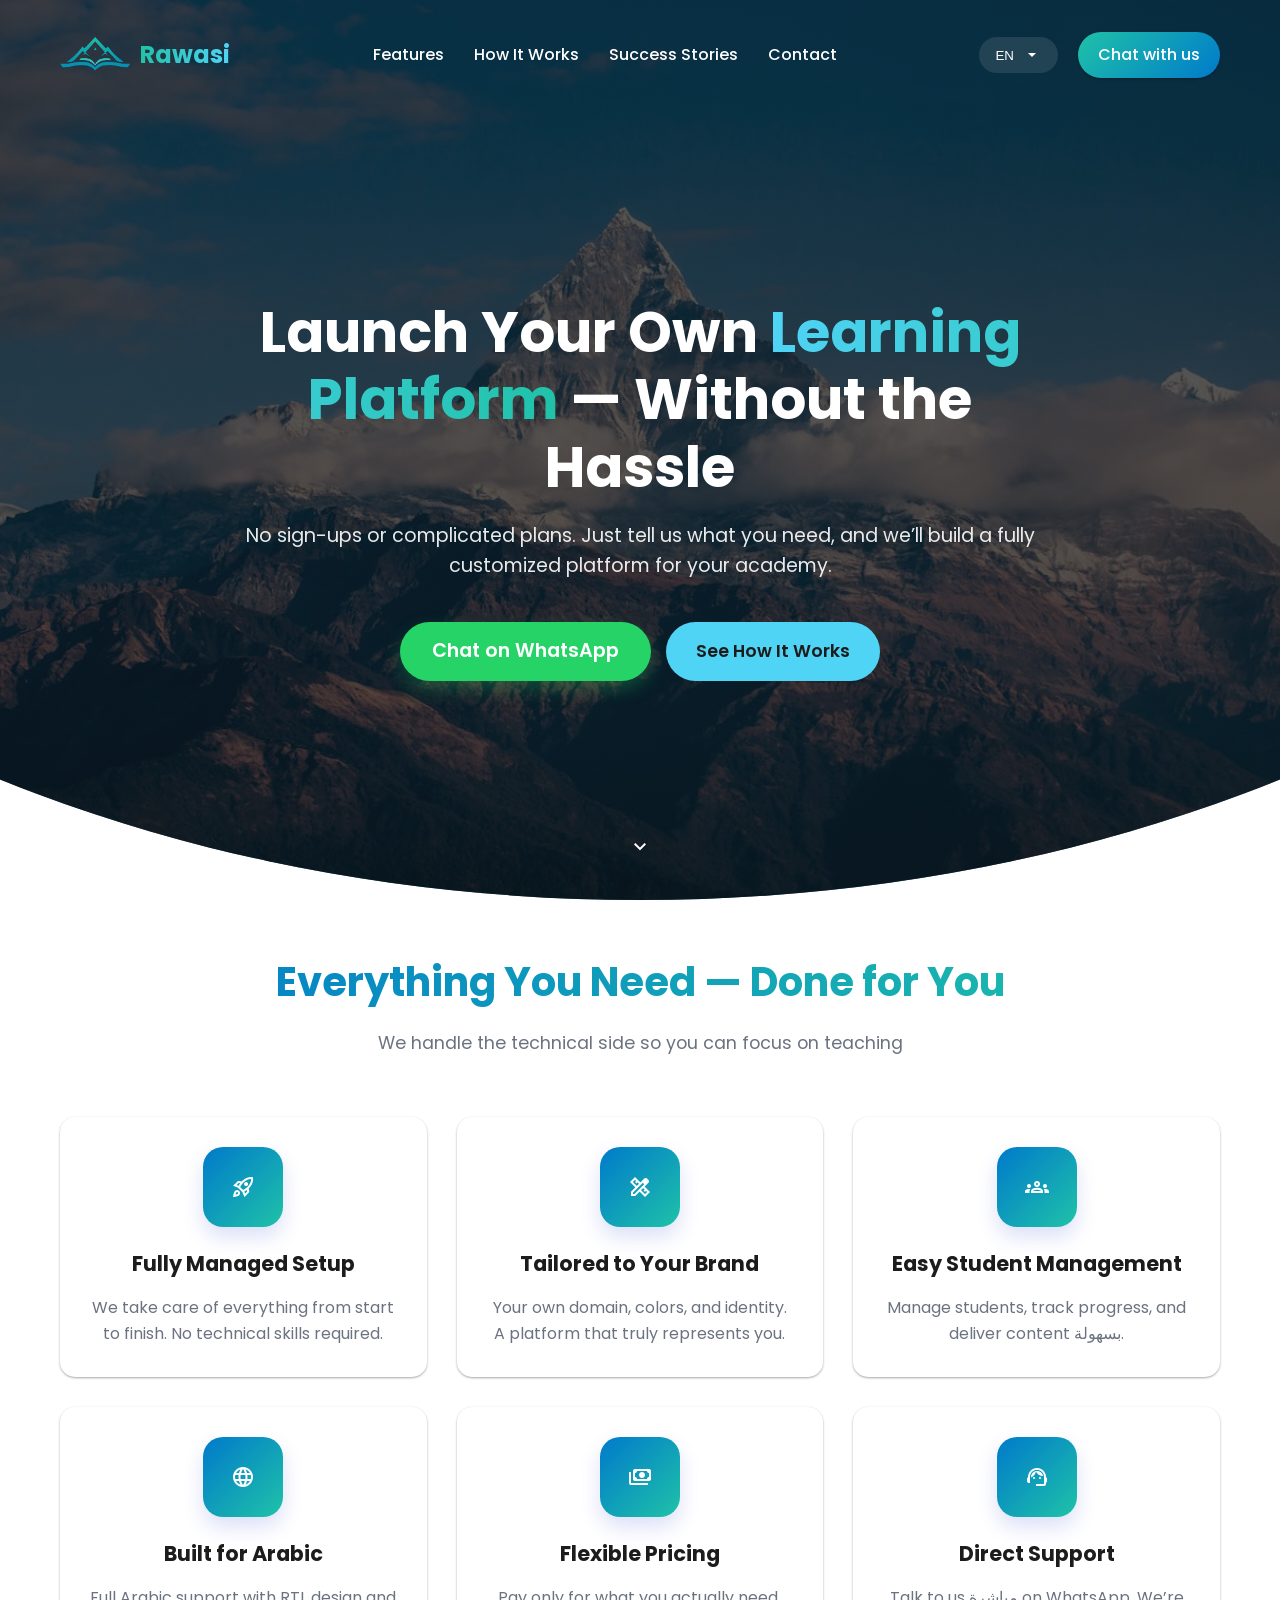
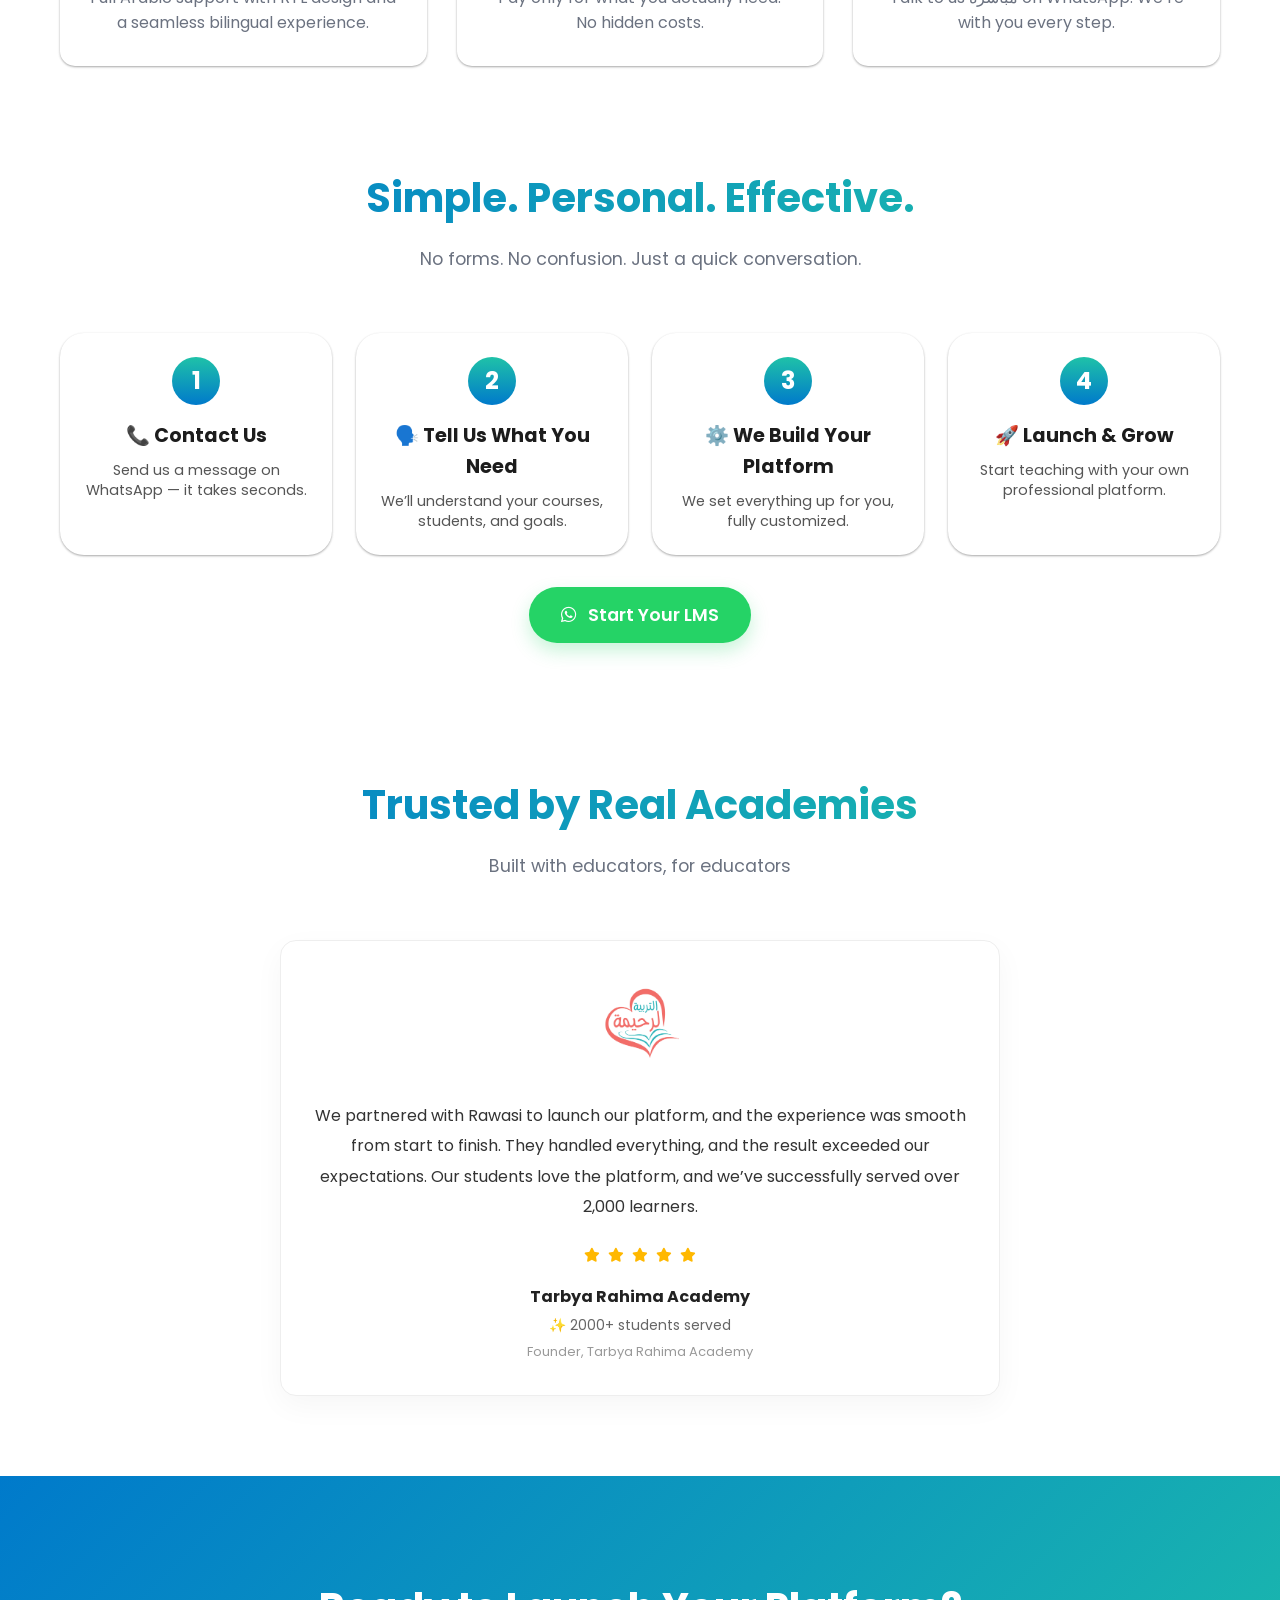
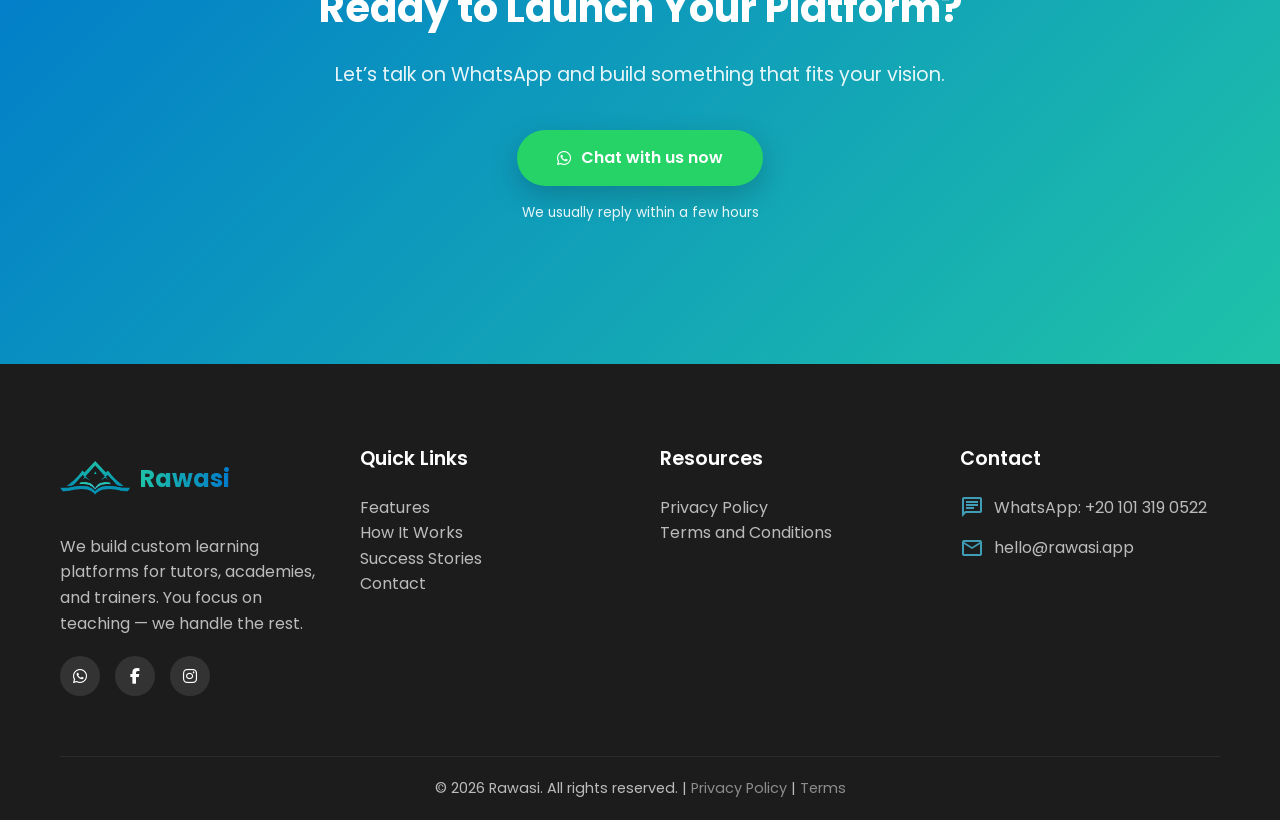
<file: index.html>
<!DOCTYPE html>
<html lang="en" dir="ltr">
<head>
    <meta charset="UTF-8">
    <title data-i18n="page_title">Rawasi - Your Custom Learning Platform</title>
    <meta name="viewport" content="width=device-width, initial-scale=1.0">
    <meta http-equiv="Content-Language" content="en">
    <meta name="description" data-i18n="meta_description"
          content="Get your own custom-built learning platform — no sign-up, no plans. Just contact us, we'll build it for you.">

    <meta property="og:title" content="Rawasi | Custom E-Learning Platform Development">
    <meta property="og:description" content="We build custom learning platforms tailored to your needs.">
    <meta property="og:image" content="https://rawasi.app/assets/images/preview.jpg">
    <meta property="og:url" content="https://rawasi.app">
    <meta property="og:type" content="website">
    <meta name="twitter:card" content="summary_large_image">
    <meta name="twitter:title" content="Rawasi | Custom Learning Platforms">
    <meta name="twitter:description" content="Get a fully custom-built LMS without the hassle.">
    <meta name="twitter:image" content="https://rawasi.app/assets/images/preview.jpg">
    <link rel="canonical" href="https://rawasi.app/">
    <script type="application/ld+json">
        {
            "@context": "https://schema.org",
            "@type": "Organization",
            "name": "Rawasi",
            "url": "https://rawasi.app",
            "logo": "https://rawasi.app/assets/logo.png",
            "description": "Custom-built learning platforms."
        }
    </script>

    <link rel="icon" type="image/png" href="assets/favicon/favicon-96x96.png" sizes="96x96" />
    <link rel="icon" type="image/svg+xml" href="assets/favicon/favicon.svg" />
    <link rel="shortcut icon" href="assets/favicon/favicon.ico" />
    <link rel="apple-touch-icon" sizes="180x180" href="assets/favicon/apple-touch-icon.png" />
    <link rel="manifest" href="assets/favicon/site.webmanifest" />

    <!-- Fonts -->
    <link rel="stylesheet"
          href="https://fonts.googleapis.com/css2?family=Poppins:wght@300;400;500;600;700&display=swap">
    <link rel="stylesheet" href="https://fonts.googleapis.com/css2?family=Tajawal:wght@400;500;700&display=swap">
    <link rel="stylesheet"
          href="https://fonts.googleapis.com/css2?family=Material+Symbols+Outlined:opsz,wght,FILL,GRAD@24,400,1,0">
    <link rel="stylesheet" href="https://cdnjs.cloudflare.com/ajax/libs/font-awesome/6.4.0/css/all.min.css">
    <link rel="stylesheet" href="assets/css/index.css"/>
    <style>
        .contact-flow {
            border-radius: 2rem;
        }
        .flow-steps {
            display: flex;
            flex-wrap: wrap;
            justify-content: space-between;
            gap: 1.5rem;
            margin-top: 2rem;
        }
        .flow-step {
            flex: 1;
            min-width: 180px;
            background: white;
            border-radius: 1.5rem;
            padding: 1.5rem;
            text-align: center;
            box-shadow: var(--shadow-sm);
            transition: transform 0.2s ease;
        }
        .flow-step:hover { transform: translateY(-5px); }
        .step-number {
            width: 48px;
            height: 48px;
            background: linear-gradient(180deg, var(--secondary), var(--primary));
            color: white;
            border-radius: 60px;
            display: inline-flex;
            align-items: center;
            justify-content: center;
            font-weight: bold;
            font-size: 1.5rem;
            margin-bottom: 1rem;
        }
        .step-title { font-weight: 700; margin-bottom: 0.5rem; font-size: 1.2rem; }
        .step-desc { color: #555; font-size: 0.9rem; line-height: 1.4; }
        .whatsapp-btn-large {
            background: #25D366;
            color: white;
            display: inline-flex;
            align-items: center;
            gap: 12px;
            padding: 14px 32px;
            border-radius: 60px;
            font-weight: 600;
            font-size: 1.2rem;
            transition: all 0.2s;
            box-shadow: 0 8px 18px rgba(37,211,102,0.25);
        }
        .whatsapp-btn-large:hover {
            background: #20b859;
            transform: scale(1.02);
            color: white;
        }
        .btn-wa {
            background: #25D366;
            color: white;
        }
        .contact-cta-simple {
            background: linear-gradient(120deg, #1e2a5e, #2b3b7a);
        }
        @media (max-width: 768px) {
            .flow-steps { flex-direction: column; }
            .contact-flow { padding: 1.5rem; }
        }
    </style>
</head>
<body>
<!-- Header -->
<header id="header">
    <div class="container header-container">
        <a href="#" class="logo">
            <img src="assets/images/logo.png" alt="Rawasi Logo" id="logo-img">
            <span class="logo-text" data-i18n="Rawasi">Rawasi</span>
        </a>

        <nav class="nav-links" id="nav-links">
            <a href="#features" class="nav-link" data-i18n="nav_features">Features</a>
            <a href="#how-it-works" class="nav-link" data-i18n="nav_how_it_works">How It Works</a>
            <a href="#testimonials" class="nav-link" data-i18n="nav_testimonials">Success Stories</a>
            <a href="#contact" class="nav-link" data-i18n="nav_contact">Contact</a>

            <!-- Mobile Auth Buttons (converted to contact) -->
            <div class="mobile-auth">
                <div class="language-dropdown">
                    <button class="dropdown-toggle" aria-expanded="false">
                        <span class="current-lang">EN</span>
                        <span class="material-symbols-outlined">arrow_drop_down</span>
                    </button>
                    <ul class="dropdown-menu">
                        <li><button data-lang="en"><span class="flag-icon">🇬🇧</span> English</button></li>
                        <li><button data-lang="ar"><span class="flag-icon">🇪🇬</span> العربية</button></li>
                    </ul>
                </div>
                <a href="https://wa.me/201013190522?text=Hi%20Rawasi%2C%20I%20want%20to%20get%20my%20custom%20LMS" target="_blank" class="btn btn-primary" data-i18n="contact_whatsapp_btn">Contact us on WhatsApp</a>
            </div>
        </nav>

        <div class="header-actions">
            <div class="desktop-auth">
                <div class="language-dropdown">
                    <button class="dropdown-toggle" aria-expanded="false">
                        <span class="current-lang">EN</span>
                        <span class="material-symbols-outlined">arrow_drop_down</span>
                    </button>
                    <ul class="dropdown-menu">
                        <li><button data-lang="en"><span class="flag-icon">🇬🇧</span> English</button></li>
                        <li><button data-lang="ar"><span class="flag-icon">🇪🇬</span> العربية</button></li>
                    </ul>
                </div>
                <a href="https://wa.me/201013190522?text=Hi%20Rawasi%2C%20I%20need%20a%20custom%20LMS%20for%20my%20academy" target="_blank" class="btn btn-primary" data-i18n="contact_whatsapp_btn">📱 Contact Us</a>
            </div>
        </div>

        <button class="mobile-menu-btn" id="mobile-menu-btn">
            <span class="material-symbols-outlined">menu</span>
        </button>
    </div>
</header>

<!-- Hero Section -->
<section class="hero" id="home">
    <div class="container">
        <div class="hero-content">
            <h1 class="hero-title" data-i18n="hero_title"></h1>
            <p class="hero-subtitle" data-i18n="hero_subtitle"></p>
            <div class="hero-cta">
                <a href="https://wa.me/201013190522?text=Let's%20build%20my%20LMS" target="_blank" class="btn btn-primary btn-lg whatsapp-btn-large" data-i18n="hero_cta_primary">
                    <i class="fab fa-whatsapp"></i> <span data-i18n="start_whatsapp">Start on WhatsApp</span>
                </a>
                <a href="#how-it-works" class="btn btn-accent btn-lg" data-i18n="hero_cta_secondary">How It Works</a>
            </div>
        </div>
    </div>
    <a href="#features" class="scroll-down">
        <span class="material-symbols-outlined">expand_more</span>
    </a>
</section>

<!-- Features Section -->
<section class="section" id="features">
    <div class="container">
        <div class="section-title">
            <h2 data-i18n="features_title"></h2>
            <p data-i18n="features_subtitle"></p>
        </div>

        <div class="features-grid">
            <div class="feature-card">
                <div class="feature-icon"><span class="material-symbols-outlined">rocket_launch</span></div>
                <h3 data-i18n="feature1_title">Done-for-You Setup</h3>
                <p data-i18n="feature1_desc">We build your entire platform — no tech skills needed. Launch in days, not months.</p>
            </div>
            <div class="feature-card">
                <div class="feature-icon"><span class="material-symbols-outlined">design_services</span></div>
                <h3 data-i18n="feature2_title">Fully Customized</h3>
                <p data-i18n="feature2_desc">Your brand, your colors, your domain. A platform that feels 100% yours.</p>
            </div>
            <div class="feature-card">
                <div class="feature-icon"><span class="material-symbols-outlined">groups</span></div>
                <h3 data-i18n="feature3_title">Student Management</h3>
                <p data-i18n="feature3_desc">Enroll, track, and engage students with ease. Built for tutors & academies.</p>
            </div>
            <div class="feature-card">
                <div class="feature-icon"><span class="material-symbols-outlined">language</span></div>
                <h3 data-i18n="feature4_title">Arabic-First Experience</h3>
                <p data-i18n="feature4_desc">Fully bilingual platform with Arabic interface, RTL support, and local payment options.</p>
            </div>
            <div class="feature-card">
                <div class="feature-icon"><span class="material-symbols-outlined">payments</span></div>
                <h3 data-i18n="feature5_title">Flexible Pricing</h3>
                <p data-i18n="feature5_desc">Pay only for features you need. No hidden fees, no lock-in contracts.</p>
            </div>
            <div class="feature-card">
                <div class="feature-icon"><span class="material-symbols-outlined">support_agent</span></div>
                <h3 data-i18n="feature6_title">Personal Support</h3>
                <p data-i18n="feature6_desc">Direct WhatsApp support from your first message. We’re with you every step.</p>
            </div>
        </div>
    </div>
</section>

<!-- How It Works Flow (custom flow: contact -> needs -> customize -> pricing) -->
<section class="section" id="how-it-works">
    <div class="container">
        <div class="section-title">
            <h2 data-i18n="flow_title">How to Get Your LMS — Simple & Personal</h2>
            <p data-i18n="flow_subtitle">No sign-ups, no plans to compare. Just tell us what you need.</p>
        </div>
        <div class="contact-flow">
            <div class="flow-steps">
                <div class="flow-step">
                    <div class="step-number">1</div>
                    <div class="step-title" data-i18n="step1_title">📞 Contact Us</div>
                    <div class="step-desc" data-i18n="step1_desc">Reach out via WhatsApp. One message — that's all it takes.</div>
                </div>
                <div class="flow-step">
                    <div class="step-number">2</div>
                    <div class="step-title" data-i18n="step2_title">🗣️ Tell Us Your Needs</div>
                    <div class="step-desc" data-i18n="step2_desc">We ask a few questions: courses, students, design preferences.</div>
                </div>
                <div class="flow-step">
                    <div class="step-number">3</div>
                    <div class="step-title" data-i18n="step3_title">⚙️ We Customize & Build</div>
                    <div class="step-desc" data-i18n="step3_desc">Our team provisions your personalized LMS — fully managed setup.</div>
                </div>
                <div class="flow-step">
                    <div class="step-number">4</div>
                    <div class="step-title" data-i18n="step4_title">💰 Fair Pricing</div>
                    <div class="step-desc" data-i18n="step4_desc">You get a price based on the features you actually need. No surprises.</div>
                </div>
            </div>
            <div style="text-align: center; margin-top: 2rem;">
                <a href="https://wa.me/201013190522?text=I%20want%20my%20custom%20LMS%20for%20my%20academy" target="_blank" class="btn btn-primary whatsapp-btn-large" style="background:#25D366; font-size:1.1rem;">
                    <i class="fab fa-whatsapp"></i> <span data-i18n="start_now_wa">Start Your Custom LMS →</span>
                </a>
            </div>
        </div>
    </div>
</section>

<!-- Social Proof Section: Tarbya Rahima Academy -->
<section class="section social-proof-section" id="testimonials">
    <div class="container">
        <div class="section-title">
            <h2 data-i18n="testimonial_title">Trusted by Leading Academies</h2>
            <p data-i18n="testimonial_subtitle">Real results from real educators</p>
        </div>
        <div class="testimonial-card">

            <!-- Logo -->
            <div class="testimonial-header">
                <img src="assets/images/tarbya-logo.png" alt="Academy Logo" class="testimonial-logo">
            </div>

            <!-- Text -->
            <div class="testimonial-text" data-i18n="testimonial_text_ar">
                "تعاونا مع رواسي للحصول على منصة تعليمية خاصة بنا..."
            </div>

            <!-- Rating -->
            <div class="testimonial-rating">
                <i class="fas fa-star"></i>
                <i class="fas fa-star"></i>
                <i class="fas fa-star"></i>
                <i class="fas fa-star"></i>
                <i class="fas fa-star"></i>
            </div>

            <!-- Author -->
            <div class="testimonial-author">
                <strong data-i18n="academy_name">أكاديمية التربية الرحيمة</strong>
                <div class="author-stats" data-i18n="student_stats">✨ 2000+ students served</div>
                <div class="author-role" data-i18n="testimonial_role">Founder, Tarbya Rahima Academy</div>
            </div>

        </div>
    </div>
</section>

<!-- Custom CTA: Contact-centric -->
<section class="cta" id="contact">
    <div class="container">
        <h2 data-i18n="cta_title_custom">Ready to Launch Your Academy Platform?</h2>
        <p data-i18n="cta_subtitle_custom">No forms. No pricing tables. Just a quick chat on WhatsApp to understand your vision.</p>
        <a href="https://wa.me/201013190522?text=Hello%2C%20I%20need%20a%20custom%20LMS%20for%20my%20tutoring%20business" target="_blank" class="cta-btn" style="background:#25D366; display:inline-flex; gap:10px; align-items:center; color: white">
            <i class="fab fa-whatsapp"></i> <span data-i18n="cta_whatsapp_action">Talk to Our Team →</span>
        </a>
        <p style="margin-top: 1rem; font-size: 0.85rem; opacity: 0.9;" data-i18n="cta_note">We'll reply within 2 hours (working days)</p>
    </div>
</section>

<!-- Footer -->
<footer>
    <div class="container">
        <div class="footer-content">
            <div class="footer-about">
                <div class="footer-logo">
                    <img src="assets/images/logo.png" alt="Rawasi Logo">
                    <span class="footer-logo-text" data-i18n="Rawasi">Rawasi</span>
                </div>
                <p data-i18n="footer_about">We build custom learning platforms for tutors, academies, and trainers. No tech skills needed — just your vision, and we bring it to life.</p>
                <div class="social-links">
                    <a href="https://wa.me/201013190522" class="social-link"><i class="fab fa-whatsapp"></i></a>
                    <a href="https://www.facebook.com/rawasi.platform/" class="social-link"><i class="fab fa-facebook-f"></i></a>
                    <a href="https://www.instagram.com/rawasi.platform/" class="social-link"><i class="fab fa-instagram"></i></a>
                </div>
            </div>

            <div class="footer-links">
                <h3 class="footer-heading" data-i18n="footer_links1">Quick Links</h3>
                <ul class="footer-links">
                    <li><a href="#features" class="footer-link" data-i18n="footer_link1">Features</a></li>
                    <li><a href="#how-it-works" class="footer-link" data-i18n="footer_link_how">How It Works</a></li>
                    <li><a href="#testimonials" class="footer-link" data-i18n="footer_link_success">Success Stories</a></li>
                    <li><a href="#contact" class="footer-link" data-i18n="footer_link_contact">Contact</a></li>
                </ul>
            </div>

            <div class="footer-links">
                <h3 class="footer-heading" data-i18n="footer_links2">Resources</h3>
                <ul class="footer-links">
                    <li><a href="privacy-policy" class="footer-link" data-i18n="footer_link5">Privacy Policy</a></li>
                    <li><a href="terms-and-conditions" class="footer-link" data-i18n="footer_link6">Terms and Conditions</a></li>
                </ul>
            </div>

            <div class="footer-contact">
                <h3 class="footer-heading" data-i18n="footer_contact">Contact Us</h3>
                <p><span class="material-symbols-outlined icon">chat</span> <span data-i18n="footer_whatsapp">WhatsApp: +20 123 456 7890</span></p>
                <p><span class="material-symbols-outlined icon">mail</span> <span data-i18n="footer_email">hello@rawasi.app</span></p>
            </div>
        </div>

        <div class="footer-bottom">
            <p>&copy; <span data-i18n="footer_copyright">2026 Rawasi. All rights reserved.</span> | <a href="#" class="footer-link" data-i18n="footer_privacy">Privacy Policy</a> | <a href="#" class="footer-link" data-i18n="footer_terms">Terms</a></p>
        </div>
    </div>
</footer>

<!-- Localization Script (simplified) -->
<script src="assets/js/localization.js"></script>
<script src="assets/js/config.js"></script>

<!-- Main Script -->
<script>
    // Mobile Menu Toggle
    const mobileMenuBtn = document.getElementById('mobile-menu-btn');
    const navLinks = document.getElementById('nav-links');
    if(mobileMenuBtn) {
        mobileMenuBtn.addEventListener('click', () => {
            navLinks.classList.toggle('active');
            mobileMenuBtn.innerHTML = navLinks.classList.contains('active') ?
                '<span class="material-symbols-outlined">close</span>' :
                '<span class="material-symbols-outlined">menu</span>';
        });
    }
    document.querySelectorAll('.nav-link').forEach(link => {
        link.addEventListener('click', () => {
            navLinks.classList.remove('active');
            if(mobileMenuBtn) mobileMenuBtn.innerHTML = '<span class="material-symbols-outlined">menu</span>';
        });
    });

    const header = document.getElementById('header');
    window.addEventListener('scroll', () => {
        if (window.scrollY > 50) header.classList.add('scrolled');
        else header.classList.remove('scrolled');
        const hero = document.querySelector('.hero');
        if(hero) {
            if (window.scrollY > 100) hero.classList.add('scrolled');
            else hero.classList.remove('scrolled');
        }
    });

    // Enhanced Language Dropdown
    const desktopDropdownToggle = document.querySelector('.desktop-auth .dropdown-toggle');
    const mobileDropdownToggle = document.querySelector('.mobile-auth .dropdown-toggle');
    const mobileDropdownMenu = document.querySelector('.mobile-auth .dropdown-menu');
    const desktopDropdownMenu = document.querySelector('.desktop-auth .dropdown-menu');

    if(desktopDropdownToggle) {
        desktopDropdownToggle.addEventListener('click', function(e) {
            e.stopPropagation();
            const isExpanded = this.getAttribute('aria-expanded') === 'true';
            this.setAttribute('aria-expanded', !isExpanded);
            if(desktopDropdownMenu) desktopDropdownMenu.classList.toggle('show');
        });
    }
    if(mobileDropdownToggle) {
        mobileDropdownToggle.addEventListener('click', function(e) {
            e.stopPropagation();
            const isExpanded = this.getAttribute('aria-expanded') === 'true';
            this.setAttribute('aria-expanded', !isExpanded);
            if(mobileDropdownMenu) mobileDropdownMenu.classList.toggle('show');
        });
    }

    document.addEventListener('click', function(e) {
        if (!e.target.closest('.desktop-auth .language-dropdown') && desktopDropdownMenu) {
            if(desktopDropdownToggle) desktopDropdownToggle.setAttribute('aria-expanded', 'false');
            desktopDropdownMenu.classList.remove('show');
        }
        if (navLinks && navLinks.classList.contains('active') && !e.target.closest('.mobile-auth .language-dropdown') && mobileDropdownMenu) {
            if(mobileDropdownToggle) mobileDropdownToggle.setAttribute('aria-expanded', 'false');
            mobileDropdownMenu.classList.remove('show');
        }
    });

    document.querySelectorAll('.dropdown-menu button').forEach(btn => {
        btn.addEventListener('click', function(e) {
            e.stopPropagation();
            const lang = this.dataset.lang;
            updatePageLanguage(lang);
            if(mobileDropdownMenu) mobileDropdownMenu.classList.remove('show');
            if(desktopDropdownMenu) desktopDropdownMenu.classList.remove('show');
            if(mobileDropdownToggle) mobileDropdownToggle.setAttribute('aria-expanded', 'false');
            if(desktopDropdownToggle) desktopDropdownToggle.setAttribute('aria-expanded', 'false');
            document.querySelectorAll('.current-lang').forEach(el => el.textContent = lang === 'en' ? 'EN' : 'الع');
        });
    });

    function updateLanguageDisplay(lang) {
        document.querySelectorAll('.current-lang').forEach(el => el.textContent = lang === 'en' ? 'EN' : 'الع');
    }
    document.addEventListener('DOMContentLoaded', () => {
        const savedLang = localStorage.getItem('Rawasi-lang') || 'en';
        if(typeof updatePageLanguage === 'function') updatePageLanguage(savedLang);
        else if(window.updatePageLanguage) window.updatePageLanguage(savedLang);
        updateLanguageDisplay(savedLang);
    });
    // smooth scroll
    document.querySelectorAll('a[href^="#"]').forEach(anchor => {
        anchor.addEventListener('click', function(e) {
            e.preventDefault();
            const targetId = this.getAttribute('href');
            if (targetId === '#') return;
            const targetElement = document.querySelector(targetId);
            if (targetElement) {
                window.scrollTo({ top: targetElement.offsetTop - 80, behavior: 'smooth' });
            }
        });
    });
</script>
</body>
</html>
</file>
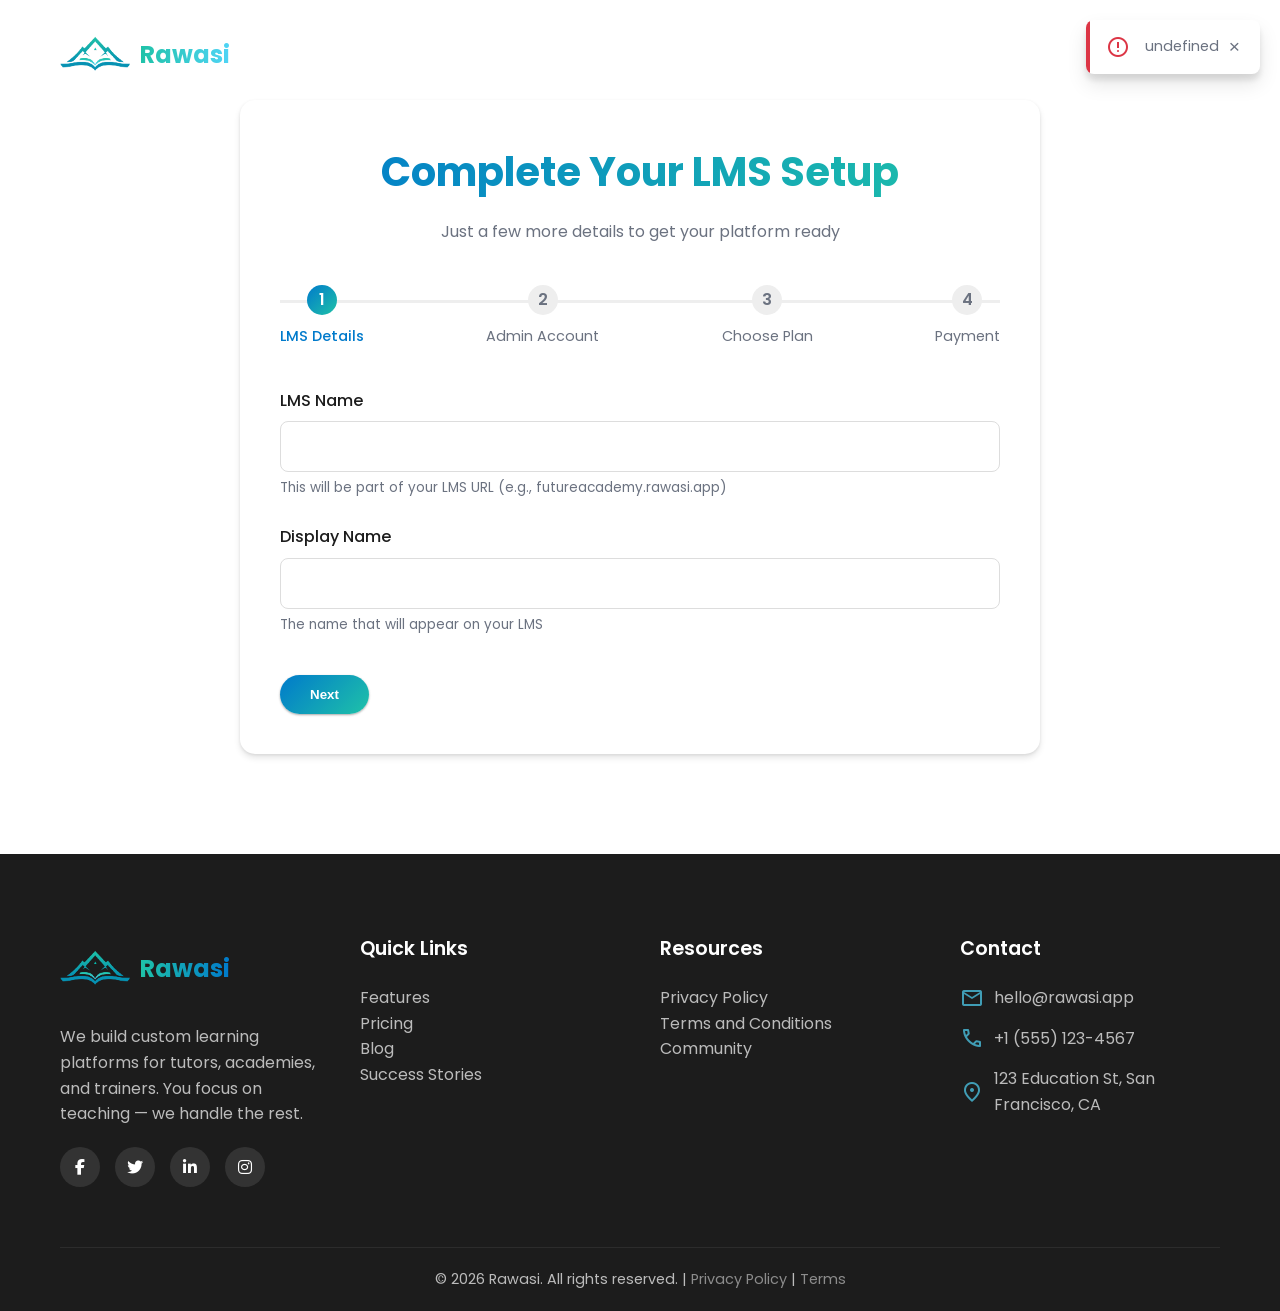
<file: create-lms.html>
<!DOCTYPE html>
<html lang="en" dir="ltr">
<head>
    <meta charset="UTF-8">
    <title data-i18n="create_lms_title">Rawasi - Create Your LMS</title>
    <meta name="viewport" content="width=device-width, initial-scale=1.0">
    <meta http-equiv="Content-Language" content="en">
    <meta name="description" data-i18n="create_lms_meta_description"
          content="Complete your LMS setup by choosing a name and plan for your platform.">

    <!-- Fonts -->
    <link rel="stylesheet"
          href="https://fonts.googleapis.com/css2?family=Poppins:wght@300;400;500;600;700&display=swap">
    <link rel="stylesheet" href="https://fonts.googleapis.com/css2?family=Tajawal:wght@400;500;700&display=swap">
    <link rel="stylesheet"
          href="https://fonts.googleapis.com/css2?family=Material+Symbols+Outlined:opsz,wght,FILL,GRAD@24,400,1,0">
    <link rel="stylesheet" href="https://cdnjs.cloudflare.com/ajax/libs/font-awesome/6.4.0/css/all.min.css">
    <link rel="stylesheet" href="assets/css/index.css">
    <style>
        /* Create LMS Container */
        .create-lms-container {
            max-width: 800px;
            margin: 100px auto;
            padding: 40px;
            background: white;
            border-radius: 15px;
            box-shadow: var(--shadow-md);
        }

        .create-lms-title {
            text-align: center;
            margin-bottom: 40px;
        }

        .create-lms-title h1 {
            font-size: 2.5rem;
            margin-bottom: 15px;
            background: linear-gradient(90deg, var(--primary), var(--secondary));
            -webkit-background-clip: text;
            background-clip: text;
            color: transparent;
        }

        .create-lms-title p {
            color: var(--gray);
        }

        /* Step Indicator */
        .step-indicator {
            display: flex;
            justify-content: space-between;
            margin-bottom: 40px;
            position: relative;
        }

        .step-indicator::before {
            content: '';
            position: absolute;
            top: 15px;
            left: 0;
            right: 0;
            height: 3px;
            background: #eee;
            z-index: 1;
        }

        .step {
            display: flex;
            flex-direction: column;
            align-items: center;
            position: relative;
            z-index: 2;
        }

        .step-number {
            width: 30px;
            height: 30px;
            border-radius: 50%;
            background: #eee;
            color: var(--gray);
            display: flex;
            align-items: center;
            justify-content: center;
            font-weight: 600;
            margin-bottom: 10px;
            transition: var(--transition);
        }

        .step.active .step-number {
            background: linear-gradient(135deg, var(--primary), var(--secondary));
            color: white;
        }

        .step.completed .step-number {
            background: var(--success);
            color: white;
        }

        .step-label {
            font-size: 0.9rem;
            color: var(--gray);
            text-align: center;
        }

        .step.active .step-label {
            color: var(--primary);
            font-weight: 500;
        }

        .step.completed .step-label {
            color: var(--dark);
        }

        /* Step Forms */
        .step-form {
            display: none;
        }

        .step-form.active {
            display: block;
            animation: fadeIn 0.5s ease;
        }

        .form-group {
            margin-bottom: 25px;
        }

        .form-group label {
            display: block;
            margin-bottom: 8px;
            font-weight: 500;
            color: var(--dark);
        }

        .form-control {
            width: 100%;
            padding: 12px 15px;
            border: 1px solid #ddd;
            border-radius: 8px;
            font-family: inherit;
            font-size: 1rem;
            transition: var(--transition);
        }

        .form-control:focus {
            border-color: var(--primary);
            outline: none;
            box-shadow: 0 0 0 3px rgba(78, 99, 217, 0.1);
        }

        .form-hint {
            font-size: 0.85rem;
            color: var(--gray);
            margin-top: 5px;
        }

        /* Plan Selection */
        .billing-toggle-container {
            display: flex;
            align-items: center;
            justify-content: center;
            margin-bottom: 30px;
            gap: 15px;
        }

        .billing-toggle-switch {
            position: relative;
            display: inline-block;
            width: 50px;
            height: 24px;
        }

        .billing-toggle-switch input {
            opacity: 0;
            width: 0;
            height: 0;
        }

        .billing-toggle-switch .slider {
            position: absolute;
            cursor: pointer;
            top: 0;
            left: 0;
            right: 0;
            bottom: 0;
            background: linear-gradient(135deg, var(--primary), var(--secondary));
            transition: var(--transition);
            border-radius: 34px;
        }

        .billing-toggle-switch .slider:before {
            position: absolute;
            content: "";
            height: 16px;
            width: 16px;
            left: 4px;
            bottom: 4px;
            background-color: white;
            transition: var(--transition);
            border-radius: 50%;
        }

        .billing-toggle-switch input:checked + .slider:before {
            transform: translateX(26px);
        }

        .toggle-label {
            font-weight: 500;
            color: var(--gray);
            transition: var(--transition);
        }

        .toggle-label.active {
            color: var(--primary);
            font-weight: 600;
        }

        .discount-badge {
            color: var(--success);
            font-size: 0.9em;
            margin-left: 5px;
        }

        .original-price {
            text-decoration: line-through;
            color: var(--gray);
            font-size: 0.9em;
            margin-left: 5px;
        }

        /* Plan Cards */
        .plan-cards {
            display: grid;
            grid-template-columns: repeat(auto-fit, minmax(200px, 1fr));
            gap: 20px;
            margin-bottom: 30px;
        }

        .plan-card {
            border: 1px solid #ddd;
            border-radius: 10px;
            padding: 20px;
            cursor: pointer;
            transition: var(--transition);
        }

        .plan-card:hover {
            border-color: var(--primary);
            transform: translateY(-5px);
            box-shadow: var(--shadow-sm);
        }

        .plan-card.selected {
            border: 2px solid var(--primary);
            background: rgba(78, 99, 217, 0.05);
        }

        .plan-card h3 {
            font-size: 1.2rem;
            margin-bottom: 10px;
            color: var(--dark);
        }

        .plan-card .price {
            font-size: 1.5rem;
            font-weight: 700;
            color: var(--primary);
            margin-bottom: 10px;
        }

        .plan-card .price span {
            font-size: 1rem;
            font-weight: 400;
            color: var(--gray);
        }

        .plan-card .features {
            font-size: 0.9rem;
            color: var(--gray);
            margin-bottom: 15px;
        }

        /* Price display logic */
        .price .yearly-price {
            display: none;
        }

        .price .monthly-price {
            display: block;
        }

        .billing-yearly .price .yearly-price {
            display: block;
        }

        .billing-yearly .price .monthly-price {
            display: none;
        }

        /* Form Actions */
        .form-actions {
            display: flex;
            justify-content: space-between;
            margin-top: 40px;
        }

        .btn-back {
            background: #eee;
            color: var(--dark);
            border: none;
            padding: 12px 25px;
            border-radius: 30px;
            font-weight: 500;
            cursor: pointer;
            transition: var(--transition);
        }

        .btn-back:hover {
            background: #ddd;
        }

        .btn-next {
            background: linear-gradient(135deg, var(--primary), var(--secondary));
            color: white;
            border: none;
            padding: 12px 30px;
            border-radius: 30px;
            font-weight: 600;
            cursor: pointer;
            transition: var(--transition);
            box-shadow: var(--shadow-sm);
        }

        .btn-next:hover {
            transform: translateY(-2px);
            box-shadow: var(--shadow-md);
        }

        .btn-submit {
            background: var(--success);
            color: white;
            border: none;
            padding: 12px 30px;
            border-radius: 30px;
            font-weight: 600;
            cursor: pointer;
            transition: var(--transition);
            box-shadow: var(--shadow-sm);
        }

        .btn-submit:hover {
            transform: translateY(-2px);
            box-shadow: var(--shadow-md);
            background: #218838;
        }

        /* Payment Button */
        .paymob-btn {
            background: var(--primary);
            color: white;
            border: none;
            padding: 15px 30px;
            border-radius: 30px;
            font-weight: 600;
            cursor: pointer;
            transition: var(--transition);
            box-shadow: var(--shadow-sm);
            width: 100%;
            text-align: center;
            display: block;
            margin-top: 20px;
        }

        .paymob-btn:hover {
            transform: translateY(-2px);
            box-shadow: var(--shadow-md);
            background: var(--primary-dark);
        }

        /* Responsive */
        @media (max-width: 768px) {
            .create-lms-container {
                margin: 80px auto;
                padding: 20px;
            }

            .create-lms-title h1 {
                font-size: 2rem;
            }

            .step-label {
                font-size: 0.8rem;
            }

            .plan-cards {
                grid-template-columns: 1fr;
            }
        }

        /* Header styles */
        .dropdown-toggle {
            background: linear-gradient(135deg, var(--secondary), var(--primary));
        }
        .dropdown-toggle:hover {
            background: linear-gradient(135deg, var(--secondary), var(--primary));
        }
        /* Notification System */
        .notification-container {
            position: fixed;
            top: 20px;
            right: 20px;
            z-index: 9999;
            max-width: 350px;
        }

        .notification {
            background: white;
            border-radius: 8px;
            padding: 15px 20px;
            margin-bottom: 10px;
            box-shadow: var(--shadow-lg);
            display: flex;
            align-items: center;
            animation: slideIn 0.3s ease forwards;
            position: relative;
            overflow: hidden;
        }

        .notification.hide {
            animation: slideOut 0.3s ease forwards;
        }

        @keyframes slideIn {
            from { transform: translateX(100%); opacity: 0; }
            to { transform: translateX(0); opacity: 1; }
        }

        @keyframes slideOut {
            from { transform: translateX(0); opacity: 1; }
            to { transform: translateX(100%); opacity: 0; }
        }

        .notification::before {
            content: '';
            position: absolute;
            left: 0;
            top: 0;
            bottom: 0;
            width: 4px;
        }

        .notification.success::before {
            background: var(--success);
        }

        .notification.error::before {
            background: var(--danger);
        }

        .notification.warning::before {
            background: var(--warning);
        }

        .notification.info::before {
            background: var(--info);
        }

        .notification-icon {
            margin-right: 15px;
            font-size: 1.5rem;
        }

        .notification.success .notification-icon {
            color: var(--success);
        }

        .notification.error .notification-icon {
            color: var(--danger);
        }

        .notification.warning .notification-icon {
            color: var(--warning);
        }

        .notification.info .notification-icon {
            color: var(--info);
        }

        .notification-content {
            flex: 1;
        }

        .notification-title {
            font-weight: 600;
            margin-bottom: 5px;
        }

        .notification-message {
            font-size: 0.9rem;
            color: var(--gray);
        }

        .notification-close {
            background: none;
            border: none;
            font-size: 1.2rem;
            cursor: pointer;
            color: var(--gray);
            margin-left: 10px;
        }

        /* Confirmation Details */
        .confirmation-details {
            background: #f9f9f9;
            border-radius: 10px;
            padding: 20px;
            margin-bottom: 20px;
        }

        .detail-row {
            display: flex;
            justify-content: space-between;
            margin-bottom: 10px;
            padding-bottom: 10px;
            border-bottom: 1px solid #eee;
        }

        .detail-row:last-child {
            margin-bottom: 0;
            padding-bottom: 0;
            border-bottom: none;
        }

        .detail-label {
            font-weight: 500;
            color: var(--dark);
        }

        .detail-value {
            color: var(--gray);
        }

        /* Payment Method Selection */
        .payment-methods {
            display: grid;
            grid-template-columns: repeat(auto-fit, minmax(150px, 1fr));
            gap: 15px;
            margin: 20px 0;
        }

        .payment-method {
            border: 1px solid #ddd;
            border-radius: 8px;
            padding: 15px;
            text-align: center;
            cursor: pointer;
            transition: var(--transition);
        }

        .payment-method:hover {
            border-color: var(--primary);
        }

        .payment-method.selected {
            border: 2px solid var(--primary);
            background: rgba(78, 99, 217, 0.05);
        }

        .payment-method i {
            font-size: 2rem;
            margin-bottom: 10px;
            color: var(--primary);
        }

        .payment-method span {
            display: block;
            font-weight: 500;
        }

        /* Validation styles */
        .validation-error {
            color: var(--danger);
            font-size: 0.85rem;
            margin-top: 5px;
            display: none;
        }

        .form-control.error {
            border-color: var(--danger);
        }

        /* Loading Spinner */
        .spinner {
            width: 24px;
            height: 24px;
            border: 3px solid rgba(255, 255, 255, 0.3);
            border-radius: 50%;
            border-top-color: white;
            animation: spin 1s ease infinite;
            display: inline-block;
            margin-right: 10px;
            vertical-align: middle;
        }
    </style>
</head>
<body>
<!-- Notification Container -->
<div class="notification-container" id="notification-container"></div>

<!-- Header -->
<header id="header">
    <div class="container header-container">
        <a href="index.html" class="logo">
            <img src="assets/images/logo.png" alt="Rawasi Logo" id="logo-img">
            <span class="logo-text" data-i18n="Rawasi">Rawasi</span>
        </a>

        <div class="header-actions">
            <!-- Language Dropdown -->
            <div class="language-dropdown">
                <button class="dropdown-toggle" aria-expanded="false">
                    <span class="current-lang">EN</span>
                    <span class="material-symbols-outlined">arrow_drop_down</span>
                </button>
                <ul class="dropdown-menu">
                    <li>
                        <button data-lang="en">
                            <span class="flag-icon">🇬🇧</span> English
                        </button>
                    </li>
                    <li>
                        <button data-lang="ar">
                            <span class="flag-icon">🇪🇬</span> العربية
                        </button>
                    </li>
                </ul>
            </div>
        </div>
    </div>
</header>

<!-- Create LMS Form -->
<main class="container">
    <div class="create-lms-container">
        <div class="create-lms-title">
            <h1 data-i18n="create_lms_heading">Complete Your LMS Setup</h1>
            <p data-i18n="create_lms_subheading">Just a few more details to get your platform ready</p>
        </div>

        <div class="step-indicator">
            <div class="step active" id="step-1">
                <div class="step-number">1</div>
                <div class="step-label" data-i18n="step1_label">LMS Details</div>
            </div>
            <div class="step" id="step-2">
                <div class="step-number">2</div>
                <div class="step-label" data-i18n="step2_label">Admin Account</div>
            </div>
            <div class="step" id="step-3">
                <div class="step-number">3</div>
                <div class="step-label" data-i18n="step3_label">Choose Plan</div>
            </div>
            <div class="step" id="step-4">
                <div class="step-number">4</div>
                <div class="step-label" data-i18n="step4_label">Payment</div>
            </div>
        </div>

        <form id="create-lms-form">
            <!-- Step 1: LMS Details -->
            <div class="step-form active" id="step-form-1">
                <div class="form-group">
                    <label for="lms-name" data-i18n="lms_name_label">LMS Name</label>
                    <input type="text" id="lms-name" class="form-control" required>
                    <div class="form-hint" data-i18n="lms_name_hint">This will be part of your LMS URL (e.g., futureacademy.rawasi.app)</div>
                    <div class="validation-error" id="lms-name-error" data-i18n="validation_lms_name">LMS name can only contain letters, numbers, and underscores, and must start with a letter</div>
                </div>

                <div class="form-group">
                    <label for="lms-display-name" data-i18n="lms_display_name_label">Display Name</label>
                    <input type="text" id="lms-display-name" class="form-control" required>
                    <div class="form-hint" data-i18n="lms_display_name_hint">The name that will appear on your LMS</div>
                    <div class="validation-error" id="lms-display-name-error" data-i18n="validation_required_field">This field is required</div>
                </div>

                <div class="form-actions">
                    <button type="button" class="btn-next" onclick="nextStep(1)" data-i18n="next_button">Next</button>
                </div>
            </div>

            <!-- Step 2: Admin Account -->
            <div class="step-form" id="step-form-2">
                <div class="form-group">
                    <label for="admin-name" data-i18n="admin_name_label">Admin Name</label>
                    <input type="text" id="admin-name" class="form-control" required>
                    <div class="validation-error" id="admin-name-error" data-i18n="validation_required_field">This field is required</div>
                </div>

                <div class="form-group">
                    <label for="admin-email" data-i18n="admin_email_label">Admin Email</label>
                    <input type="email" id="admin-email" class="form-control" required>
                    <div class="validation-error" id="admin-email-error" data-i18n="validation_invalid_email">Please enter a valid email address</div>
                </div>

                <div class="form-group">
                    <label for="admin-password" data-i18n="admin_password_label">Admin Password</label>
                    <input type="password" id="admin-password" class="form-control" required>
                    <div class="form-hint" data-i18n="password_hint">Password must be at least 8 characters long</div>
                    <div class="validation-error" id="admin-password-error" data-i18n="validation_password_length">Password must be at least 8 characters long</div>
                </div>

                <div class="form-group">
                    <label for="confirm-password" data-i18n="confirm_password_label">Confirm Password</label>
                    <input type="password" id="confirm-password" class="form-control" required>
                    <div class="validation-error" id="confirm-password-error" data-i18n="validation_password_mismatch">Passwords do not match</div>
                </div>

                <div class="form-actions">
                    <button type="button" class="btn-back" onclick="prevStep(2)" data-i18n="back_button">Back</button>
                    <button type="button" class="btn-next" onclick="nextStep(2)" data-i18n="next_button">Next</button>
                </div>
            </div>

            <!-- Step 3: Choose Plan -->
            <div class="step-form" id="step-form-3">
                <!-- Billing Toggle -->
                <div class="billing-toggle-container">
                    <span class="toggle-label monthly active" data-i18n="monthly_billing">Monthly</span>
                    <label class="billing-toggle-switch">
                        <input type="checkbox" id="billing-toggle">
                        <span class="slider"></span>
                    </label>
                    <p><span class="toggle-label yearly" data-i18n="yearly_billing">Yearly </span><span class="discount-badge" data-i18n="yearly_discount">(Save 20%)</span></p>
                </div>

                <!-- Plan Cards -->
                <div class="plan-cards">
                    <!-- Free Plan -->
                    <div class="plan-card" onclick="selectPlan('free')">
                        <h3 data-i18n="plan_free">Free</h3>
                        <div class="price">
                            <span class="monthly-price">EGP0 <span data-i18n="per_month">/month</span></span>
                            <span class="yearly-price">EGP0 <span data-i18n="per_year">/year</span></span>
                        </div>
                        <div class="features">
                            <p data-i18n="plan_free_features">1 course, 25 users, basic features</p>
                        </div>
                    </div>

                    <!-- basic Plan -->
                    <div class="plan-card" onclick="selectPlan('basic')">
                        <span class="popular-badge" data-i18n="popular">Popular</span>
                        <h3 data-i18n="plan_basic">basic</h3>
                        <div class="price">
                            <span class="monthly-price">EGP299 <span data-i18n="per_month">/month</span></span>
                            <span class="yearly-price">EGP2,868 <span data-i18n="per_year">/year</span> <span class="original-price">(EGP3,588)</span></span>
                        </div>
                        <div class="features">
                            <p data-i18n="plan_basic_features">10 courses, 100 users, custom domain</p>
                        </div>
                    </div>

                    <!-- Pro Plan -->
                    <div class="plan-card" onclick="selectPlan('pro')">
                        <h3 data-i18n="plan_pro">Pro</h3>
                        <div class="price">
                            <span class="monthly-price">EGP699 <span data-i18n="per_month">/month</span></span>
                            <span class="yearly-price">EGP6,708 <span data-i18n="per_year">/year</span> <span class="original-price">(EGP8,388)</span></span>
                        </div>
                        <div class="features">
                            <p data-i18n="plan_pro_features">Unlimited courses, 1000 users, advanced features</p>
                        </div>
                    </div>
                </div>

                <div class="validation-error" id="plan-error" data-i18n="validation_select_plan" style="display: none; text-align: center;">Please select a plan</div>

                <input type="hidden" id="selected-plan" value="">
                <input type="hidden" id="billing-cycle" value="monthly">

                <div class="form-actions">
                    <button type="button" class="btn-back" onclick="prevStep(3)" data-i18n="back_button">Back</button>
                    <button type="button" class="btn-next" onclick="nextStep(3)" data-i18n="next_button">Next</button>
                </div>
            </div>

            <!-- Step 4: Payment -->
            <div class="step-form" id="step-form-4">
                <div class="form-group">
                    <h3 data-i18n="payment_heading">Complete Your Setup</h3>
                    <p data-i18n="payment_subheading">Review your plan and proceed to payment</p>
                </div>

                <div class="confirmation-details">
                    <div class="detail-row">
                        <div class="detail-label" data-i18n="platform_name_label">Platform Name:</div>
                        <div class="detail-value" id="platform-name-confirm"></div>
                    </div>
                    <div class="detail-row">
                        <div class="detail-label" data-i18n="site_name_label">Display Name:</div>
                        <div class="detail-value" id="site-name-confirm"></div>
                    </div>
                    <div class="detail-row">
                        <div class="detail-label" data-i18n="admin_email_label">Admin Email:</div>
                        <div class="detail-value" id="admin-email-confirm"></div>
                    </div>
                    <div class="detail-row">
                        <div class="detail-label" data-i18n="plan_label">Plan:</div>
                        <div class="detail-value" id="plan-confirm"></div>
                    </div>
                    <div class="detail-row">
                        <div class="detail-label" data-i18n="billing_label">Billing Cycle:</div>
                        <div class="detail-value" id="billing-confirm"></div>
                    </div>
                    <div class="detail-row">
                        <div class="detail-label" data-i18n="price_label">Price:</div>
                        <div class="detail-value" id="price-confirm"></div>
                    </div>
                </div>

                <!-- Payment Method Selection (only for paid plans) -->
                <div id="payment-method-section" style="display: none;">
                    <h4 style="margin: 20px 0 15px;" data-i18n="select_payment_method">Select Payment Method</h4>
                    <div class="payment-methods">
                        <div class="payment-method" onclick="selectPaymentMethod('automatic')">
                            <i class="fas fa-credit-card"></i>
                            <span data-i18n="automatic_payment">Automatic Payment</span>
                        </div>
                        <div class="payment-method" onclick="selectPaymentMethod('manual')">
                            <i class="fas fa-money-bill-wave"></i>
                            <span data-i18n="manual_payment">Manual Payment</span>
                        </div>
                    </div>
                    <input type="hidden" id="selected-payment-method" value="">
                </div>

                <div id="payment-section">
                    <button type="button" class="paymob-btn" id="provision-btn" data-i18n="provision_button" style="display: none;">Provision My Platform</button>
                    <button type="button" class="paymob-btn" id="payment-btn" data-i18n="proceed_to_payment" style="display: none;">Proceed to Payment</button>
                </div>

                <div class="form-actions">
                    <button type="button" class="btn-back" onclick="prevStep(4)" data-i18n="back_button">Back</button>
                </div>
            </div>
        </form>
    </div>
</main>

<!-- Footer -->
<footer>
    <div class="container">
        <div class="footer-content">
            <div class="footer-about">
                <div class="footer-logo">
                    <img src="assets/images/logo.png" alt="Rawasi Logo">
                    <span class="footer-logo-text" data-i18n="Rawasi">Rawasi</span>
                </div>
                <p data-i18n="footer_about">Empowering creators and educators to build online learning experiences with ease. Your platform, your rules.</p>
                <div class="social-links">
                    <a href="#" class="social-link"><i class="fab fa-facebook-f"></i></a>
                    <a href="#" class="social-link"><i class="fab fa-twitter"></i></a>
                    <a href="#" class="social-link"><i class="fab fa-linkedin-in"></i></a>
                    <a href="#" class="social-link"><i class="fab fa-instagram"></i></a>
                </div>
            </div>

            <div class="footer-links">
                <h3 class="footer-heading" data-i18n="footer_links1">Quick Links</h3>
                <ul class="footer-links">
                    <li><a href="index.html#features" class="footer-link" data-i18n="footer_link1">Features</a></li>
                    <li><a href="index.html#pricing" class="footer-link" data-i18n="footer_link2">Pricing</a></li>
                    <li><a href="#" class="footer-link" data-i18n="footer_link3">Blog</a></li>
                    <li><a href="#" class="footer-link" data-i18n="footer_link4">Success Stories</a></li>
                </ul>
            </div>

            <div class="footer-links">
                <h3 class="footer-heading" data-i18n="footer_links2">Resources</h3>
                <ul class="footer-links">
                    <li><a href="#" class="footer-link" data-i18n="footer_link5">Documentation</a></li>
                    <li><a href="#" class="footer-link" data-i18n="footer_link6">Help Center</a></li>
                    <li><a href="#" class="footer-link" data-i18n="footer_link7">Community</a></li>
                </ul>
            </div>

            <div class="footer-contact">
                <h3 class="footer-heading" data-i18n="footer_contact">Contact Us</h3>
                <p><span class="material-symbols-outlined icon">mail</span> <span data-i18n="footer_email">support@rawasi.com</span></p>
                <p><span class="material-symbols-outlined icon">call</span> <span data-i18n="footer_phone">+1 (555) 123-4567</span></p>
                <p><span class="material-symbols-outlined icon">location_on</span> <span data-i18n="footer_address">123 Education St, San Francisco, CA</span></p>
            </div>
        </div>

        <div class="footer-bottom">
            <p>&copy; <span data-i18n="footer_copyright">2024 Rawasi. All rights reserved.</span> | <a href="#"
                                                                                                       class="footer-link"
                                                                                                       data-i18n="footer_privacy">Privacy
                Policy</a> | <a href="#" class="footer-link" data-i18n="footer_terms">Terms of Service</a></p>
        </div>
    </div>
</footer>
<script src="assets/js/config.js"></script>
<script>

    // Header scroll effect
    const header = document.getElementById('header');
    window.addEventListener('scroll', () => {
        if (window.scrollY > 50) {
            header.classList.add('scrolled');
        } else {
            header.classList.remove('scrolled');
        }
    });

    // Form step navigation
    let currentStep = 1;

    function nextStep(step) {
        if (validateStep(step)) {
            document.getElementById(`step-form-${step}`).classList.remove('active');
            document.getElementById(`step-${step}`).classList.remove('active');
            document.getElementById(`step-${step}`).classList.add('completed');

            currentStep = step + 1;

            document.getElementById(`step-form-${currentStep}`).classList.add('active');
            document.getElementById(`step-${currentStep}`).classList.add('active');

            // Update confirmation details on payment step
            if (currentStep === 3) {
                updateConfirmationDetails();
            }

            // Scroll to top of form
            document.querySelector('.create-lms-container').scrollIntoView({ behavior: 'smooth', block: 'start' });
        }
    }

    function prevStep(step) {
        document.getElementById(`step-form-${step}`).classList.remove('active');
        document.getElementById(`step-${step}`).classList.remove('active');

        currentStep = step - 1;

        document.getElementById(`step-form-${currentStep}`).classList.add('active');
        document.getElementById(`step-${currentStep}`).classList.add('active');
        document.getElementById(`step-${currentStep}`).classList.remove('completed');

        // Scroll to top of form
        document.querySelector('.create-lms-container').scrollIntoView({ behavior: 'smooth', block: 'start' });
    }

    function validateStep(step) {
        let isValid = true;

        // Reset validation errors
        document.querySelectorAll('.validation-error').forEach(el => {
            el.style.display = 'none';
        });
        document.querySelectorAll('.form-control').forEach(el => {
            el.classList.remove('error');
        });

        if (step === 1) {
            const lmsName = document.getElementById('lms-name').value;
            const displayName = document.getElementById('lms-display-name').value;

            if (!lmsName) {
                document.getElementById('lms-name-error').style.display = 'block';
                document.getElementById('lms-name').classList.add('error');
                isValid = false;
            } else if (!/^[a-zA-Z_][a-zA-Z0-9_]*$/.test(lmsName)) {
                document.getElementById('lms-name-error').style.display = 'block';
                document.getElementById('lms-name').classList.add('error');
                isValid = false;
            }

            if (!displayName) {
                document.getElementById('lms-display-name-error').style.display = 'block';
                document.getElementById('lms-display-name').classList.add('error');
                isValid = false;
            }

            if (!isValid) {
                showNotification('error', translations[currentLang].validation_required_fields);
            }

            return isValid;
        } else if (step === 2) {
            const adminName = document.getElementById('admin-name').value;
            const adminEmail = document.getElementById('admin-email').value;
            const adminPassword = document.getElementById('admin-password').value;
            const confirmPassword = document.getElementById('confirm-password').value;

            if (!adminName) {
                document.getElementById('admin-name-error').style.display = 'block';
                document.getElementById('admin-name').classList.add('error');
                isValid = false;
            }

            if (!adminEmail) {
                document.getElementById('admin-email-error').style.display = 'block';
                document.getElementById('admin-email').classList.add('error');
                isValid = false;
            } else if (!/^[^\s@]+@[^\s@]+\.[^\s@]+$/.test(adminEmail)) {
                document.getElementById('admin-email-error').style.display = 'block';
                document.getElementById('admin-email').classList.add('error');
                isValid = false;
            }

            if (!adminPassword) {
                document.getElementById('admin-password-error').style.display = 'block';
                document.getElementById('admin-password').classList.add('error');
                isValid = false;
            } else if (adminPassword.length < 8) {
                document.getElementById('admin-password-error').style.display = 'block';
                document.getElementById('admin-password').classList.add('error');
                isValid = false;
            }

            if (!confirmPassword) {
                document.getElementById('confirm-password-error').style.display = 'block';
                document.getElementById('confirm-password').classList.add('error');
                isValid = false;
            } else if (adminPassword !== confirmPassword) {
                document.getElementById('confirm-password-error').style.display = 'block';
                document.getElementById('confirm-password').classList.add('error');
                isValid = false;
            }

            if (!isValid) {
                showNotification('error', translations[currentLang].validation_required_fields);
            }

            return isValid;
        } else if (step === 3) {
            const selectedPlan = document.getElementById('selected-plan').value;

            if (!selectedPlan) {
                document.getElementById('plan-error').style.display = 'block';
                showNotification('error', translations[currentLang].validation_select_plan);
                return false;
            }

            return true;
        }

        return true;
    }

    function selectPlan(plan) {
        const billingCycle = document.getElementById('billing-cycle').value;
        document.querySelectorAll('.plan-card').forEach(card => {
            card.classList.remove('selected');
        });

        document.querySelectorAll('.plan-card').forEach((card, index) => {
            const planTypes = ['free', 'basic', 'pro'];
            if (plan === planTypes[index]) {
                card.classList.add('selected');
            }
        });

        document.getElementById('selected-plan').value = `${plan}-${billingCycle}`;
        document.getElementById('plan-error').style.display = 'none';
    }

    function selectPaymentMethod(method) {
        document.querySelectorAll('.payment-method').forEach(el => {
            el.classList.remove('selected');
        });

        document.querySelectorAll('.payment-method').forEach(el => {
            if (el.textContent.includes(method === 'automatic' ? 'Automatic' : 'Manual')) {
                el.classList.add('selected');
            }
        });

        document.getElementById('selected-payment-method').value = method;
    }

    function updateConfirmationDetails() {
        const lmsName = document.getElementById('lms-name').value;
        const displayName = document.getElementById('lms-display-name').value;
        const adminEmail = document.getElementById('admin-email').value;
        const selectedPlan = document.getElementById('selected-plan').value;

        // Split plan into type and billing cycle
        const [planType, billingCycle] = selectedPlan.includes('-') ?
            selectedPlan.split('-') : [selectedPlan, 'monthly'];

        // Update confirmation display
        document.getElementById('platform-name-confirm').textContent = lmsName.toLowerCase() + '.rawasi.app';
        document.getElementById('site-name-confirm').textContent = displayName;
        document.getElementById('admin-email-confirm').textContent = adminEmail;
        document.getElementById('plan-confirm').textContent =
            `${planType.charAt(0).toUpperCase() + planType.slice(1)} Plan`;
        document.getElementById('billing-confirm').textContent =
            billingCycle === 'monthly' ? 'Monthly' : 'Yearly';

        // Calculate and display price
        let price = 'EGP0';
        if (planType === 'basic') {
            price = billingCycle === 'monthly' ? 'EGP299/month' : 'EGP2,868/year (Save 20%)';
        } else if (planType === 'pro') {
            price = billingCycle === 'monthly' ? 'EGP699/month' : 'EGP6,708/year (Save 20%)';
        }
        document.getElementById('price-confirm').textContent = price;

        // Show appropriate button (provision or payment)
        if (planType === 'free') {
            document.getElementById('provision-btn').style.display = 'block';
            document.getElementById('payment-btn').style.display = 'none';
            document.getElementById('payment-method-section').style.display = 'none';
        } else {
            document.getElementById('provision-btn').style.display = 'none';
            document.getElementById('payment-btn').style.display = 'block';
            document.getElementById('payment-method-section').style.display = 'block';
        }
    }

    async function provisionPlatform() {
        try {
            const lmsName = document.getElementById('lms-name').value;
            const displayName = document.getElementById('lms-display-name').value;
            const adminName = document.getElementById('admin-name').value;
            const adminEmail = document.getElementById('admin-email').value;
            const adminPassword = document.getElementById('admin-password').value;
            const plan = document.getElementById('selected-plan').value;

            // Get token from URL
            const urlParams = new URLSearchParams(window.location.search);
            const token = urlParams.get('token');

            if (!token) {
                showNotification('error', translations[currentLang].session_expired);
                setTimeout(() => {
                    window.location.href = 'sign-up.html';
                }, 3000);
                return;
            }

            // Show loading state
            const provisionBtn = document.getElementById('provision-btn');
            const originalText = provisionBtn.innerHTML;
            provisionBtn.disabled = true;
            provisionBtn.innerHTML = '<span class="spinner"></span> Processing...';

            // Call backend to provision platform
            const response = await fetch(`${config.API_URL}/tenants/provision`, {
                method: 'POST',
                headers: {
                    'Content-Type': 'application/json'
                },
                body: JSON.stringify({
                    token,
                    lmsName,
                    displayName,
                    adminName,
                    adminEmail,
                    adminPassword,
                    plan
                })
            });

            const data = await response.json();

            if (response.ok) {
                showNotification('success', translations[currentLang].provision_success);
                // Redirect to success page or platform URL after a delay
                setTimeout(() => {
                    window.location.href = 'https://' + lmsName.toLowerCase() + '.rawasi.app';
                }, 2000);
            } else {
                showNotification('error', data.message || translations[currentLang].provision_error);
                provisionBtn.disabled = false;
                provisionBtn.innerHTML = originalText;
            }
        } catch (error) {
            console.error('Error:', error);
            showNotification('error', translations[currentLang].network_error);
            const provisionBtn = document.getElementById('provision-btn');
            provisionBtn.disabled = false;
            provisionBtn.innerHTML = 'Provision My Platform';
        }
    }

    async function processPayment() {
        try {
            const selectedPaymentMethod = document.getElementById('selected-payment-method').value;
            const planType = document.getElementById('selected-plan').value.split('-')[0];

            // For free plan, just provision
            if (planType === 'free') {
                provisionPlatform();
                return;
            }

            // For paid plans, check if payment method is selected
            if (!selectedPaymentMethod) {
                showNotification('error', translations[currentLang].payment_method_required);
                return;
            }

            const lmsName = document.getElementById('lms-name').value;
            const displayName = document.getElementById('lms-display-name').value;
            const adminName = document.getElementById('admin-name').value;
            const adminEmail = document.getElementById('admin-email').value;
            const adminPassword = document.getElementById('admin-password').value;
            const plan = document.getElementById('selected-plan').value;

            // Get token from URL
            const urlParams = new URLSearchParams(window.location.search);
            const token = urlParams.get('token');

            if (!token) {
                showNotification('error', translations[currentLang].session_expired);
                setTimeout(() => {
                    window.location.href = 'sign-up.html';
                }, 3000);
                return;
            }

            // Show appropriate message based on payment method
            if (selectedPaymentMethod === 'manual') {

                // Call backend for manual payment processing
                const response = await fetch(`${config.API_URL}/tenants/pay/manual`, {
                    method: 'POST',
                    headers: {
                        'Content-Type': 'application/json'
                    },
                    body: JSON.stringify({
                        token,
                        lmsName,
                        displayName,
                        adminName,
                        adminEmail,
                        adminPassword,
                        plan
                    })
                });

                const data = await response.json();

                if (response.ok) {
                    window.location.href = data.url;
                } else {
                    showNotification('error', data.message || translations[currentLang].payment_error);
                }

            } else if (selectedPaymentMethod === 'automatic') {

                // Show loading state
                const paymentBtn = document.getElementById('payment-btn');
                const originalText = paymentBtn.innerHTML;
                paymentBtn.disabled = true;
                paymentBtn.innerHTML = '<span class="spinner"></span> Redirecting...';

                // Call backend to initiate payment
                const response = await fetch(`${config.API_URL}/tenants/pay/automatic`, {
                    method: 'POST',
                    headers: {
                        'Content-Type': 'application/json'
                    },
                    body: JSON.stringify({
                        token,
                        lmsName,
                        displayName,
                        adminName,
                        adminEmail,
                        adminPassword,
                        plan
                    })
                });

                const data = await response.json();

                if (response.ok) {
                    // Redirect to payment gateway
                    window.location.href = data.url;
                } else {
                    showNotification('error', data.message || translations[currentLang].payment_error);
                    paymentBtn.disabled = false;
                    paymentBtn.innerHTML = originalText;
                }
            }
        } catch (error) {
            console.error('Error:', error);
            showNotification('error', translations[currentLang].network_error);
            const paymentBtn = document.getElementById('payment-btn');
            paymentBtn.disabled = false;
            paymentBtn.innerHTML = 'Proceed to Payment';
        }
    }

    // Notification system
    function showNotification(type, message, title = '') {
        const notificationContainer = document.getElementById('notification-container');
        const notification = document.createElement('div');
        notification.className = `notification ${type}`;

        let icon = 'info';
        if (type === 'success') icon = 'check_circle';
        if (type === 'error') icon = 'error';
        if (type === 'warning') icon = 'warning';

        notification.innerHTML = `
            <span class="material-symbols-outlined notification-icon">${icon}</span>
            <div class="notification-content">
                ${title ? `<div class="notification-title">${title}</div>` : ''}
                <div class="notification-message">${message}</div>
            </div>
            <button class="notification-close">&times;</button>
        `;

        notificationContainer.appendChild(notification);

        // Add close event
        notification.querySelector('.notification-close').addEventListener('click', () => {
            notification.classList.add('hide');
            setTimeout(() => {
                notificationContainer.removeChild(notification);
            }, 300);
        });

        // Auto remove after 5 seconds
        setTimeout(() => {
            if (notification.parentNode) {
                notification.classList.add('hide');
                setTimeout(() => {
                    if (notification.parentNode) {
                        notificationContainer.removeChild(notification);
                    }
                }, 300);
            }
        }, 5000);
    }

    // Initialize language
    let currentLang = 'en';
    document.addEventListener('DOMContentLoaded', () => {
        const savedLang = localStorage.getItem('Rawasi-lang') || 'en';
        updatePageLanguage(savedLang);

        // Update language display
        document.querySelectorAll('.current-lang').forEach(e => {
            e.textContent = savedLang === 'en' ? 'EN' : 'الع';
        });

        // Language dropdown functionality
        document.querySelectorAll('.dropdown-menu button').forEach(btn => {
            btn.addEventListener('click', function(e) {
                e.stopPropagation();
                const lang = this.dataset.lang;
                updatePageLanguage(lang);

                // Update language display
                document.querySelectorAll('.current-lang').forEach(e => {
                    e.textContent = lang === 'en' ? 'EN' : 'الع';
                });

                // Close dropdowns
                document.querySelectorAll('.dropdown-menu').forEach(menu => {
                    menu.classList.remove('show');
                });
                document.querySelectorAll('.dropdown-toggle').forEach(toggle => {
                    toggle.setAttribute('aria-expanded', 'false');
                });
            });
        });

        // Dropdown toggle functionality
        document.querySelectorAll('.dropdown-toggle').forEach(toggle => {
            toggle.addEventListener('click', function(e) {
                e.stopPropagation();
                const isExpanded = this.getAttribute('aria-expanded') === 'true';
                this.setAttribute('aria-expanded', !isExpanded);

                const menu = this.nextElementSibling;
                if (menu.classList.contains('dropdown-menu')) {
                    menu.classList.toggle('show');
                }
            });
        });

        // Close dropdowns when clicking outside
        document.addEventListener('click', function() {
            document.querySelectorAll('.dropdown-menu').forEach(menu => {
                menu.classList.remove('show');
            });
            document.querySelectorAll('.dropdown-toggle').forEach(toggle => {
                toggle.setAttribute('aria-expanded', 'false');
            });
        });

        // Billing toggle functionality
        document.getElementById('billing-toggle').addEventListener('change', function() {
            const isYearly = this.checked;
            document.getElementById('billing-cycle').value = isYearly ? 'yearly' : 'monthly';

            // Update UI
            document.querySelectorAll('.toggle-label').forEach(label => {
                label.classList.remove('active');
            });

            if (isYearly) {
                document.querySelector('.toggle-label.yearly').classList.add('active');
                document.querySelector('.plan-cards').classList.add('billing-yearly');
            } else {
                document.querySelector('.toggle-label.monthly').classList.add('active');
                document.querySelector('.plan-cards').classList.remove('billing-yearly');
            }

            // Update selected plan if one is already selected
            const selectedPlan = document.getElementById('selected-plan').value;
            if (selectedPlan) {
                const planType = selectedPlan.split('-')[0];
                document.getElementById('selected-plan').value = `${planType}-${isYearly ? 'yearly' : 'monthly'}`;
            }
        });

        // Button event listeners
        document.getElementById('provision-btn').addEventListener('click', provisionPlatform);
        document.getElementById('payment-btn').addEventListener('click', processPayment);

        // Verify token on page load
        verifyToken();
    });

    // Update page language
    function updatePageLanguage(lang) {
        currentLang = lang;
        document.documentElement.lang = lang;
        document.documentElement.dir = lang === 'ar' ? 'rtl' : 'ltr';

        // Update all translatable elements
        document.querySelectorAll('[data-i18n]').forEach(el => {
            const key = el.getAttribute('data-i18n');
            if (translations[lang] && translations[lang][key]) {
                el.textContent = translations[lang][key];

                // For input placeholders
                if (el.tagName === 'INPUT' && el.getAttribute('placeholder')) {
                    el.setAttribute('placeholder', translations[lang][key]);
                }
            }
        });

        // Save language preference
        localStorage.setItem('Rawasi-lang', lang);
    }

    async function verifyToken() {
        const urlParams = new URLSearchParams(window.location.search);
        const token = urlParams.get('token');

        if (!token) {
            showNotification('error', translations[currentLang].session_expired);
            setTimeout(() => {
                window.location.href = 'sign-up.html';
            }, 3000);
            return;
        }

        try {
            const response = await fetch(`${config.API_URL}/tenants/verify`, {
                method: 'POST',
                headers: {
                    'Content-Type': 'application/json'
                },
                body: JSON.stringify({ token })
            });

            const data = await response.json();

            if (!response.ok) {
                showNotification('error', data.message || translations[currentLang].session_expired);
                setTimeout(() => {
                    window.location.href = 'sign-up.html';
                }, 3000);
            }
        } catch (error) {
            console.error('Error:', error);
            showNotification('error', translations[currentLang].network_error);
            setTimeout(() => {
                window.location.href = 'sign-up.html';
            }, 3000);
        }
    }
</script>
<script src="assets/js/localization.js"></script>
</body>
</html>
</file>
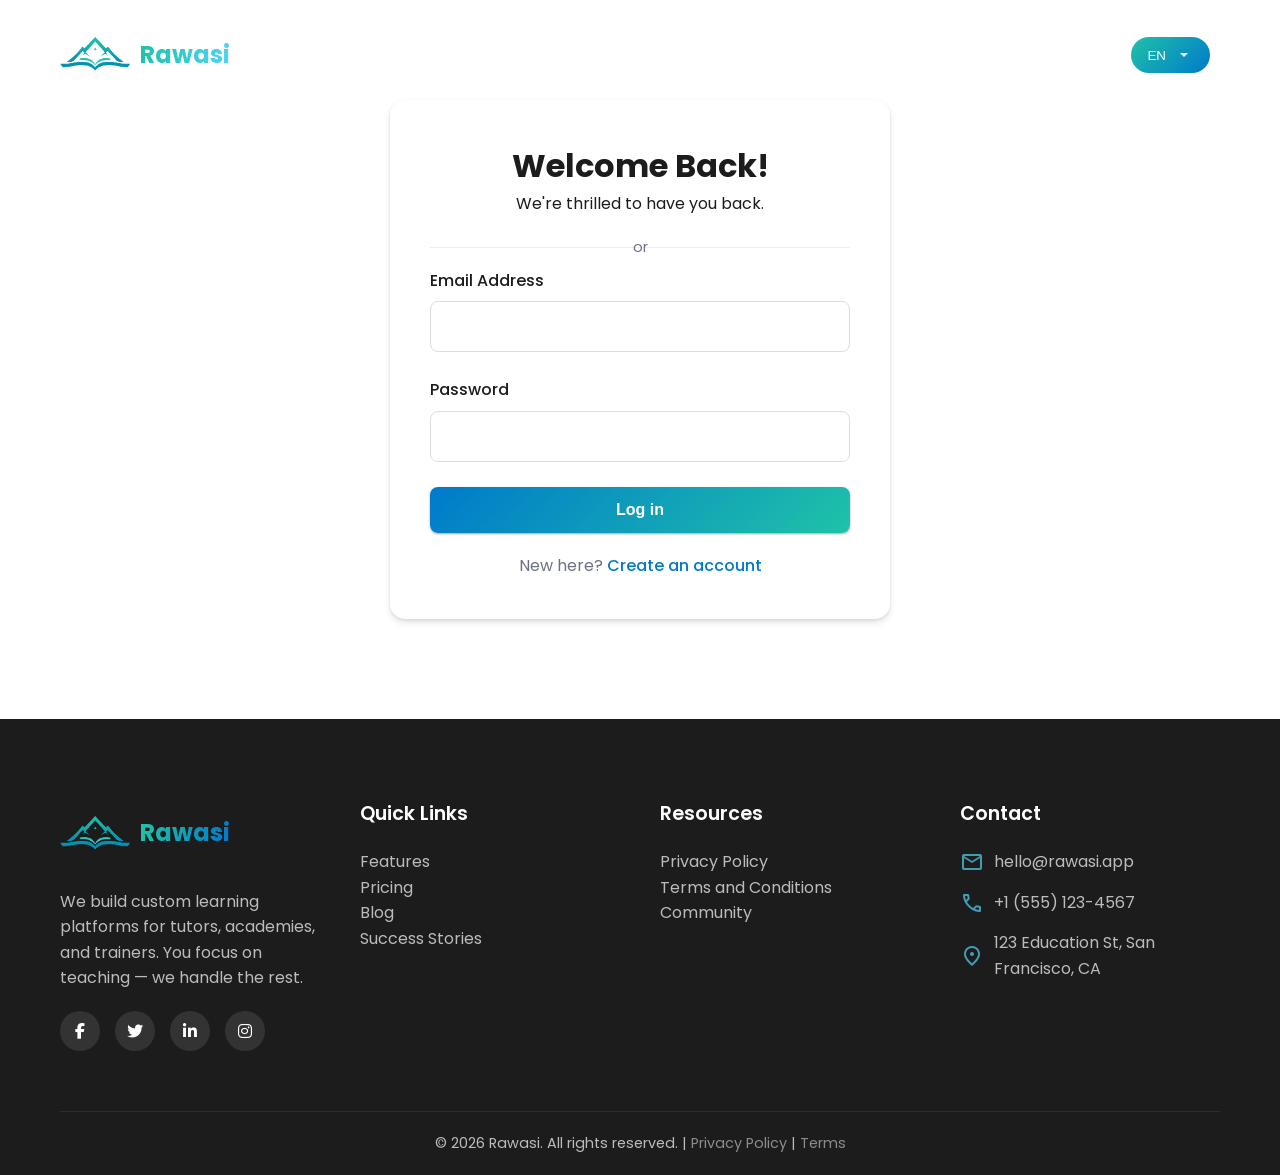
<file: login.html>
<!DOCTYPE html>
<html lang="en" dir="ltr">
<head>
    <meta charset="UTF-8">
    <title data-i18n="login_title">Rawasi - Login</title>
    <meta name="viewport" content="width=device-width, initial-scale=1.0">
    <meta http-equiv="Content-Language" content="en">
    <meta name="description" data-i18n="login_meta_description"
          content="Login to your Rawasi account to access your learning management system.">

    <!-- Fonts -->
    <link rel="stylesheet"
          href="https://fonts.googleapis.com/css2?family=Poppins:wght@300;400;500;600;700&display=swap">
    <link rel="stylesheet" href="https://fonts.googleapis.com/css2?family=Tajawal:wght@400;500;700&display=swap">
    <link rel="stylesheet"
          href="https://fonts.googleapis.com/css2?family=Material+Symbols+Outlined:opsz,wght,FILL,GRAD@24,400,1,0">
    <link rel="stylesheet" href="https://cdnjs.cloudflare.com/ajax/libs/font-awesome/6.4.0/css/all.min.css">
    <link rel="stylesheet" href="assets/css/index.css">
    <style>
        /* Sign Up Container */
        .login-container {
            max-width: 500px;
            margin: 100px auto;
            padding: 40px;
            background: white;
            border-radius: 15px;
            box-shadow: var(--shadow-md);
        }

        .login-title {
            text-align: center;
            margin-bottom: 30px;
        }

        .signup-title h1 {
            font-size: 2.2rem;
            margin-bottom: 10px;
            background: linear-gradient(90deg, var(--primary), var(--secondary));
            -webkit-background-clip: text;
            background-clip: text;
            color: transparent;
        }

        .signup-title p {
            color: var(--gray);
            font-size: 1rem;
        }

        /* Form Styles */
        .form-group {
            margin-bottom: 25px;
            position: relative;
        }

        .form-group label {
            display: block;
            margin-bottom: 8px;
            font-weight: 500;
            color: var(--dark);
        }

        .form-control {
            width: 100%;
            padding: 12px 15px;
            border: 1px solid #ddd;
            border-radius: 8px;
            font-family: inherit;
            font-size: 1rem;
            transition: var(--transition);
        }

        .form-control:focus {
            border-color: var(--primary);
            outline: none;
            box-shadow: 0 0 0 3px rgba(78, 99, 217, 0.1);
        }

        .password-hint {
            font-size: 0.85rem;
            color: var(--gray);
            margin-top: 5px;
        }

        /* Google Sign In Button */
        .google-signin-btn {
            display: flex;
            align-items: center;
            justify-content: center;
            background: white;
            color: #5F6368;
            border: 1px solid #DADCE0;
            padding: 12px;
            border-radius: 8px;
            font-weight: 500;
            cursor: pointer;
            transition: var(--transition);
            width: 100%;
            margin-bottom: 20px;
        }

        .google-signin-btn:hover {
            background: #F8F9FA;
            box-shadow: var(--shadow-sm);
        }

        .google-icon {
            width: 18px;
            height: 18px;
            margin-right: 10px;
            margin-left: 10px;
        }

        /* Divider */
        .divider {
            display: flex;
            align-items: center;
            margin: 20px 0;
            color: var(--gray);
            font-size: 0.9rem;
        }

        .divider::before,
        .divider::after {
            content: "";
            flex: 1;
            border-bottom: 1px solid #eee;
        }

        .divider::before {
            margin-right: 10px;
        }

        .divider::after {
            margin-left: 10px;
        }

        /* Submit Button */
        .btn-submit {
            background: linear-gradient(135deg, var(--primary), var(--secondary));
            color: white;
            border: none;
            padding: 14px;
            border-radius: 8px;
            font-weight: 600;
            cursor: pointer;
            transition: var(--transition);
            box-shadow: var(--shadow-sm);
            width: 100%;
            font-size: 1rem;
        }

        .btn-submit:hover {
            transform: translateY(-2px);
            box-shadow: var(--shadow-md);
        }

        /* Login Link */
        .login-link {
            text-align: center;
            margin-top: 20px;
            color: var(--gray);
        }

        .login-link a {
            color: var(--primary);
            text-decoration: none;
            font-weight: 500;
        }

        .login-link a:hover {
            text-decoration: underline;
        }

        /* Error Message */
        .error-message {
            color: var(--danger);
            font-size: 0.9rem;
            margin-top: 5px;
            display: none;
        }


        /* Status Cards */
        .status-card {
            background: var(--white);
            border-radius: 12px;
            padding: 25px;
            box-shadow: var(--shadow-md);
            margin-bottom: 20px;
            text-align: center;
            display: none;
        }

        .status-icon {
            font-size: 48px;
            margin-bottom: 15px;
        }

        .status-title {
            font-size: 1.5rem;
            font-weight: 600;
            margin-bottom: 10px;
            color: var(--dark);
        }

        .status-description {
            color: var(--gray);
            margin-bottom: 20px;
            line-height: 1.6;
        }

        .status-actions {
            display: flex;
            gap: 10px;
            justify-content: center;
        }

        .btn {
            padding: 10px 20px;
            border-radius: 8px;
            font-weight: 500;
            cursor: pointer;
            transition: var(--transition);
            border: none;
        }

        .btn-primary {
            background: var(--primary);
            color: white;
        }

        .btn-secondary {
            background: var(--light-gray);
            color: var(--dark);
        }

        .btn-success {
            background: var(--success);
            color: white;
        }

        .user-info {
            background: var(--light-gray);
            border-radius: 8px;
            padding: 15px;
            margin: 15px 0;
            text-align: left;
        }

        .user-info-item {
            display: flex;
            justify-content: space-between;
            margin-bottom: 8px;
            padding-bottom: 8px;
            border-bottom: 1px solid #e5e7eb;
        }

        .user-info-item:last-child {
            border-bottom: none;
            margin-bottom: 0;
            padding-bottom: 0;
        }

        .info-label {
            font-weight: 500;
            color: var(--dark);
        }

        .info-value {
            color: var(--gray);
        }

        /* Loading spinner */
        .spinner {
            display: inline-block;
            width: 20px;
            height: 20px;
            border: 3px solid rgba(255,255,255,.3);
            border-radius: 50%;
            border-top-color: #fff;
            animation: spin 1s ease-in-out infinite;
            margin-right: 10px;
            vertical-align: middle;
        }

        @keyframes spin {
            to { transform: rotate(360deg); }
        }

        /* Snackbar styles */
        .snackbar-container {
            position: fixed;
            bottom: 20px;
            left: 50%;
            transform: translateX(-50%);
            z-index: 1000;
            display: flex;
            flex-direction: column;
            align-items: center;
            gap: 10px;
        }

        .snackbar {
            min-width: 300px;
            max-width: 90vw;
            padding: 12px 20px;
            border-radius: 4px;
            color: white;
            margin-bottom: 10px;
            box-shadow: 0 3px 10px rgba(0,0,0,0.2);
            display: flex;
            justify-content: space-between;
            align-items: center;
            animation: slideIn 0.3s ease-out;
        }

        .snackbar.error {
            background-color: var(--danger);
        }

        .snackbar.success {
            background-color: var(--success);
        }

        .snackbar.warning {
            background-color: var(--warning);
        }

        .snackbar.info {
            background-color: var(--info);
        }

        .snackbar .close-btn {
            background: none;
            border: none;
            color: white;
            cursor: pointer;
            margin-left: 15px;
            font-size: 16px;
        }

        @keyframes slideIn {
            from {
                transform: translateY(100px);
                opacity: 0;
            }
            to {
                transform: translateY(0);
                opacity: 1;
            }
        }


        /* Header styles */
        .dropdown-toggle {
            background: linear-gradient(135deg, var(--secondary), var(--primary));
        }
        .dropdown-toggle:hover {
            background: linear-gradient(135deg, var(--secondary), var(--primary));
        }

        @media (max-width: 768px) {
            .login-container {
                margin: 80px 20px;
                padding: 30px;
            }

            .signup-title h1 {
                font-size: 1.8rem;
            }
        }
    </style>

</head>
<body>
<!-- Header -->
<header id="header">
    <div class="container header-container">
        <a href="index.html" class="logo">
            <img src="assets/images/logo.png" alt="Rawasi Logo" id="logo-img">
            <span class="logo-text" data-i18n="Rawasi">Rawasi</span>
        </a>

        <div class="header-actions">
            <!-- Language Dropdown -->
            <div class="language-dropdown">
                <button class="dropdown-toggle" aria-expanded="false">
                    <span class="current-lang">EN</span>
                    <span class="material-symbols-outlined">arrow_drop_down</span>
                </button>
                <ul class="dropdown-menu">
                    <li>
                        <button data-lang="en">
                            <span class="flag-icon">🇬🇧</span> English
                        </button>
                    </li>
                    <li>
                        <button data-lang="ar">
                            <span class="flag-icon">🇪🇬</span> العربية
                        </button>
                    </li>
                </ul>
            </div>
        </div>
    </div>
</header>

<!-- Login Form -->
<main class="container">
    <div class="login-container">
        <div class="login-title">
            <h1 data-i18n="signin_heading">Welcome Back!</h1>
            <p data-i18n="signin_subheading">We're thrilled to have you back.</p>
        </div>

        <!-- Status Cards -->
        <div class="status-card" id="user-not-verified">
            <div class="status-icon" style="color: var(--warning);">
                <i class="fas fa-envelope"></i>
            </div>
            <h3 class="status-title" data-i18n="verify_email_title">Verify Your Email</h3>
            <p class="status-description" data-i18n="verify_email_desc">Your email address has not been verified yet. Please check your inbox for the verification email.</p>
            <div class="status-actions">
                <button class="btn btn-primary" id="resend-verification-btn">
                    <span data-i18n="resend_verification">Resend Verification Email</span>
                </button>
            </div>
        </div>

        <div class="status-card" id="user-has-lms">
            <div class="status-icon" style="color: var(--success);">
                <i class="fas fa-check-circle"></i>
            </div>
            <h3 class="status-title" data-i18n="login_success_title">Login Successful!</h3>
            <p class="status-description" data-i18n="login_success_desc">You have successfully logged in to your account.</p>

            <div class="user-info">
                <div class="user-info-item">
                    <span class="info-label" data-i18n="name_label">Name:</span>
                    <span class="info-value" id="user-name"></span>
                </div>
                <div class="user-info-item">
                    <span class="info-label" data-i18n="email_label">Email:</span>
                    <span class="info-value" id="user-email"></span>
                </div>
                <div class="user-info-item">
                    <span class="info-label" data-i18n="tenant_label">Tenant:</span>
                    <span class="info-value" id="tenant-name"></span>
                </div>
                <div class="user-info-item">
                    <span class="info-label" data-i18n="plan_label">Plan:</span>
                    <span class="info-value" id="user-plan"></span>
                </div>
            </div>

            <div class="status-actions">
                <button class="btn btn-success" id="go-to-lms-btn">
                    <span data-i18n="go_to_lms">Go to Your LMS</span>
                </button>
            </div>
        </div>

        <div class="status-card" id="user-no-lms">
            <div class="status-icon" style="color: var(--info);">
                <i class="fas fa-info-circle"></i>
            </div>
            <h3 class="status-title" data-i18n="no_lms_title">No LMS Configured</h3>
            <p class="status-description" data-i18n="no_lms_desc">Your account is verified but you haven't set up your Learning Management System yet.</p>
            <div class="status-actions">
                <button class="btn btn-primary" id="create-lms-btn">
                    <span data-i18n="create_lms">Create LMS</span>
                </button>
            </div>
        </div>

        <form id="login-form">
            <!-- Google Sign In -->
            <div id="g_id_onload"
                 data-client_id="33613048297-niin9ih61ptj5k6vpbbrbdsag0ka7ahs.apps.googleusercontent.com"
                 data-callback="handleGoogleResponse"
                 data-auto_prompt="true">
            </div>

            <div class="g_id_signin"
                 data-type="standard"
                 data-size="large"
                 data-theme="outline"
                 data-text="sign_in_with"
                 data-shape="rect"
                 data-logo_alignment="left">
            </div>

            <div class="divider" data-i18n="or_divider">or</div>

            <div class="form-group">
                <label for="email" data-i18n="email_label">Email Address</label>
                <input type="email" id="email" class="form-control" required>
                <div class="error-message" id="email-error" data-i18n="email_error">Please enter a valid email address</div>
            </div>

            <div class="form-group">
                <label for="password" data-i18n="password_label">Password</label>
                <input type="password" id="password" class="form-control" required minlength="8">
                <div class="error-message" id="password-error" data-i18n="password_error">Password must be at least 8 characters</div>
            </div>

            <button type="submit" class="btn-submit" id="submit-btn">
                <span data-i18n="login_button">Log in</span>
            </button>
        </form>

        <div class="login-link">
            <span data-i18n="new_here">New here?</span>
            <a href="sign-up.html" data-i18n="signup_link">Create an account</a>
        </div>
    </div>
</main>

<!-- Footer -->
<footer>
    <div class="container">
        <div class="footer-content">
            <div class="footer-about">
                <div class="footer-logo">
                    <img src="assets/images/logo.png" alt="Rawasi Logo">
                    <span class="footer-logo-text" data-i18n="Rawasi">Rawasi</span>
                </div>
                <p data-i18n="footer_about">Empowering creators and educators to build online learning experiences with ease. Your platform, your rules.</p>
                <div class="social-links">
                    <a href="#" class="social-link"><i class="fab fa-facebook-f"></i></a>
                    <a href="#" class="social-link"><i class="fab fa-twitter"></i></a>
                    <a href="#" class="social-link"><i class="fab fa-linkedin-in"></i></a>
                    <a href="#" class="social-link"><i class="fab fa-instagram"></i></a>
                </div>
            </div>

            <div class="footer-links">
                <h3 class="footer-heading" data-i18n="footer_links1">Quick Links</h3>
                <ul class="footer-links">
                    <li><a href="index.html#features" class="footer-link" data-i18n="footer_link1">Features</a></li>
                    <li><a href="index.html#pricing" class="footer-link" data-i18n="footer_link2">Pricing</a></li>
                    <li><a href="#" class="footer-link" data-i18n="footer_link3">Blog</a></li>
                    <li><a href="#" class="footer-link" data-i18n="footer_link4">Success Stories</a></li>
                </ul>
            </div>

            <div class="footer-links">
                <h3 class="footer-heading" data-i18n="footer_links2">Resources</h3>
                <ul class="footer-links">
                    <li><a href="#" class="footer-link" data-i18n="footer_link5">Documentation</a></li>
                    <li><a href="#" class="footer-link" data-i18n="footer_link6">Help Center</a></li>
                    <li><a href="#" class="footer-link" data-i18n="footer_link7">Community</a></li>
                </ul>
            </div>

            <div class="footer-contact">
                <h3 class="footer-heading" data-i18n="footer_contact">Contact Us</h3>
                <p><span class="material-symbols-outlined icon">mail</span> <span data-i18n="footer_email">support@rawasi.app</span></p>
                <p><span class="material-symbols-outlined icon">call</span> <span data-i18n="footer_phone">+1 (555) 123-4567</span></p>
                <p><span class="material-symbols-outlined icon">location_on</span> <span data-i18n="footer_address">123 Education St, San Francisco, CA</span></p>
            </div>
        </div>

        <div class="footer-bottom">
            <p>&copy; <span data-i18n="footer_copyright">2024 Rawasi. All rights reserved.</span> | <a href="#"
                                                                                                       class="footer-link"
                                                                                                       data-i18n="footer_privacy">Privacy
                Policy</a> | <a href="#" class="footer-link" data-i18n="footer_terms">Terms of Service</a></p>
        </div>
    </div>
</footer>

<!-- Snackbar container -->
<div id="snackbar-container" class="snackbar-container"></div>
<script src="https://accounts.google.com/gsi/client" async defer></script>
<script src="assets/js/config.js"></script>

<!-- Main Script -->
<script>

    // Show snackbar notification
    function showSnackbar(message, type = 'default') {
        // Create snackbar container if it doesn't exist
        let snackbarContainer = document.getElementById('snackbar-container');
        if (!snackbarContainer) {
            snackbarContainer = document.createElement('div');
            snackbarContainer.id = 'snackbar-container';
            snackbarContainer.className = 'snackbar-container';
            document.body.appendChild(snackbarContainer);
        }

        // Create snackbar element
        const snackbar = document.createElement('div');
        snackbar.className = `snackbar ${type}`;
        snackbar.innerHTML = `
            <span>${message}</span>
            <button class="close-btn">&times;</button>
        `;

        // Add close functionality
        snackbar.querySelector('.close-btn').addEventListener('click', () => {
            snackbarContainer.removeChild(snackbar);
        });

        // Add to container
        snackbarContainer.appendChild(snackbar);

        // Auto remove after 5 seconds
        setTimeout(() => {
            if (snackbar.parentNode === snackbarContainer) {
                snackbarContainer.removeChild(snackbar);
            }
        }, 5000);
    }

    // Header scroll effect
    const header = document.getElementById('header');
    window.addEventListener('scroll', () => {
        if (window.scrollY > 50) {
            header.classList.add('scrolled');
        } else {
            header.classList.remove('scrolled');
        }
    });

    // Form validation
    document.getElementById('login-form').addEventListener('submit', async function(e) {
        e.preventDefault();

        // Reset errors
        document.querySelectorAll('.error-message').forEach(el => {
            el.style.display = 'none';
        });

        // Validate form
        const email = document.getElementById('email').value.trim();
        const password = document.getElementById('password').value;

        let isValid = true;

        if (!email || !/^[^\s@]+@[^\s@]+\.[^\s@]+$/.test(email)) {
            document.getElementById('email-error').style.display = 'block';
            isValid = false;
        }

        if (!password || password.length < 8) {
            document.getElementById('password-error').style.display = 'block';
            isValid = false;
        }

        if (!isValid) return;

        // Show loading state
        const submitBtn = document.getElementById('submit-btn');
        const originalText = submitBtn.innerHTML;
        submitBtn.disabled = true;
        submitBtn.innerHTML = `<span class="spinner"></span> ${translations[currentLang].processing}`;

        try {
            const response = await fetch(`${config.API_URL}/tenants/sign-in`, {
                method: 'POST',
                headers: {
                    'Content-Type': 'application/json'
                },
                body: JSON.stringify({
                    email: email,
                    password: password
                })
            });

            const data = await response.json();

            if (response.ok) {
                // Hide the form
                document.getElementById('login-form').style.display = 'none';

                if (data.tenant) {
                    // User has LMS configured
                    document.getElementById('user-has-lms').style.display = 'block';

                    // Populate user info
                    document.getElementById('user-name').textContent = data.user.name || 'N/A';
                    document.getElementById('user-email').textContent = data.user.email || 'N/A';
                    document.getElementById('tenant-name').textContent = data.tenant.name || 'N/A';
                    document.getElementById('user-plan').textContent = data.tenant.plan || 'N/A';

                    // Set up LMS redirect button
                    document.getElementById('go-to-lms-btn').addEventListener('click', () => {
                        let lmsUrl;
                        if (data.tenant.domain) {
                            lmsUrl = data.tenant.domain.startsWith('http') ? data.tenant.domain : `https://${data.tenant.domain}`;
                        } else if (data.tenant.subdomain) {
                            lmsUrl = `https://${data.tenant.subdomain}.rawasi.app`;
                        } else {
                            showSnackbar('No valid domain configured', 'error');
                            return;
                        }
                        window.location.href = lmsUrl;
                    });
                } else {
                    // User doesn't have LMS configured
                    document.getElementById('user-no-lms').style.display = 'block';

                    // Set up create LMS button
                    document.getElementById('create-lms-btn').addEventListener('click', () => {
                        window.location.href = `create-lms.html?token=${data.token}`;
                    });
                }
            } else if (response.status === 400) {
                // Invalid credentials
                showSnackbar(translations[currentLang].invalid_credentials, 'error');
            } else if (response.status === 401) {
                // Email not verified
                document.getElementById('login-form').style.display = 'none';
                document.getElementById('user-not-verified').style.display = 'block';

                // Set up resend verification button
                document.getElementById('resend-verification-btn').addEventListener('click', async () => {
                    try {
                        const response = await fetch(`${config.API_URL}/tenants/resend-email`, {
                            method: 'POST',
                            headers: {
                                'Content-Type': 'application/json'
                            },
                            body: JSON.stringify({
                                email: email,
                                password: password
                            })
                        });
                        showSnackbar(translations[currentLang].verification_sent, 'success');
                    } catch (error) {
                        showSnackbar(translations[currentLang].error_occurred, 'error');
                    }
                });
            } else {
                // Other error
                showSnackbar(data.message || translations[currentLang].error_occurred, 'error');
            }
        } catch (error) {
            console.error('Error:', error);
            showSnackbar(translations[currentLang].network_error, 'error');
        } finally {
            // Restore button state
            submitBtn.disabled = false;
            submitBtn.innerHTML = originalText;
        }
    });

    // Language switcher functionality
    let currentLang = 'en';

    // Initialize language
    document.addEventListener('DOMContentLoaded', () => {
        const savedLang = localStorage.getItem('Rawasi-lang') || 'en';
        updatePageLanguage(savedLang);

        // Update language display
        document.querySelectorAll('.current-lang').forEach(e => {
            e.textContent = savedLang === 'en' ? 'EN' : 'الع';
        });

        // Language dropdown functionality
        document.querySelectorAll('.dropdown-menu button').forEach(btn => {
            btn.addEventListener('click', function(e) {
                e.stopPropagation();
                const lang = this.dataset.lang;
                updatePageLanguage(lang);

                // Update language display
                document.querySelectorAll('.current-lang').forEach(e => {
                    e.textContent = lang === 'en' ? 'EN' : 'الع';
                });

                // Close dropdowns
                document.querySelectorAll('.dropdown-menu').forEach(menu => {
                    menu.classList.remove('show');
                });
                document.querySelectorAll('.dropdown-toggle').forEach(toggle => {
                    toggle.setAttribute('aria-expanded', 'false');
                });
            });
        });

        // Dropdown toggle functionality
        document.querySelectorAll('.dropdown-toggle').forEach(toggle => {
            toggle.addEventListener('click', function(e) {
                e.stopPropagation();
                const isExpanded = this.getAttribute('aria-expanded') === 'true';
                this.setAttribute('aria-expanded', !isExpanded);

                const menu = this.nextElementSibling;
                if (menu.classList.contains('dropdown-menu')) {
                    menu.classList.toggle('show');
                }
            });
        });

        // Close dropdowns when clicking outside
        document.addEventListener('click', function() {
            document.querySelectorAll('.dropdown-menu').forEach(menu => {
                menu.classList.remove('show');
            });
            document.querySelectorAll('.dropdown-toggle').forEach(toggle => {
                toggle.setAttribute('aria-expanded', 'false');
            });
        });
    });

    // Update page language
    function updatePageLanguage(lang) {
        currentLang = lang;
        document.documentElement.lang = lang;
        document.documentElement.dir = lang === 'ar' ? 'rtl' : 'ltr';

        // Update all translatable elements
        document.querySelectorAll('[data-i18n]').forEach(el => {
            const key = el.getAttribute('data-i18n');
            if (translations[lang] && translations[lang][key]) {
                el.textContent = translations[lang][key];

                // For input placeholders
                if (el.tagName === 'INPUT' && el.getAttribute('placeholder')) {
                    el.setAttribute('placeholder', translations[lang][key]);
                }
            }
        });

        // Save language preference
        localStorage.setItem('Rawasi-lang', lang);
    }
    async function handleGoogleResponse(response) {
        const idToken = response.credential; // Google ID token

        try {
            const res = await fetch(`${config.API_URL}/tenants/auth/google`, {
                method: "POST",
                headers: { "Content-Type": "application/json" },
                body: JSON.stringify({ token: idToken }),
            });

            const data = await res.json();

            if (!res.ok) {
                alert("Login failed: " + (data.error || "Unknown error"));
                return;
            }

            console.log("User signed in:", data);
            if (data.tenant) {
                let lmsUrl;
                if (data.tenant.domain) {
                    lmsUrl = data.tenant.domain.startsWith('http') ? data.tenant.domain : `https://${data.tenant.domain}`;
                } else if (data.tenant.subdomain) {
                    lmsUrl = `https://${data.tenant.subdomain}.rawasi.app`;
                } else {
                    showSnackbar('No valid domain configured', 'error');
                    return;
                }
                window.location.href = lmsUrl;
            } else {
                window.location.href = `create-lms.html?token=${data.token}`
            }
        } catch (err) {
            console.error("Google login error:", err);
        }
        console.log(response.credential)
    }
    document.addEventListener('DOMContentLoaded', () => {
        const savedLang = localStorage.getItem('Rawasi-lang') || 'en';
        currentLang = savedLang;
        document.documentElement.lang = savedLang;
        document.documentElement.dir = savedLang === 'ar' ? 'rtl' : 'ltr';

        // Update translations
        document.querySelectorAll('[data-i18n]').forEach(el => {
            const key = el.getAttribute('data-i18n');
            if (translations[savedLang] && translations[savedLang][key]) {
                el.textContent = translations[savedLang][key];
            }
        });
    });
</script>
<script src="assets/js/localization.js"></script>
</body>
</html>
</file>
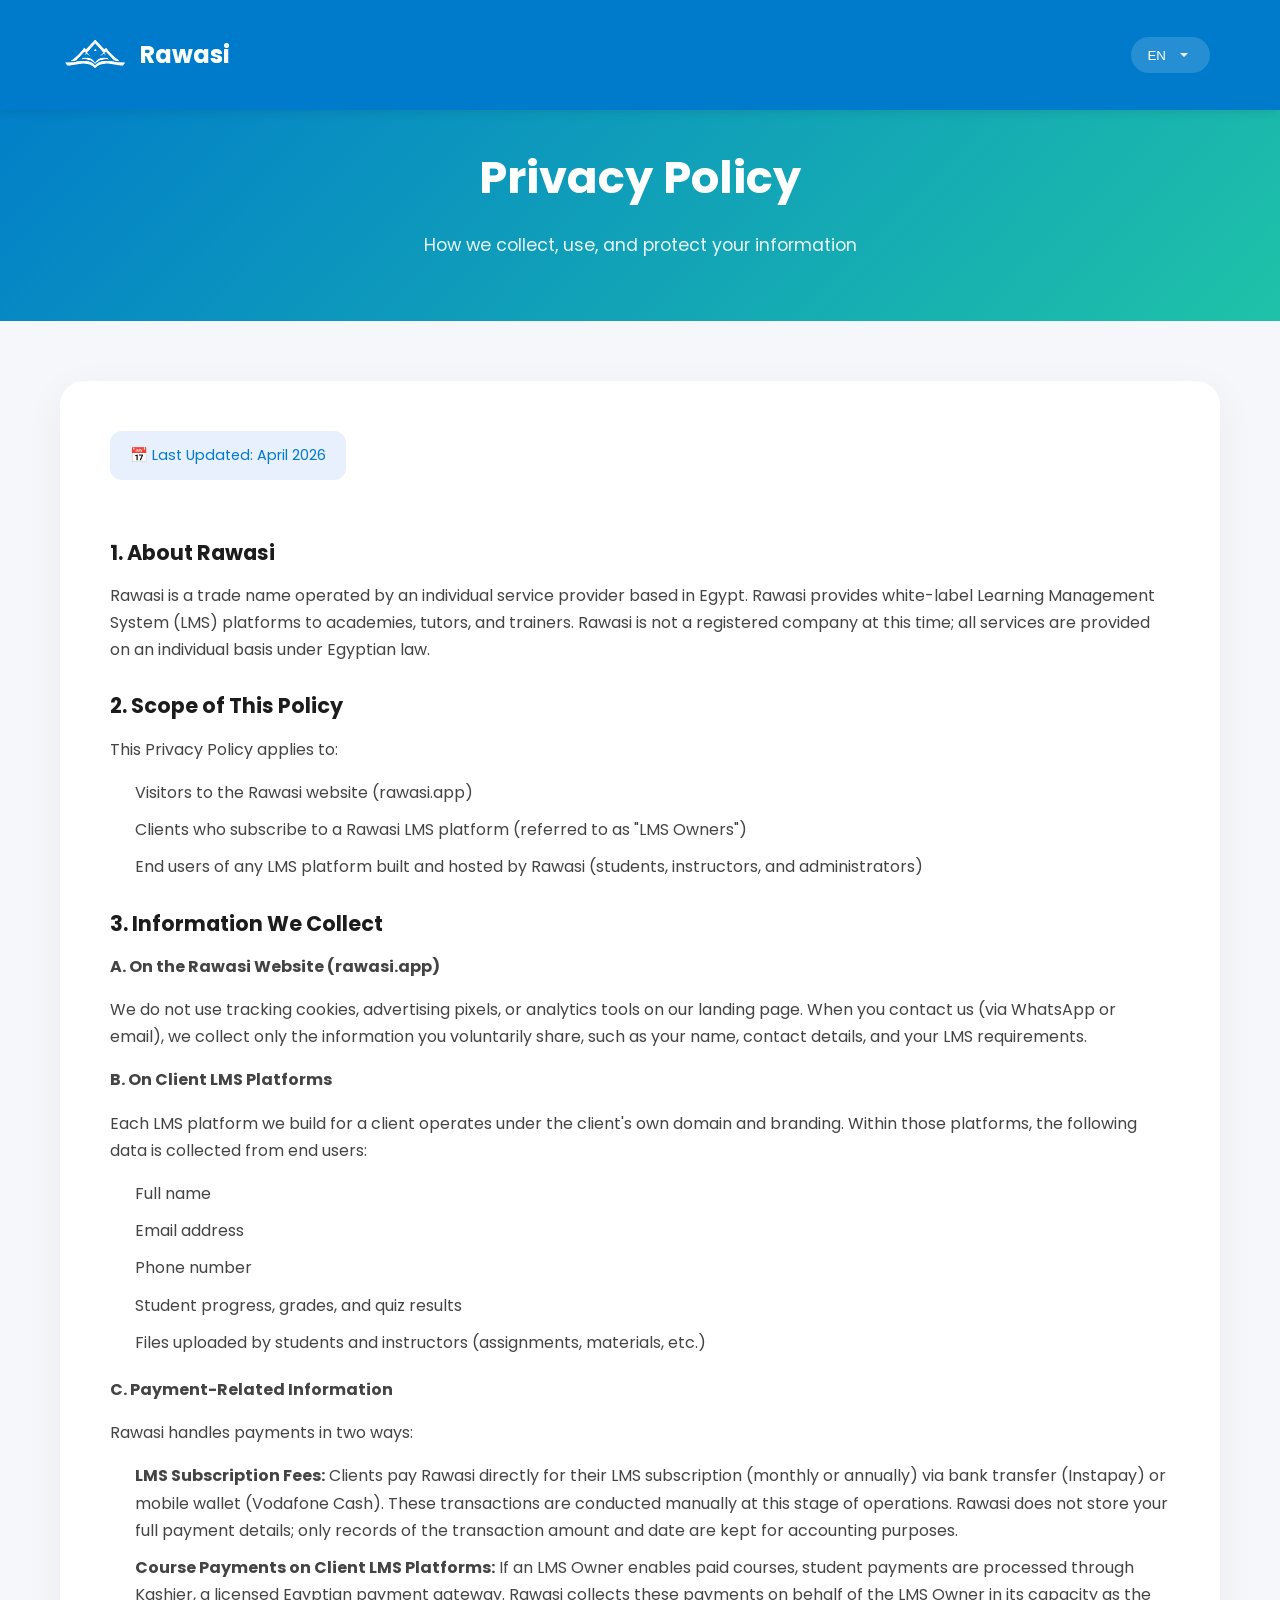
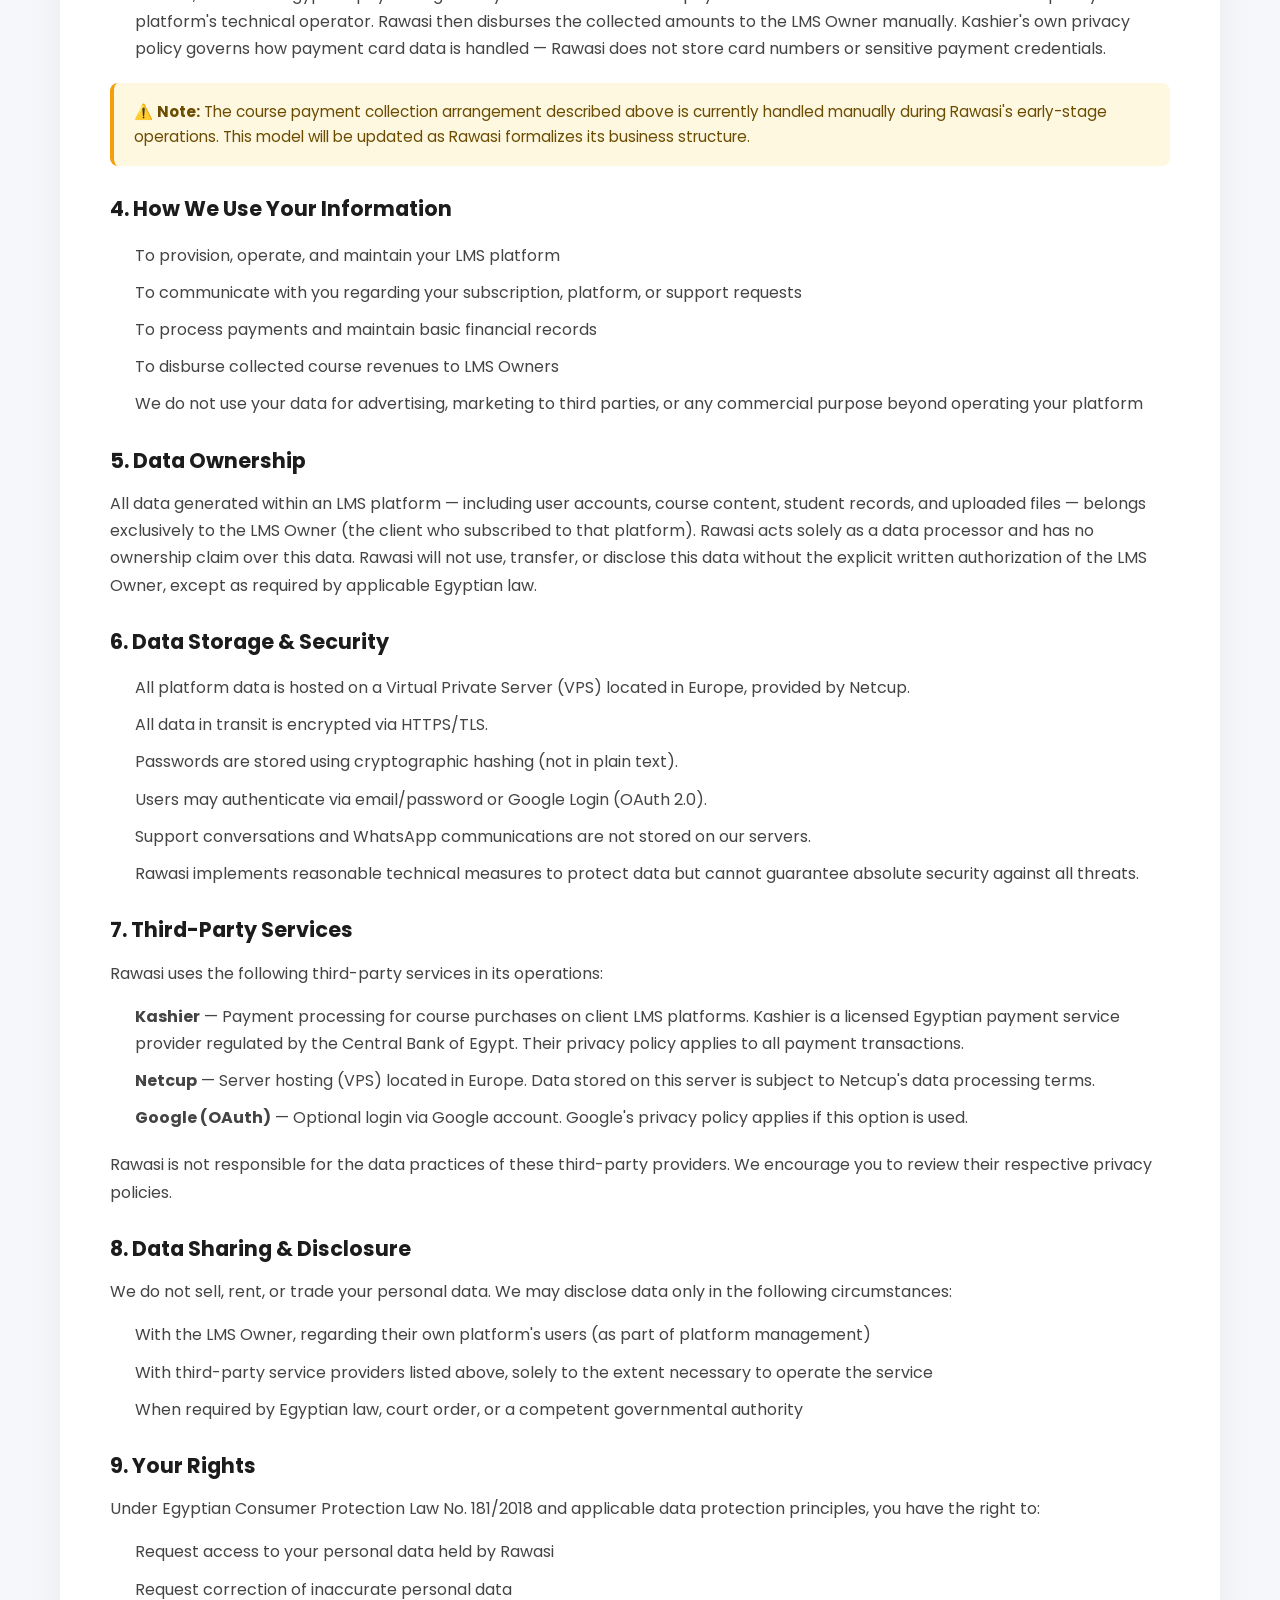
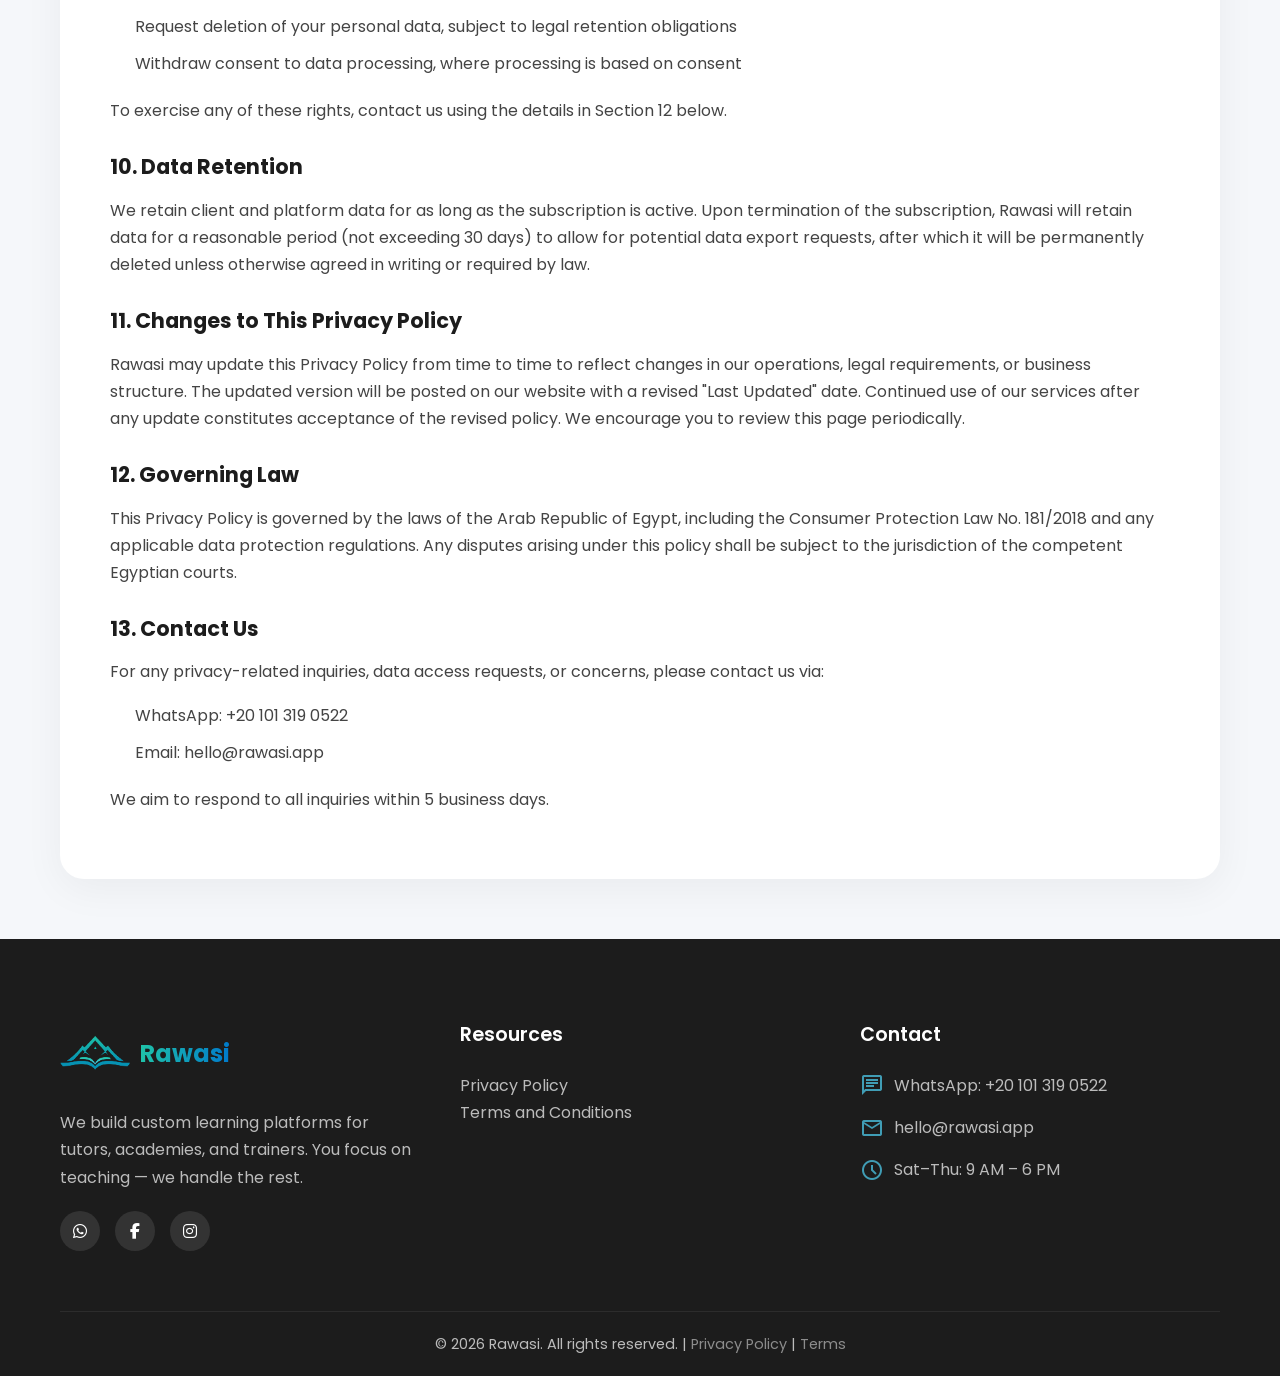
<file: privacy-policy.html>
<!DOCTYPE html>
<html lang="en" dir="ltr">
<head>
    <meta charset="UTF-8">
    <title data-i18n="page_title">Privacy Policy - Rawasi</title>
    <meta name="viewport" content="width=device-width, initial-scale=1.0">
    <meta name="description" content="Rawasi privacy policy - how we handle your data">
    <link rel="icon" type="image/png" href="assets/favicon/favicon-96x96.png" sizes="96x96" />
    <link rel="icon" type="image/svg+xml" href="assets/favicon/favicon.svg" />
    <link rel="shortcut icon" href="assets/favicon/favicon.ico" />
    <link rel="apple-touch-icon" sizes="180x180" href="assets/favicon/apple-touch-icon.png" />
    <link rel="manifest" href="assets/favicon/site.webmanifest" />

    <!-- Fonts -->
    <link rel="stylesheet" href="https://fonts.googleapis.com/css2?family=Poppins:wght@300;400;500;600;700&display=swap">
    <link rel="stylesheet" href="https://fonts.googleapis.com/css2?family=Tajawal:wght@400;500;700&display=swap">
    <link rel="stylesheet" href="https://fonts.googleapis.com/css2?family=Material+Symbols+Outlined:opsz,wght,FILL,GRAD@24,400,1,0">
    <link rel="stylesheet" href="https://cdnjs.cloudflare.com/ajax/libs/font-awesome/6.4.0/css/all.min.css">
    <link rel="stylesheet" href="assets/css/index.css">

    <style>
        * {
            margin: 0;
            padding: 0;
            box-sizing: border-box;
        }

        :root {
            --primary: #007ACB;
            --primary-dark: #005F9A;
            --secondary: #1FC2A8;
            --accent: #50D4F6;
            --dark: #1C1C1C;
            --light: #FFFFFF;
            --gray: #6B7280;
            --gray-light: #f5f7fa;
            --transition: all 0.3s ease;
        }

        body {
            font-family: 'Poppins', sans-serif;
            color: var(--dark);
            line-height: 1.7;
            background-color: var(--light);
        }

        [lang="ar"] body {
            font-family: 'Tajawal', 'Poppins', sans-serif;
        }

        .container {
            max-width: 1200px;
            margin: 0 auto;
            padding: 0 20px;
        }

        /* Header */
        header {
            position: fixed;
            top: 0;
            left: 0;
            width: 100%;
            padding: 20px 0;
            z-index: 1000;
            transition: var(--transition);
            background: var(--primary);
            box-shadow: 0 2px 10px rgba(0,0,0,0.1);
        }

        .header-container {
            display: flex;
            justify-content: space-between;
            align-items: center;
        }

        .logo {
            display: flex;
            align-items: center;
            gap: 10px;
        }

        .logo img {
            width: 70px;
            height: 70px;
            border-radius: 12px;
            padding: 5px;
            filter: brightness(0) invert(1);
        }

        .logo-text {
            font-size: 1.5rem;
            font-weight: 700;
            color: white;
        }

        .nav-links {
            display: flex;
            gap: 30px;
            align-items: center;
        }

        .nav-link {
            color: white;
            font-weight: 500;
            transition: var(--transition);
        }

        .nav-link:hover {
            color: var(--accent);
        }

        .language-dropdown {
            position: relative;
        }

        .dropdown-toggle {
            display: flex;
            align-items: center;
            background: rgba(255,255,255,0.15);
            border: none;
            color: white;
            cursor: pointer;
            gap: 8px;
            padding: 8px 16px;
            border-radius: 30px;
            font-weight: 500;
        }

        .dropdown-menu {
            position: absolute;
            right: 0;
            top: 100%;
            background: white;
            border-radius: 12px;
            box-shadow: 0 10px 30px rgba(0,0,0,0.15);
            padding: 8px 0;
            min-width: 130px;
            display: none;
            z-index: 100;
        }

        .dropdown-menu.show {
            display: block;
        }

        .dropdown-menu button {
            width: 100%;
            text-align: left;
            padding: 10px 20px;
            background: none;
            border: none;
            cursor: pointer;
            display: flex;
            align-items: center;
            gap: 10px;
            transition: var(--transition);
        }

        .dropdown-menu button:hover {
            background: rgba(0,122,203,0.1);
            color: var(--primary);
        }

        .mobile-menu-btn {
            display: none;
            background: none;
            border: none;
            color: white;
            font-size: 1.8rem;
            cursor: pointer;
        }

        /* Page Header */
        .page-header {
            background: linear-gradient(135deg, var(--primary), var(--secondary));
            padding: 140px 0 60px;
            color: white;
            text-align: center;
        }

        .page-header h1 {
            font-size: 2.8rem;
            margin-bottom: 15px;
        }

        .page-header p {
            font-size: 1.1rem;
            opacity: 0.9;
        }

        /* Content Section */
        .content-section {
            padding: 60px 0;
            background: var(--gray-light);
        }

        .legal-card {
            background: white;
            border-radius: 24px;
            padding: 50px;
            box-shadow: 0 10px 40px rgba(0,0,0,0.05);
        }

        .legal-card h2 {
            color: var(--primary);
            font-size: 1.8rem;
            margin-top: 30px;
            margin-bottom: 15px;
        }

        .legal-card h2:first-of-type {
            margin-top: 0;
        }

        .legal-card h3 {
            font-size: 1.3rem;
            margin-top: 25px;
            margin-bottom: 12px;
            color: var(--dark);
        }

        .legal-card p {
            margin-bottom: 16px;
            color: #444;
        }

        .legal-card ul, .legal-card ol {
            margin: 15px 0 20px 25px;
        }

        .legal-card li {
            margin-bottom: 10px;
            color: #444;
        }

        .last-updated {
            background: #e8f0fe;
            padding: 12px 20px;
            border-radius: 12px;
            margin-bottom: 30px;
            font-size: 0.9rem;
            color: var(--primary);
            display: inline-block;
        }

        .notice-box {
            background: #fff8e1;
            border-left: 4px solid #f59e0b;
            padding: 16px 20px;
            border-radius: 8px;
            margin: 20px 0;
            color: #6b4c00;
            font-size: 0.95rem;
        }

        [dir="rtl"] .notice-box {
            border-left: none;
            border-right: 4px solid #f59e0b;
        }

        hr {
            margin: 30px 0;
            border: none;
            height: 1px;
            background: linear-gradient(90deg, transparent, var(--primary), transparent);
        }

        /* RTL Support */
        [dir="rtl"] {
            text-align: right;
        }

        [dir="rtl"] .legal-card ul,
        [dir="rtl"] .legal-card ol {
            margin: 15px 25px 20px 0;
        }

        [dir="rtl"] .dropdown-menu {
            right: auto;
            left: 0;
        }

        /* Responsive */
        @media (max-width: 768px) {
            .mobile-menu-btn {
                display: block;
            }
            .nav-links {
                position: fixed;
                top: 0;
                right: -100%;
                width: 80%;
                max-width: 300px;
                height: 100vh;
                background: var(--dark);
                flex-direction: column;
                padding: 80px 30px;
                transition: var(--transition);
                z-index: 999;
            }
            .nav-links.active {
                right: 0;
            }
            .page-header h1 {
                font-size: 2rem;
            }
            .legal-card {
                padding: 30px 20px;
            }
            .legal-card h2 {
                font-size: 1.5rem;
            }
        }

        @media (max-width: 480px) {
            .page-header {
                padding: 120px 0 40px;
            }
            .legal-card h2 {
                font-size: 1.3rem;
            }
        }

        .btn-back {
            display: inline-flex;
            align-items: center;
            gap: 8px;
            background: var(--primary);
            color: white;
            padding: 12px 24px;
            border-radius: 40px;
            font-weight: 500;
            margin-top: 30px;
            transition: var(--transition);
        }

        .btn-back:hover {
            background: var(--primary-dark);
            transform: translateX(-5px);
        }

        [dir="rtl"] .btn-back:hover {
            transform: translateX(5px);
        }
    </style>
</head>
<body>
<header id="header">
    <div class="container header-container">
        <a href="index.html" class="logo">
            <img src="assets/images/logo.png" alt="Rawasi Logo">
            <span class="logo-text" data-i18n="Rawasi">Rawasi</span>
        </a>
        <nav class="nav-links" id="nav-links">
            <div class="language-dropdown">
                <button class="dropdown-toggle" aria-expanded="false">
                    <span class="current-lang">EN</span>
                    <span class="material-symbols-outlined">arrow_drop_down</span>
                </button>
                <ul class="dropdown-menu">
                    <li><button data-lang="en">🇬🇧 English</button></li>
                    <li><button data-lang="ar">🇪🇬 العربية</button></li>
                </ul>
            </div>
        </nav>
        <button class="mobile-menu-btn" id="mobile-menu-btn">
            <span class="material-symbols-outlined">menu</span>
        </button>
    </div>
</header>

<main>
    <section class="page-header">
        <div class="container">
            <h1 data-i18n="privacy_page_title">Privacy Policy</h1>
            <p data-i18n="privacy_page_subtitle">How we collect, use, and protect your information</p>
        </div>
    </section>

    <section class="content-section">
        <div class="container">
            <div class="legal-card">
                <div class="last-updated" data-i18n="last_updated">📅 Last Updated: April 2026</div>

                <!-- ==================== ENGLISH CONTENT ==================== -->
                <div class="policy-content-en" data-lang-content="en">

                    <h3>1. About Rawasi</h3>
                    <p>
                        Rawasi is a trade name operated by an individual service provider based in Egypt. Rawasi provides white-label Learning Management System (LMS) platforms to academies, tutors, and trainers. Rawasi is not a registered company at this time; all services are provided on an individual basis under Egyptian law.
                    </p>

                    <h3>2. Scope of This Policy</h3>
                    <p>
                        This Privacy Policy applies to:
                    </p>
                    <ul>
                        <li>Visitors to the Rawasi website (rawasi.app)</li>
                        <li>Clients who subscribe to a Rawasi LMS platform (referred to as "LMS Owners")</li>
                        <li>End users of any LMS platform built and hosted by Rawasi (students, instructors, and administrators)</li>
                    </ul>

                    <h3>3. Information We Collect</h3>

                    <p><strong>A. On the Rawasi Website (rawasi.app)</strong></p>
                    <p>
                        We do not use tracking cookies, advertising pixels, or analytics tools on our landing page. When you contact us (via WhatsApp or email), we collect only the information you voluntarily share, such as your name, contact details, and your LMS requirements.
                    </p>

                    <p><strong>B. On Client LMS Platforms</strong></p>
                    <p>
                        Each LMS platform we build for a client operates under the client's own domain and branding. Within those platforms, the following data is collected from end users:
                    </p>
                    <ul>
                        <li>Full name</li>
                        <li>Email address</li>
                        <li>Phone number</li>
                        <li>Student progress, grades, and quiz results</li>
                        <li>Files uploaded by students and instructors (assignments, materials, etc.)</li>
                    </ul>

                    <p><strong>C. Payment-Related Information</strong></p>
                    <p>
                        Rawasi handles payments in two ways:
                    </p>
                    <ul>
                        <li>
                            <strong>LMS Subscription Fees:</strong> Clients pay Rawasi directly for their LMS subscription (monthly or annually) via bank transfer (Instapay) or mobile wallet (Vodafone Cash). These transactions are conducted manually at this stage of operations. Rawasi does not store your full payment details; only records of the transaction amount and date are kept for accounting purposes.
                        </li>
                        <li>
                            <strong>Course Payments on Client LMS Platforms:</strong> If an LMS Owner enables paid courses, student payments are processed through Kashier, a licensed Egyptian payment gateway. Rawasi collects these payments on behalf of the LMS Owner in its capacity as the platform's technical operator. Rawasi then disburses the collected amounts to the LMS Owner manually. Kashier's own privacy policy governs how payment card data is handled — Rawasi does not store card numbers or sensitive payment credentials.
                        </li>
                    </ul>

                    <div class="notice-box">
                        ⚠️ <strong>Note:</strong> The course payment collection arrangement described above is currently handled manually during Rawasi's early-stage operations. This model will be updated as Rawasi formalizes its business structure.
                    </div>

                    <h3>4. How We Use Your Information</h3>
                    <ul>
                        <li>To provision, operate, and maintain your LMS platform</li>
                        <li>To communicate with you regarding your subscription, platform, or support requests</li>
                        <li>To process payments and maintain basic financial records</li>
                        <li>To disburse collected course revenues to LMS Owners</li>
                        <li>We do not use your data for advertising, marketing to third parties, or any commercial purpose beyond operating your platform</li>
                    </ul>

                    <h3>5. Data Ownership</h3>
                    <p>
                        All data generated within an LMS platform — including user accounts, course content, student records, and uploaded files — belongs exclusively to the LMS Owner (the client who subscribed to that platform). Rawasi acts solely as a data processor and has no ownership claim over this data. Rawasi will not use, transfer, or disclose this data without the explicit written authorization of the LMS Owner, except as required by applicable Egyptian law.
                    </p>

                    <h3>6. Data Storage & Security</h3>
                    <ul>
                        <li>All platform data is hosted on a Virtual Private Server (VPS) located in Europe, provided by Netcup.</li>
                        <li>All data in transit is encrypted via HTTPS/TLS.</li>
                        <li>Passwords are stored using cryptographic hashing (not in plain text).</li>
                        <li>Users may authenticate via email/password or Google Login (OAuth 2.0).</li>
                        <li>Support conversations and WhatsApp communications are not stored on our servers.</li>
                        <li>Rawasi implements reasonable technical measures to protect data but cannot guarantee absolute security against all threats.</li>
                    </ul>

                    <h3>7. Third-Party Services</h3>
                    <p>
                        Rawasi uses the following third-party services in its operations:
                    </p>
                    <ul>
                        <li><strong>Kashier</strong> — Payment processing for course purchases on client LMS platforms. Kashier is a licensed Egyptian payment service provider regulated by the Central Bank of Egypt. Their privacy policy applies to all payment transactions.</li>
                        <li><strong>Netcup</strong> — Server hosting (VPS) located in Europe. Data stored on this server is subject to Netcup's data processing terms.</li>
                        <li><strong>Google (OAuth)</strong> — Optional login via Google account. Google's privacy policy applies if this option is used.</li>
                    </ul>
                    <p>
                        Rawasi is not responsible for the data practices of these third-party providers. We encourage you to review their respective privacy policies.
                    </p>

                    <h3>8. Data Sharing & Disclosure</h3>
                    <p>
                        We do not sell, rent, or trade your personal data. We may disclose data only in the following circumstances:
                    </p>
                    <ul>
                        <li>With the LMS Owner, regarding their own platform's users (as part of platform management)</li>
                        <li>With third-party service providers listed above, solely to the extent necessary to operate the service</li>
                        <li>When required by Egyptian law, court order, or a competent governmental authority</li>
                    </ul>

                    <h3>9. Your Rights</h3>
                    <p>
                        Under Egyptian Consumer Protection Law No. 181/2018 and applicable data protection principles, you have the right to:
                    </p>
                    <ul>
                        <li>Request access to your personal data held by Rawasi</li>
                        <li>Request correction of inaccurate personal data</li>
                        <li>Request deletion of your personal data, subject to legal retention obligations</li>
                        <li>Withdraw consent to data processing, where processing is based on consent</li>
                    </ul>
                    <p>
                        To exercise any of these rights, contact us using the details in Section 12 below.
                    </p>

                    <h3>10. Data Retention</h3>
                    <p>
                        We retain client and platform data for as long as the subscription is active. Upon termination of the subscription, Rawasi will retain data for a reasonable period (not exceeding 30 days) to allow for potential data export requests, after which it will be permanently deleted unless otherwise agreed in writing or required by law.
                    </p>

                    <h3>11. Changes to This Privacy Policy</h3>
                    <p>
                        Rawasi may update this Privacy Policy from time to time to reflect changes in our operations, legal requirements, or business structure. The updated version will be posted on our website with a revised "Last Updated" date. Continued use of our services after any update constitutes acceptance of the revised policy. We encourage you to review this page periodically.
                    </p>

                    <h3>12. Governing Law</h3>
                    <p>
                        This Privacy Policy is governed by the laws of the Arab Republic of Egypt, including the Consumer Protection Law No. 181/2018 and any applicable data protection regulations. Any disputes arising under this policy shall be subject to the jurisdiction of the competent Egyptian courts.
                    </p>

                    <h3>13. Contact Us</h3>
                    <p>
                        For any privacy-related inquiries, data access requests, or concerns, please contact us via:
                    </p>
                    <ul>
                        <li>WhatsApp: +20 101 319 0522</li>
                        <li>Email: hello@rawasi.app</li>
                    </ul>
                    <p>We aim to respond to all inquiries within 5 business days.</p>

                </div>

                <!-- ==================== ARABIC CONTENT ==================== -->
                <div class="policy-content-ar" data-lang-content="ar" style="display: none;">

                    <h3>1. عن رواسي</h3>
                    <p>
                        رواسي هي اسم تجاري يُشغّله فرد مستقل مقيم في مصر. تقدم رواسي منصات تعليمية (LMS) بالعلامة البيضاء للأكاديميات والمدرسين والمدربين. رواسي ليست شركة مسجلة في الوقت الحالي، وتُقدَّم جميع الخدمات على أساس فردي وفقًا للقانون المصري.
                    </p>

                    <h3>2. نطاق هذه السياسة</h3>
                    <p>
                        تنطبق سياسة الخصوصية هذه على:
                    </p>
                    <ul>
                        <li>زوار موقع رواسي (rawasi.app)</li>
                        <li>العملاء المشتركين في منصة LMS عبر رواسي (يُشار إليهم بـ "أصحاب المنصات")</li>
                        <li>المستخدمين النهائيين لأي منصة تعليمية مبنية ومستضافة عبر رواسي (الطلاب والمعلمون والمسؤولون)</li>
                    </ul>

                    <h3>3. المعلومات التي نجمعها</h3>

                    <p><strong>أ. على موقع رواسي (rawasi.app)</strong></p>
                    <p>
                        لا نستخدم ملفات تعريف الارتباط للتتبع أو أي أدوات تحليل على صفحة الهبوط. عند تواصلك معنا (عبر واتساب أو البريد الإلكتروني)، نجمع فقط المعلومات التي تشاركها طوعًا، مثل اسمك وبيانات تواصلك ومتطلبات منصتك.
                    </p>

                    <p><strong>ب. على منصات العملاء التعليمية</strong></p>
                    <p>
                        تعمل كل منصة تعليمية نبنيها للعميل تحت نطاقه وعلامته التجارية الخاصة. يتم جمع البيانات التالية من المستخدمين النهائيين داخل تلك المنصات:
                    </p>
                    <ul>
                        <li>الاسم الكامل</li>
                        <li>البريد الإلكتروني</li>
                        <li>رقم الهاتف</li>
                        <li>تقدم الطالب، ودرجاته، ونتائج الاختبارات</li>
                        <li>الملفات التي يرفعها الطلاب والمعلمون (الواجبات، المواد الدراسية، إلخ)</li>
                    </ul>

                    <p><strong>ج. المعلومات المتعلقة بالمدفوعات</strong></p>
                    <p>
                        تتعامل رواسي مع المدفوعات بطريقتين:
                    </p>
                    <ul>
                        <li>
                            <strong>رسوم الاشتراك في المنصة:</strong> يدفع العملاء رسوم اشتراكهم الشهرية أو السنوية مباشرةً لرواسي عبر التحويل البنكي (انستاباي) أو المحفظة الإلكترونية (فودافون كاش). تتم هذه المعاملات يدويًا في المرحلة الحالية. لا تحتفظ رواسي ببيانات الدفع الكاملة؛ يُحتفظ فقط بسجلات مبلغ وتاريخ المعاملة لأغراض المحاسبة.
                        </li>
                        <li>
                            <strong>مدفوعات الكورسات على منصات العملاء:</strong> إذا أتاح صاحب المنصة كورسات مدفوعة، تُعالَج مدفوعات الطلاب عبر Kashier، بوابة دفع مرخصة في مصر. تقوم رواسي بتحصيل هذه المبالغ نيابةً عن صاحب المنصة بصفتها المشغّل التقني للمنصة، ثم تقوم بتحويل المبالغ المحصّلة يدويًا إلى صاحب المنصة. تحكم سياسة خصوصية Kashier الخاصة كيفية التعامل مع بيانات بطاقات الدفع — لا تحتفظ رواسي بأرقام البطاقات أو بيانات الدفع الحساسة.
                        </li>
                    </ul>

                    <div class="notice-box">
                        ⚠️ <strong>ملاحظة:</strong> يُدار ترتيب تحصيل مدفوعات الكورسات المذكور أعلاه يدويًا خلال المراحل الأولى من تشغيل رواسي. سيتم تحديث هذا النموذج مع نمو الهيكل التجاري لرواسي.
                    </div>

                    <h3>4. كيفية استخدام معلوماتك</h3>
                    <ul>
                        <li>لإعداد وتشغيل وصيانة منصتك التعليمية</li>
                        <li>للتواصل معك بشأن اشتراكك أو منصتك أو طلبات الدعم</li>
                        <li>لمعالجة المدفوعات والاحتفاظ بالسجلات المالية الأساسية</li>
                        <li>لصرف عائدات الكورسات المحصّلة لأصحاب المنصات</li>
                        <li>لا نستخدم بياناتك للإعلانات أو التسويق لأطراف ثالثة أو لأي غرض تجاري خارج نطاق تشغيل منصتك</li>
                    </ul>

                    <h3>5. ملكية البيانات</h3>
                    <p>
                        جميع البيانات المُولَّدة داخل منصة LMS — بما في ذلك حسابات المستخدمين ومحتوى الكورسات وسجلات الطلاب والملفات المرفوعة — تعود بالكامل لصاحب المنصة (العميل المشترك في تلك المنصة). تعمل رواسي فقط بصفة معالج للبيانات وليس لها أي ادعاء بملكية هذه البيانات. لن تستخدم رواسي هذه البيانات أو تنقلها أو تُفصح عنها دون إذن كتابي صريح من صاحب المنصة، إلا إذا اقتضى ذلك القانون المصري المعمول به.
                    </p>

                    <h3>6. تخزين البيانات وأمانها</h3>
                    <ul>
                        <li>تُستضاف جميع بيانات المنصات على خادم VPS موجود في أوروبا، مقدَّم عبر Netcup.</li>
                        <li>جميع البيانات المنقولة مشفّرة عبر HTTPS/TLS.</li>
                        <li>تُخزَّن كلمات المرور باستخدام التشفير المزدوج (hashing) وليس بصيغة نص عادي.</li>
                        <li>يمكن للمستخدمين تسجيل الدخول عبر البريد الإلكتروني/كلمة المرور أو عبر Google Login (OAuth 2.0).</li>
                        <li>لا تُخزَّن محادثات الدعم أو مراسلات واتساب على خوادمنا.</li>
                        <li>تتخذ رواسي تدابير تقنية معقولة لحماية البيانات، غير أنها لا تستطيع ضمان الأمان المطلق ضد جميع التهديدات.</li>
                    </ul>

                    <h3>7. الخدمات الخارجية</h3>
                    <p>
                        تستخدم رواسي الخدمات الخارجية التالية في عملياتها:
                    </p>
                    <ul>
                        <li><strong>Kashier</strong> — معالجة مدفوعات الكورسات على منصات العملاء. Kashier مزود خدمة دفع مرخص في مصر وخاضع لرقابة البنك المركزي المصري. تنطبق سياسة الخصوصية الخاصة بهم على جميع معاملات الدفع.</li>
                        <li><strong>Netcup</strong> — استضافة الخادم (VPS) في أوروبا. البيانات المخزنة على هذا الخادم خاضعة لشروط معالجة البيانات الخاصة بـ Netcup.</li>
                        <li><strong>Google (OAuth)</strong> — تسجيل الدخول الاختياري عبر حساب Google. تنطبق سياسة خصوصية Google في حال استخدام هذا الخيار.</li>
                    </ul>
                    <p>
                        رواسي غير مسؤولة عن ممارسات البيانات الخاصة بمزودي الخدمات الخارجيين هؤلاء. نشجعك على مراجعة سياسات الخصوصية الخاصة بهم.
                    </p>

                    <h3>8. مشاركة البيانات والإفصاح عنها</h3>
                    <p>
                        لا نبيع بياناتك الشخصية أو نؤجرها أو نتاجر بها. لا نُفصح عن البيانات إلا في الحالات التالية:
                    </p>
                    <ul>
                        <li>مع صاحب المنصة، فيما يتعلق بمستخدمي منصته (كجزء من إدارة المنصة)</li>
                        <li>مع مزودي الخدمات الخارجيين المذكورين أعلاه، بالقدر الضروري فقط لتشغيل الخدمة</li>
                        <li>عند اشتراط القانون المصري أو أمر المحكمة أو جهة حكومية مختصة ذلك</li>
                    </ul>

                    <h3>9. حقوقك</h3>
                    <p>
                        بموجب قانون حماية المستهلك المصري رقم 181 لسنة 2018 ومبادئ حماية البيانات المعمول بها، يحق لك:
                    </p>
                    <ul>
                        <li>طلب الاطلاع على بياناتك الشخصية التي تحتفظ بها رواسي</li>
                        <li>طلب تصحيح البيانات الشخصية غير الدقيقة</li>
                        <li>طلب حذف بياناتك الشخصية، مع مراعاة الالتزامات القانونية للاحتفاظ بالبيانات</li>
                        <li>سحب الموافقة على معالجة البيانات، حيث تستند المعالجة إلى الموافقة</li>
                    </ul>
                    <p>
                        لممارسة أي من هذه الحقوق، تواصل معنا عبر البيانات الواردة في البند 12 أدناه.
                    </p>

                    <h3>10. مدة الاحتفاظ بالبيانات</h3>
                    <p>
                        نحتفظ ببيانات العميل والمنصة طوال مدة سريان الاشتراك. عند انتهاء الاشتراك، تحتفظ رواسي بالبيانات لمدة معقولة (لا تتجاوز 30 يومًا) للسماح بطلبات تصدير البيانات، وبعدها تُحذف نهائيًا ما لم يُتفق على خلاف ذلك كتابيًا أو يقتضيه القانون.
                    </p>

                    <h3>11. التغييرات على سياسة الخصوصية</h3>
                    <p>
                        قد تُحدّث رواسي سياسة الخصوصية هذه من وقت لآخر لتعكس التغييرات في عملياتها أو المتطلبات القانونية أو الهيكل التجاري. ستُنشر النسخة المحدثة على موقعنا مع تاريخ "آخر تحديث" مُعدَّل. استمرارك في استخدام خدماتنا بعد أي تحديث يُعدّ قبولًا للسياسة المُعدَّلة. نشجعك على مراجعة هذه الصفحة بانتظام.
                    </p>

                    <h3>12. القانون الحاكم</h3>
                    <p>
                        تخضع سياسة الخصوصية هذه لقوانين جمهورية مصر العربية، بما في ذلك قانون حماية المستهلك رقم 181 لسنة 2018 وأي لوائح حماية بيانات معمول بها. تختص المحاكم المصرية المختصة بالنظر في أي نزاعات تنشأ بموجب هذه السياسة.
                    </p>

                    <h3>13. الاتصال بنا</h3>
                    <p>
                        لأي استفسارات تتعلق بالخصوصية أو طلبات الوصول إلى البيانات أو الشكاوى، يرجى التواصل معنا عبر:
                    </p>
                    <ul>
                        <li>واتساب: 01013190522+20</li>
                        <li>البريد الإلكتروني: hello@rawasi.app</li>
                    </ul>
                    <p>نهدف إلى الرد على جميع الاستفسارات خلال 5 أيام عمل.</p>

                </div>
            </div>
        </div>
    </section>
</main>

<footer>
    <div class="container">
        <div class="footer-content">
            <div class="footer-about">
                <div class="footer-logo">
                    <img src="assets/images/logo.png" alt="Rawasi Logo">
                    <span class="footer-logo-text" data-i18n="Rawasi">Rawasi</span>
                </div>
                <p data-i18n="footer_about">We build custom learning platforms for tutors, academies, and trainers. No tech skills needed — just your vision, and we bring it to life.</p>
                <div class="social-links">
                    <a href="https://wa.me/201013190522" class="social-link"><i class="fab fa-whatsapp"></i></a>
                    <a href="https://www.facebook.com/rawasi.platform/" class="social-link"><i class="fab fa-facebook-f"></i></a>
                    <a href="https://www.instagram.com/rawasi.platform/" class="social-link"><i class="fab fa-instagram"></i></a>
                </div>
            </div>

            <div class="footer-links">
                <h3 class="footer-heading" data-i18n="footer_links2">Resources</h3>
                <ul class="footer-links">
                    <li><a href="privacy-policy" class="footer-link" data-i18n="footer_link5">Privacy Policy</a></li>
                    <li><a href="terms-and-conditions" class="footer-link" data-i18n="footer_link6">Terms and Conditions</a></li>
                </ul>
            </div>

            <div class="footer-contact">
                <h3 class="footer-heading" data-i18n="footer_contact">Contact Us</h3>
                <p><span class="material-symbols-outlined icon">chat</span> <span data-i18n="footer_whatsapp">WhatsApp: +20 101 319 0522</span></p>
                <p><span class="material-symbols-outlined icon">mail</span> <span data-i18n="footer_email">hello@rawasi.app</span></p>
                <p><span class="material-symbols-outlined icon">schedule</span> <span data-i18n="footer_hours">Sat-Thu: 9am - 6pm</span></p>
            </div>
        </div>

        <div class="footer-bottom">
            <p>&copy; <span data-i18n="footer_copyright">2026 Rawasi. All rights reserved.</span> | <a href="privacy-policy" class="footer-link" data-i18n="footer_privacy">Privacy Policy</a> | <a href="terms-and-conditions" class="footer-link" data-i18n="footer_terms">Terms</a></p>
        </div>
    </div>
</footer>

<script src="assets/js/localization.js"></script>
<script>
    let currentLang = localStorage.getItem('rawasi-lang') || 'en';

    function updatePageLanguage(lang) {
        currentLang = lang;
        localStorage.setItem('rawasi-lang', lang);
        document.documentElement.lang = lang;
        document.documentElement.dir = lang === 'ar' ? 'rtl' : 'ltr';

        document.querySelectorAll('[data-i18n]').forEach(el => {
            const key = el.getAttribute('data-i18n');
            if (translations && translations[lang] && translations[lang][key]) {
                if (el.tagName === 'INPUT' || el.tagName === 'TEXTAREA') {
                    el.value = translations[lang][key];
                } else {
                    el.innerHTML = translations[lang][key];
                }
            }
        });

        // Toggle content sections
        document.querySelectorAll('[data-lang-content]').forEach(section => {
            section.style.display = section.getAttribute('data-lang-content') === lang ? 'block' : 'none';
        });

        document.querySelectorAll('.current-lang').forEach(el => {
            el.textContent = lang === 'en' ? 'EN' : 'الع';
        });
    }

    // Mobile menu
    const mobileBtn = document.getElementById('mobile-menu-btn');
    const navLinks = document.getElementById('nav-links');
    if (mobileBtn) {
        mobileBtn.addEventListener('click', () => {
            navLinks.classList.toggle('active');
        });
    }

    // Language dropdown
    const dropdownToggle = document.querySelector('.dropdown-toggle');
    const dropdownMenu = document.querySelector('.dropdown-menu');
    if (dropdownToggle) {
        dropdownToggle.addEventListener('click', (e) => {
            e.stopPropagation();
            dropdownMenu.classList.toggle('show');
        });
    }

    document.querySelectorAll('.dropdown-menu button').forEach(btn => {
        btn.addEventListener('click', () => {
            const lang = btn.dataset.lang;
            updatePageLanguage(lang);
            dropdownMenu.classList.remove('show');
        });
    });

    document.addEventListener('click', () => {
        if (dropdownMenu) dropdownMenu.classList.remove('show');
    });

    // Initialize
    updatePageLanguage(currentLang);
</script>
</body>
</html>
</file>
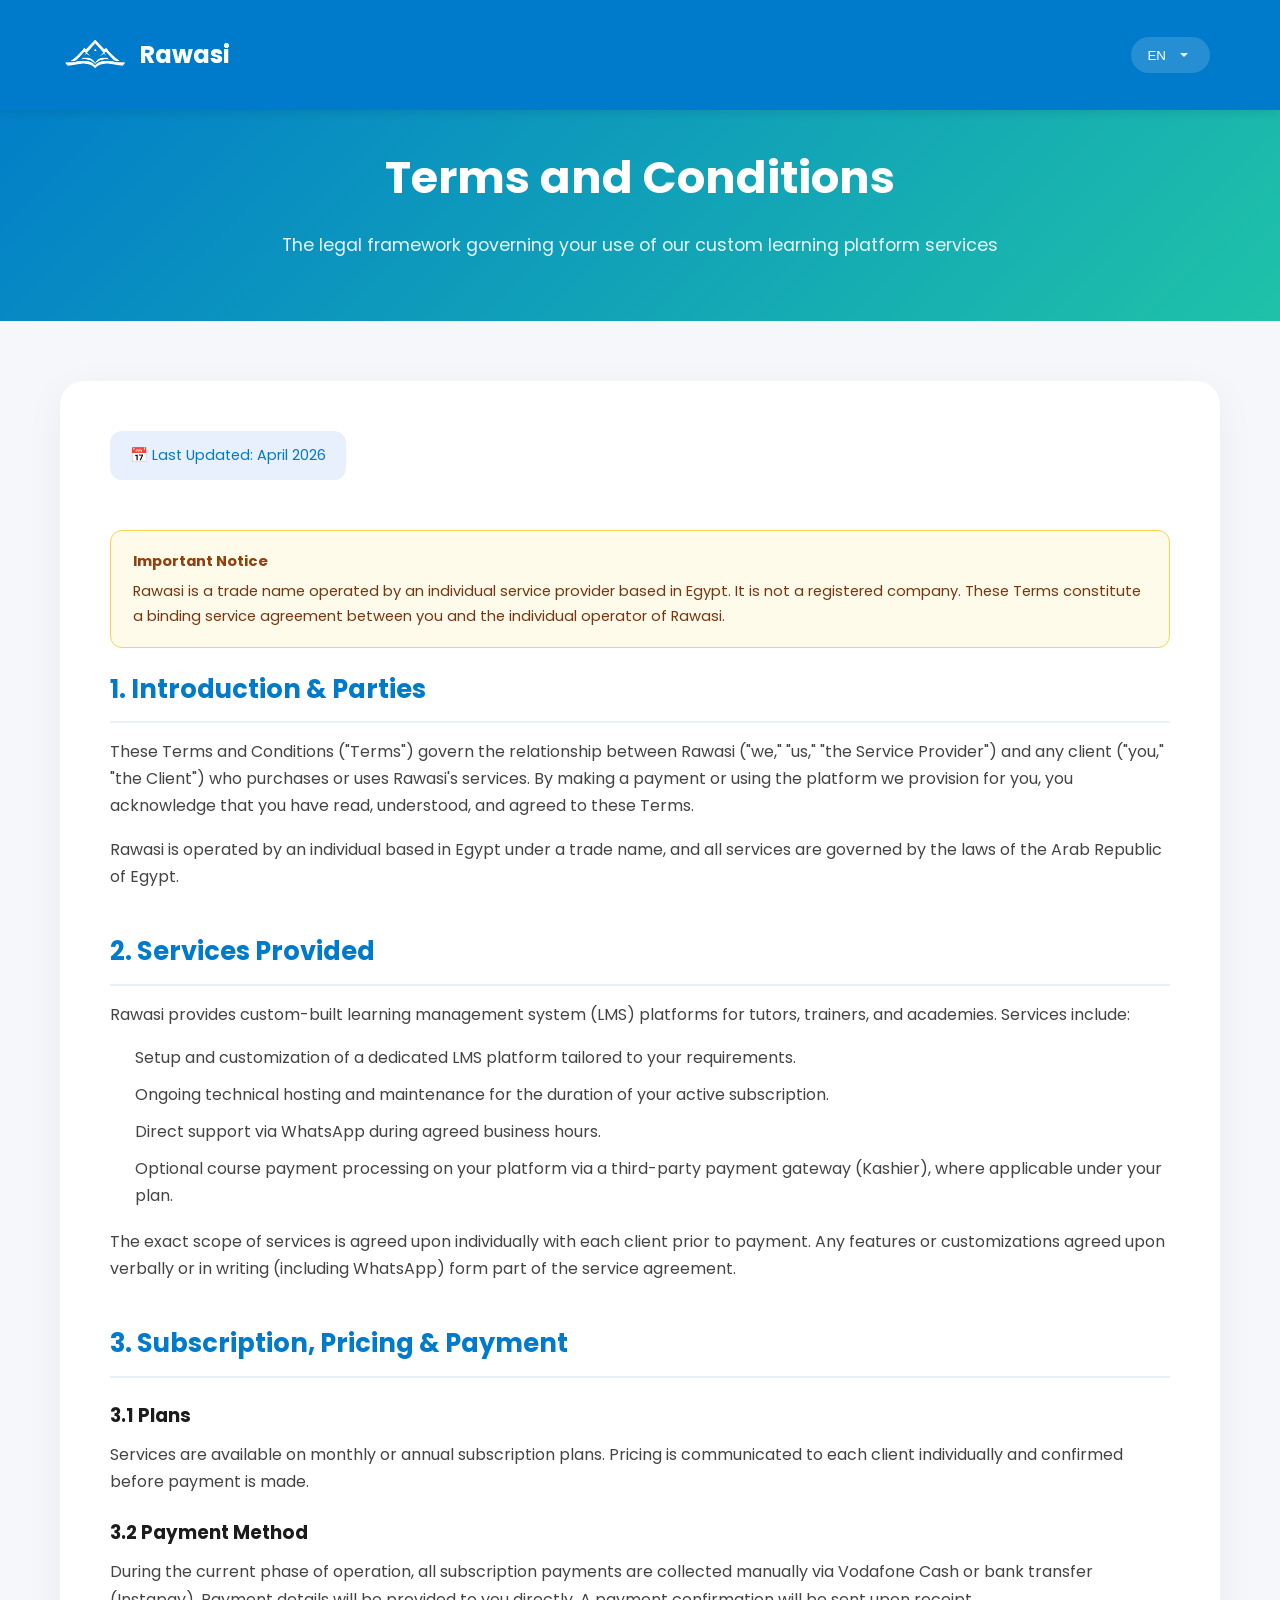
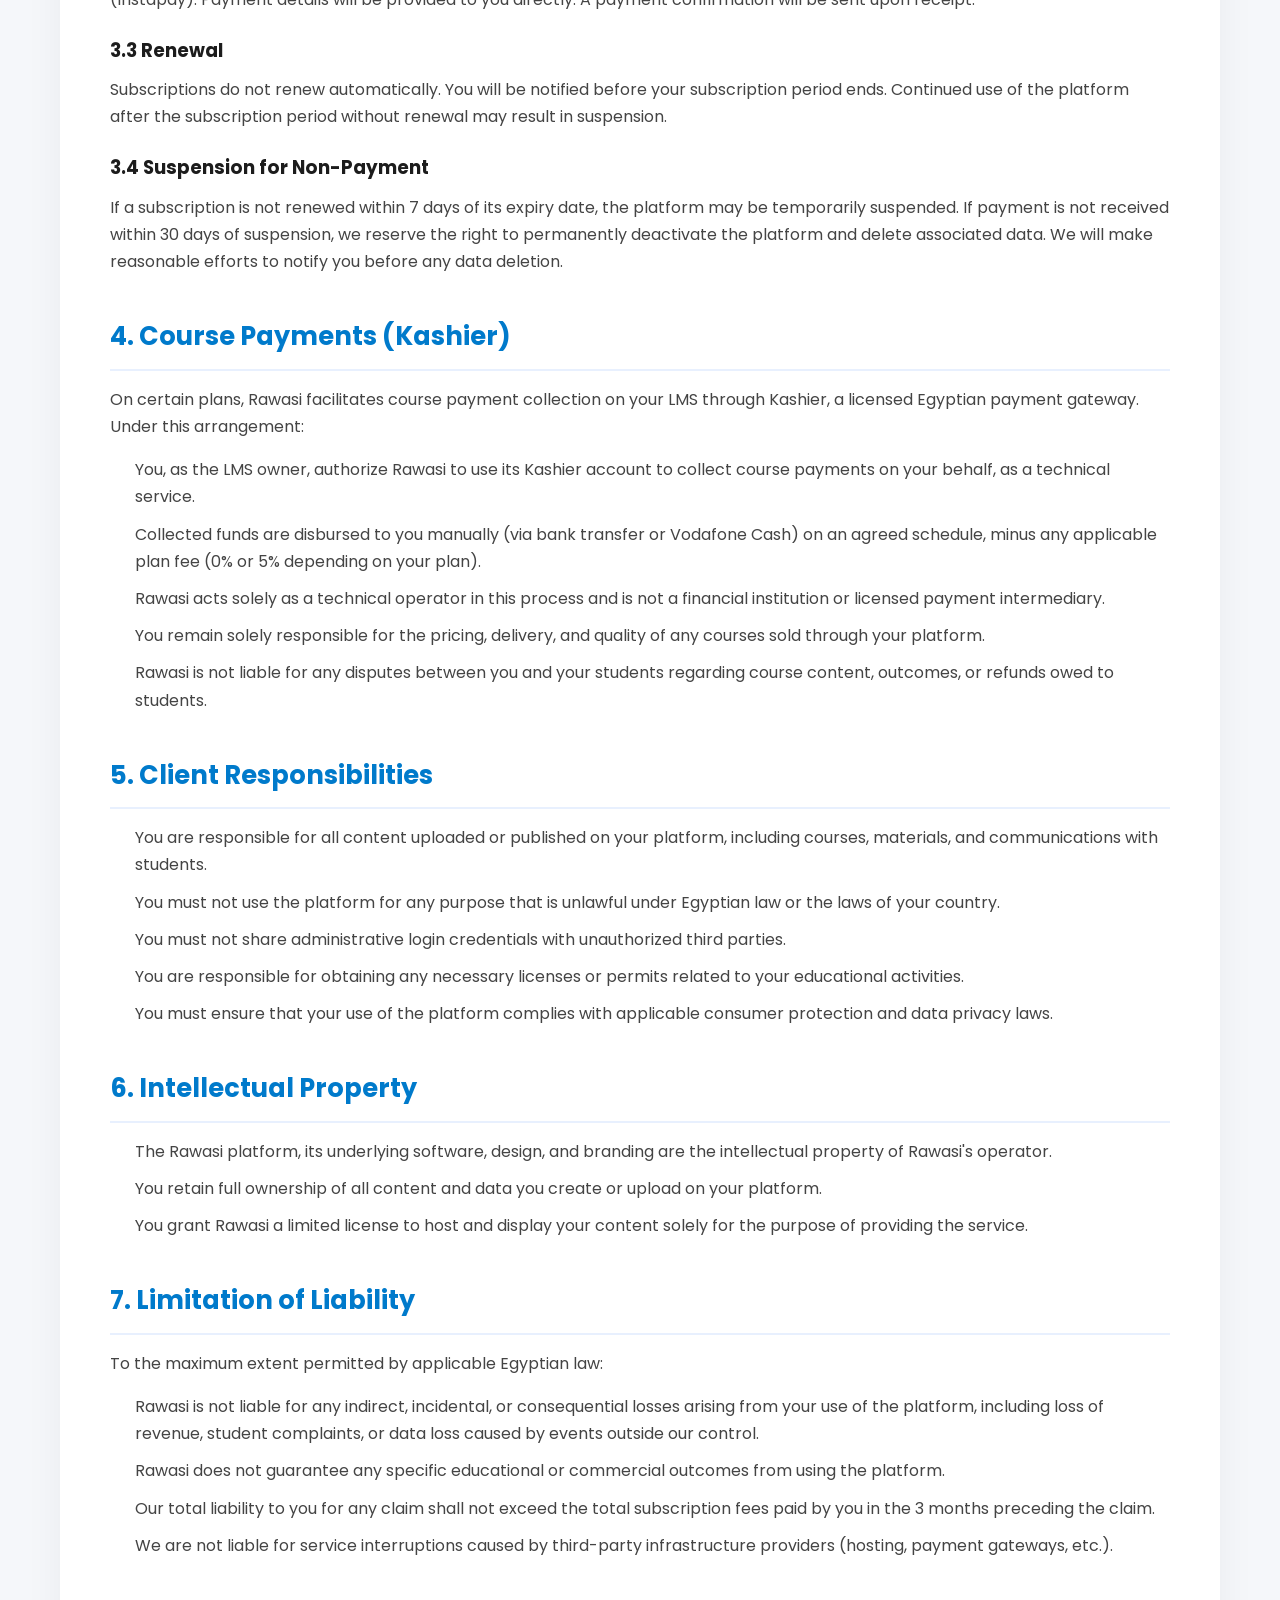
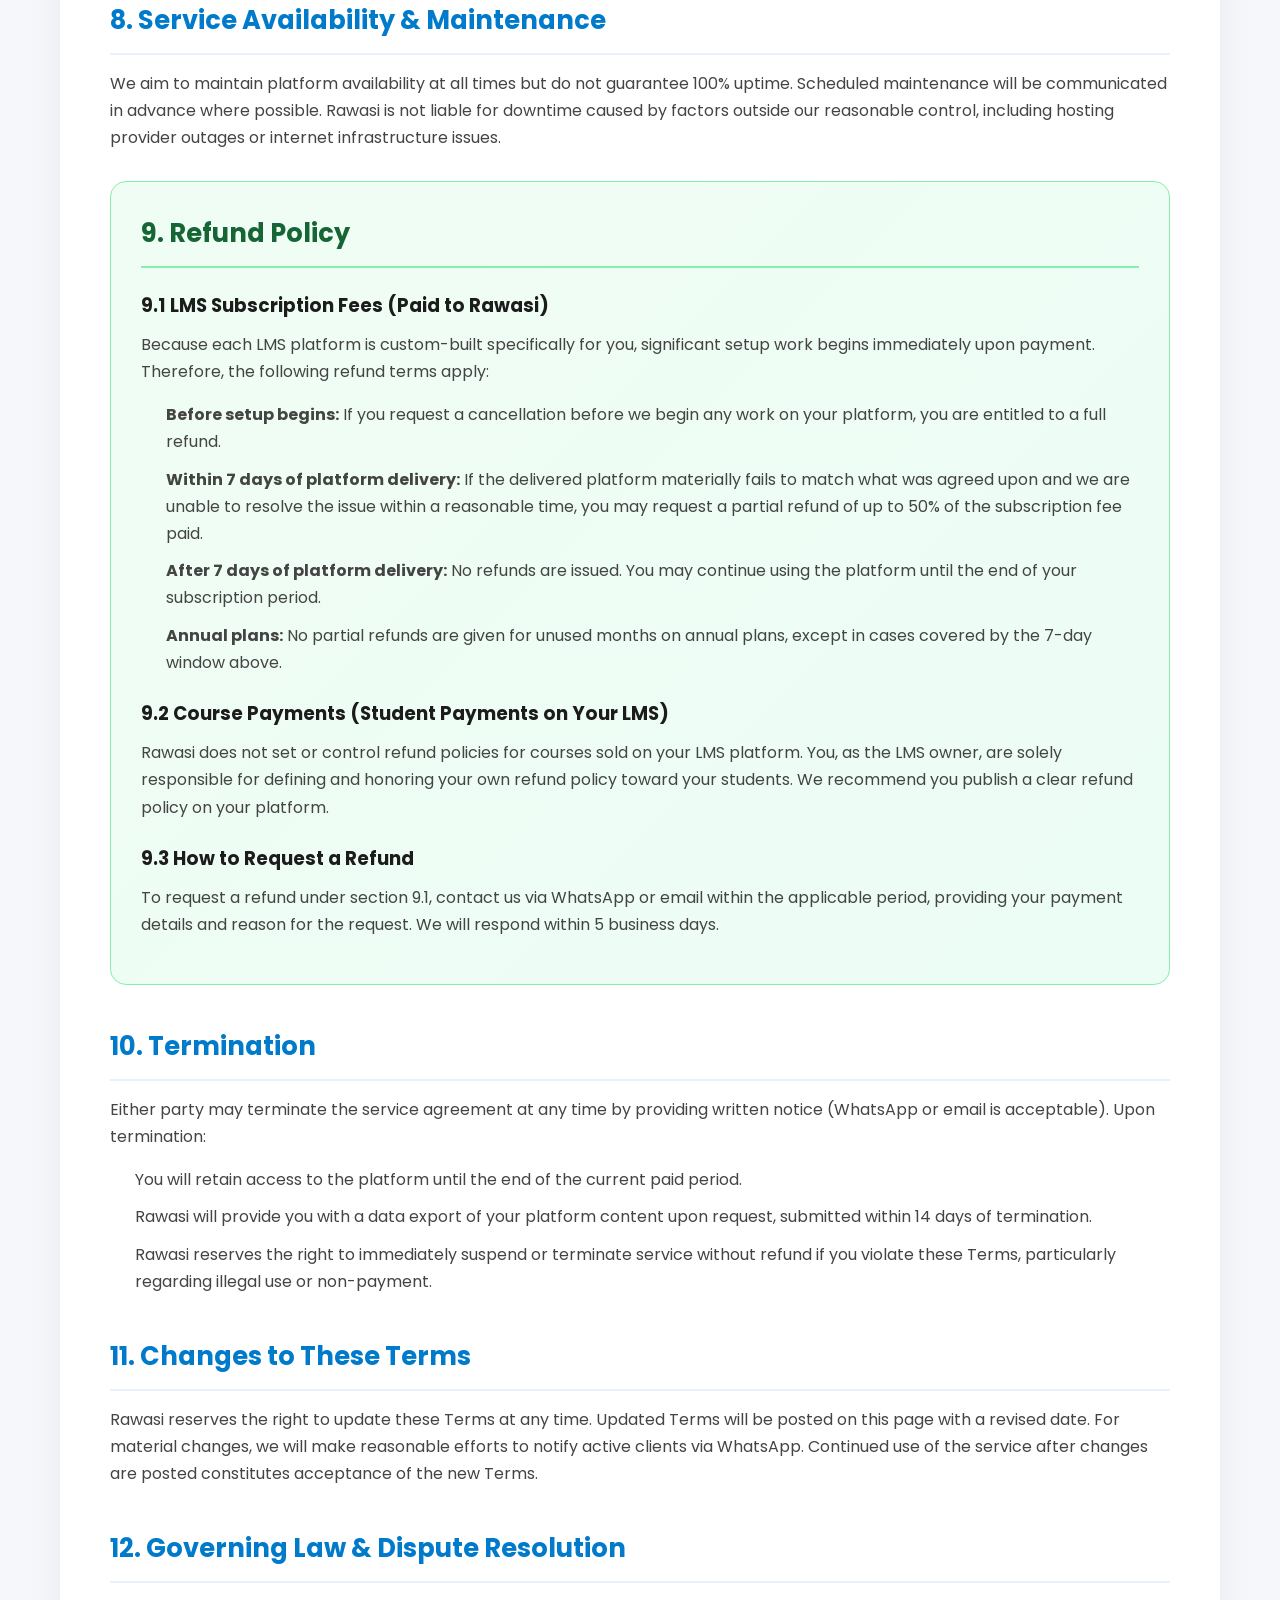
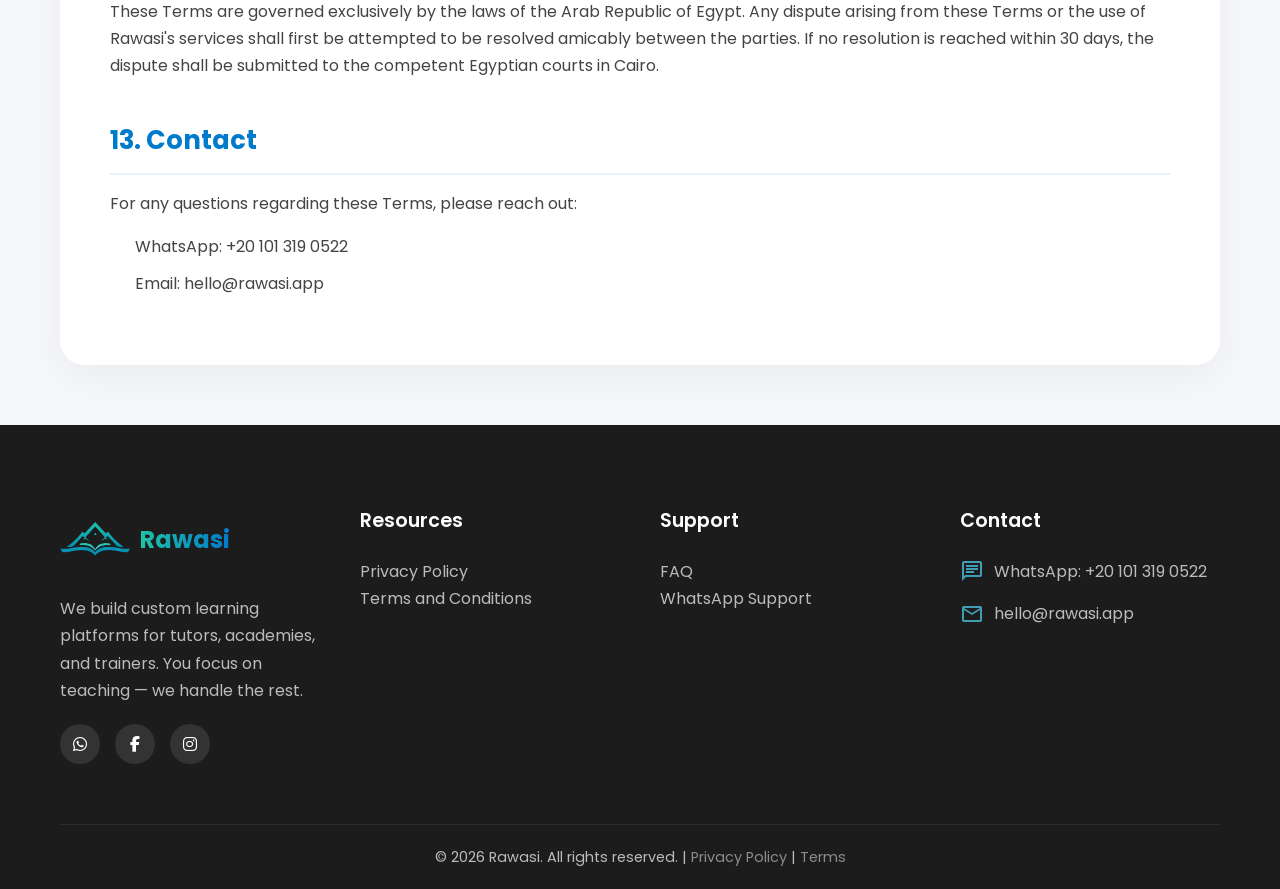
<file: terms-and-conditions.html>
<!DOCTYPE html>
<html lang="en" dir="ltr">
<head>
    <meta charset="UTF-8">
    <title data-i18n="page_title">Terms and Conditions - Rawasi</title>
    <meta name="viewport" content="width=device-width, initial-scale=1.0">
    <meta name="description" content="Rawasi terms and conditions - your rights and obligations">
    <link rel="icon" type="image/png" href="assets/favicon/favicon-96x96.png" sizes="96x96" />
    <link rel="icon" type="image/svg+xml" href="assets/favicon/favicon.svg" />
    <link rel="shortcut icon" href="assets/favicon/favicon.ico" />
    <link rel="apple-touch-icon" sizes="180x180" href="assets/favicon/apple-touch-icon.png" />
    <link rel="manifest" href="assets/favicon/site.webmanifest" />

    <link rel="stylesheet" href="https://fonts.googleapis.com/css2?family=Poppins:wght@300;400;500;600;700&display=swap">
    <link rel="stylesheet" href="https://fonts.googleapis.com/css2?family=Tajawal:wght@400;500;700&display=swap">
    <link rel="stylesheet" href="https://fonts.googleapis.com/css2?family=Material+Symbols+Outlined:opsz,wght,FILL,GRAD@24,400,1,0">
    <link rel="stylesheet" href="https://cdnjs.cloudflare.com/ajax/libs/font-awesome/6.4.0/css/all.min.css">
    <link rel="stylesheet" href="assets/css/index.css">

    <style>
        * { margin: 0; padding: 0; box-sizing: border-box; }

        :root {
            --primary: #007ACB;
            --primary-dark: #005F9A;
            --secondary: #1FC2A8;
            --accent: #50D4F6;
            --dark: #1C1C1C;
            --light: #FFFFFF;
            --gray: #6B7280;
            --gray-light: #f5f7fa;
            --warning: #f59e0b;
            --transition: all 0.3s ease;
        }

        body {
            font-family: 'Poppins', sans-serif;
            color: var(--dark);
            line-height: 1.7;
            background-color: var(--light);
        }

        .container { max-width: 1200px; margin: 0 auto; padding: 0 20px; }

        header {
            position: fixed; top: 0; left: 0; width: 100%;
            padding: 20px 0; z-index: 1000;
            background: var(--primary);
            box-shadow: 0 2px 10px rgba(0,0,0,0.1);
            transition: var(--transition);
        }

        .header-container { display: flex; justify-content: space-between; align-items: center; }

        .logo { display: flex; align-items: center; gap: 10px; }
        .logo img { width: 70px; height: 70px; border-radius: 12px; padding: 5px; filter: brightness(0) invert(1); }
        .logo-text { font-size: 1.5rem; font-weight: 700; color: white; }

        .nav-links { display: flex; gap: 30px; align-items: center; }
        .nav-link { color: white; font-weight: 500; transition: var(--transition); }
        .nav-link:hover { color: var(--accent); }

        .language-dropdown { position: relative; }
        .dropdown-toggle {
            display: flex; align-items: center;
            background: rgba(255,255,255,0.15); border: none; color: white;
            cursor: pointer; gap: 8px; padding: 8px 16px;
            border-radius: 30px; font-weight: 500;
        }
        .dropdown-menu {
            position: absolute; right: 0; top: 100%;
            background: white; border-radius: 12px;
            box-shadow: 0 10px 30px rgba(0,0,0,0.15);
            padding: 8px 0; min-width: 130px; display: none; z-index: 100;
        }
        .dropdown-menu.show { display: block; }
        .dropdown-menu button {
            width: 100%; text-align: left; padding: 10px 20px;
            background: none; border: none; cursor: pointer;
            display: flex; align-items: center; gap: 10px; transition: var(--transition);
        }
        .dropdown-menu button:hover { background: rgba(0,122,203,0.1); color: var(--primary); }

        .mobile-menu-btn { display: none; background: none; border: none; color: white; font-size: 1.8rem; cursor: pointer; }

        .page-header {
            background: linear-gradient(135deg, var(--primary), var(--secondary));
            padding: 140px 0 60px; color: white; text-align: center;
        }
        .page-header h1 { font-size: 2.8rem; margin-bottom: 15px; }
        .page-header p { font-size: 1.1rem; opacity: 0.9; }

        .content-section { padding: 60px 0; background: var(--gray-light); }

        .legal-card {
            background: white; border-radius: 24px;
            padding: 50px; box-shadow: 0 10px 40px rgba(0,0,0,0.05);
        }

        .legal-card h2 {
            color: var(--primary); font-size: 1.6rem;
            margin-top: 40px; margin-bottom: 15px;
            padding-bottom: 10px;
            border-bottom: 2px solid #e8f0fe;
        }
        .legal-card h2:first-of-type { margin-top: 0; }
        .legal-card h3 { font-size: 1.15rem; margin-top: 22px; margin-bottom: 10px; color: var(--dark); }
        .legal-card p { margin-bottom: 16px; color: #444; }
        .legal-card ul, .legal-card ol { margin: 12px 0 18px 25px; }
        .legal-card li { margin-bottom: 10px; color: #444; }

        .last-updated {
            background: #e8f0fe; padding: 12px 20px; border-radius: 12px;
            margin-bottom: 30px; font-size: 0.9rem; color: var(--primary); display: inline-block;
        }

        .notice-box {
            background: #fffbeb; border: 1px solid #fcd34d;
            border-radius: 12px; padding: 18px 22px; margin: 20px 0;
            font-size: 0.92rem; color: #78350f;
        }
        .notice-box strong { display: block; margin-bottom: 5px; color: #92400e; }

        .refund-section {
            background: linear-gradient(135deg, #f0fdf4, #ecfdf5);
            border: 1px solid #86efac; border-radius: 16px;
            padding: 30px; margin: 30px 0;
        }
        .refund-section h2 {
            color: #166534 !important;
            border-bottom-color: #86efac !important;
        }

        hr { margin: 30px 0; border: none; height: 1px; background: linear-gradient(90deg, transparent, var(--primary), transparent); }

        [dir="rtl"] { text-align: right; }
        [dir="rtl"] .legal-card ul, [dir="rtl"] .legal-card ol { margin: 12px 25px 18px 0; }
        [dir="rtl"] .dropdown-menu { right: auto; left: 0; }

        @media (max-width: 768px) {
            .mobile-menu-btn { display: block; }
            .nav-links {
                position: fixed; top: 0; right: -100%; width: 80%; max-width: 300px;
                height: 100vh; background: var(--dark); flex-direction: column;
                padding: 80px 30px; transition: var(--transition); z-index: 999;
            }
            .nav-links.active { right: 0; }
            .page-header h1 { font-size: 2rem; }
            .legal-card { padding: 30px 20px; }
            .legal-card h2 { font-size: 1.35rem; }
        }

        @media (max-width: 480px) {
            .page-header { padding: 120px 0 40px; }
        }
    </style>
</head>
<body>

<header id="header">
    <div class="container header-container">
        <a href="index.html" class="logo">
            <img src="assets/images/logo.png" alt="Rawasi Logo">
            <span class="logo-text" data-i18n="Rawasi">Rawasi</span>
        </a>
        <nav class="nav-links" id="nav-links">
            <div class="language-dropdown">
                <button class="dropdown-toggle" aria-expanded="false">
                    <span class="current-lang">EN</span>
                    <span class="material-symbols-outlined">arrow_drop_down</span>
                </button>
                <ul class="dropdown-menu">
                    <li><button data-lang="en">🇬🇧 English</button></li>
                    <li><button data-lang="ar">🇪🇬 العربية</button></li>
                </ul>
            </div>
        </nav>
        <button class="mobile-menu-btn" id="mobile-menu-btn">
            <span class="material-symbols-outlined">menu</span>
        </button>
    </div>
</header>

<main>
    <section class="page-header">
        <div class="container">
            <h1 data-i18n="terms_page_title">Terms and Conditions</h1>
            <p data-i18n="terms_page_subtitle">Please read these terms carefully before using our services</p>
        </div>
    </section>

    <section class="content-section">
        <div class="container">
            <div class="legal-card">
                <div class="last-updated">📅 Last Updated: April 2026</div>

                <!-- ═══════════════ ENGLISH ═══════════════ -->
                <div class="policy-content-en" data-lang-content="en">

                    <div class="notice-box">
                        <strong>Important Notice</strong>
                        Rawasi is a trade name operated by an individual service provider based in Egypt. It is not a registered company. These Terms constitute a binding service agreement between you and the individual operator of Rawasi.
                    </div>

                    <h2>1. Introduction & Parties</h2>
                    <p>These Terms and Conditions ("Terms") govern the relationship between Rawasi ("we," "us," "the Service Provider") and any client ("you," "the Client") who purchases or uses Rawasi's services. By making a payment or using the platform we provision for you, you acknowledge that you have read, understood, and agreed to these Terms.</p>
                    <p>Rawasi is operated by an individual based in Egypt under a trade name, and all services are governed by the laws of the Arab Republic of Egypt.</p>

                    <h2>2. Services Provided</h2>
                    <p>Rawasi provides custom-built learning management system (LMS) platforms for tutors, trainers, and academies. Services include:</p>
                    <ul>
                        <li>Setup and customization of a dedicated LMS platform tailored to your requirements.</li>
                        <li>Ongoing technical hosting and maintenance for the duration of your active subscription.</li>
                        <li>Direct support via WhatsApp during agreed business hours.</li>
                        <li>Optional course payment processing on your platform via a third-party payment gateway (Kashier), where applicable under your plan.</li>
                    </ul>
                    <p>The exact scope of services is agreed upon individually with each client prior to payment. Any features or customizations agreed upon verbally or in writing (including WhatsApp) form part of the service agreement.</p>

                    <h2>3. Subscription, Pricing & Payment</h2>
                    <h3>3.1 Plans</h3>
                    <p>Services are available on monthly or annual subscription plans. Pricing is communicated to each client individually and confirmed before payment is made.</p>

                    <h3>3.2 Payment Method</h3>
                    <p>During the current phase of operation, all subscription payments are collected manually via Vodafone Cash or bank transfer (Instapay). Payment details will be provided to you directly. A payment confirmation will be sent upon receipt.</p>

                    <h3>3.3 Renewal</h3>
                    <p>Subscriptions do not renew automatically. You will be notified before your subscription period ends. Continued use of the platform after the subscription period without renewal may result in suspension.</p>

                    <h3>3.4 Suspension for Non-Payment</h3>
                    <p>If a subscription is not renewed within 7 days of its expiry date, the platform may be temporarily suspended. If payment is not received within 30 days of suspension, we reserve the right to permanently deactivate the platform and delete associated data. We will make reasonable efforts to notify you before any data deletion.</p>

                    <h2>4. Course Payments (Kashier)</h2>
                    <p>On certain plans, Rawasi facilitates course payment collection on your LMS through Kashier, a licensed Egyptian payment gateway. Under this arrangement:</p>
                    <ul>
                        <li>You, as the LMS owner, authorize Rawasi to use its Kashier account to collect course payments on your behalf, as a technical service.</li>
                        <li>Collected funds are disbursed to you manually (via bank transfer or Vodafone Cash) on an agreed schedule, minus any applicable plan fee (0% or 5% depending on your plan).</li>
                        <li>Rawasi acts solely as a technical operator in this process and is not a financial institution or licensed payment intermediary.</li>
                        <li>You remain solely responsible for the pricing, delivery, and quality of any courses sold through your platform.</li>
                        <li>Rawasi is not liable for any disputes between you and your students regarding course content, outcomes, or refunds owed to students.</li>
                    </ul>

                    <h2>5. Client Responsibilities</h2>
                    <ul>
                        <li>You are responsible for all content uploaded or published on your platform, including courses, materials, and communications with students.</li>
                        <li>You must not use the platform for any purpose that is unlawful under Egyptian law or the laws of your country.</li>
                        <li>You must not share administrative login credentials with unauthorized third parties.</li>
                        <li>You are responsible for obtaining any necessary licenses or permits related to your educational activities.</li>
                        <li>You must ensure that your use of the platform complies with applicable consumer protection and data privacy laws.</li>
                    </ul>

                    <h2>6. Intellectual Property</h2>
                    <ul>
                        <li>The Rawasi platform, its underlying software, design, and branding are the intellectual property of Rawasi's operator.</li>
                        <li>You retain full ownership of all content and data you create or upload on your platform.</li>
                        <li>You grant Rawasi a limited license to host and display your content solely for the purpose of providing the service.</li>
                    </ul>

                    <h2>7. Limitation of Liability</h2>
                    <p>To the maximum extent permitted by applicable Egyptian law:</p>
                    <ul>
                        <li>Rawasi is not liable for any indirect, incidental, or consequential losses arising from your use of the platform, including loss of revenue, student complaints, or data loss caused by events outside our control.</li>
                        <li>Rawasi does not guarantee any specific educational or commercial outcomes from using the platform.</li>
                        <li>Our total liability to you for any claim shall not exceed the total subscription fees paid by you in the 3 months preceding the claim.</li>
                        <li>We are not liable for service interruptions caused by third-party infrastructure providers (hosting, payment gateways, etc.).</li>
                    </ul>

                    <h2>8. Service Availability & Maintenance</h2>
                    <p>We aim to maintain platform availability at all times but do not guarantee 100% uptime. Scheduled maintenance will be communicated in advance where possible. Rawasi is not liable for downtime caused by factors outside our reasonable control, including hosting provider outages or internet infrastructure issues.</p>

                    <!-- ── REFUND POLICY ── -->
                    <div class="refund-section">
                        <h2>9. Refund Policy</h2>

                        <h3>9.1 LMS Subscription Fees (Paid to Rawasi)</h3>
                        <p>Because each LMS platform is custom-built specifically for you, significant setup work begins immediately upon payment. Therefore, the following refund terms apply:</p>
                        <ul>
                            <li><strong>Before setup begins:</strong> If you request a cancellation before we begin any work on your platform, you are entitled to a full refund.</li>
                            <li><strong>Within 7 days of platform delivery:</strong> If the delivered platform materially fails to match what was agreed upon and we are unable to resolve the issue within a reasonable time, you may request a partial refund of up to 50% of the subscription fee paid.</li>
                            <li><strong>After 7 days of platform delivery:</strong> No refunds are issued. You may continue using the platform until the end of your subscription period.</li>
                            <li><strong>Annual plans:</strong> No partial refunds are given for unused months on annual plans, except in cases covered by the 7-day window above.</li>
                        </ul>

                        <h3>9.2 Course Payments (Student Payments on Your LMS)</h3>
                        <p>Rawasi does not set or control refund policies for courses sold on your LMS platform. You, as the LMS owner, are solely responsible for defining and honoring your own refund policy toward your students. We recommend you publish a clear refund policy on your platform.</p>

                        <h3>9.3 How to Request a Refund</h3>
                        <p>To request a refund under section 9.1, contact us via WhatsApp or email within the applicable period, providing your payment details and reason for the request. We will respond within 5 business days.</p>
                    </div>

                    <h2>10. Termination</h2>
                    <p>Either party may terminate the service agreement at any time by providing written notice (WhatsApp or email is acceptable). Upon termination:</p>
                    <ul>
                        <li>You will retain access to the platform until the end of the current paid period.</li>
                        <li>Rawasi will provide you with a data export of your platform content upon request, submitted within 14 days of termination.</li>
                        <li>Rawasi reserves the right to immediately suspend or terminate service without refund if you violate these Terms, particularly regarding illegal use or non-payment.</li>
                    </ul>

                    <h2>11. Changes to These Terms</h2>
                    <p>Rawasi reserves the right to update these Terms at any time. Updated Terms will be posted on this page with a revised date. For material changes, we will make reasonable efforts to notify active clients via WhatsApp. Continued use of the service after changes are posted constitutes acceptance of the new Terms.</p>

                    <h2>12. Governing Law & Dispute Resolution</h2>
                    <p>These Terms are governed exclusively by the laws of the Arab Republic of Egypt. Any dispute arising from these Terms or the use of Rawasi's services shall first be attempted to be resolved amicably between the parties. If no resolution is reached within 30 days, the dispute shall be submitted to the competent Egyptian courts in Cairo.</p>

                    <h2>13. Contact</h2>
                    <p>For any questions regarding these Terms, please reach out:</p>
                    <ul>
                        <li>WhatsApp: +20 101 319 0522</li>
                        <li>Email: hello@rawasi.app</li>
                    </ul>

                </div>

                <!-- ═══════════════ ARABIC ═══════════════ -->
                <div class="policy-content-ar" data-lang-content="ar" style="display: none;">

                    <div class="notice-box">
                        <strong>ملاحظة مهمة</strong>
                        رواسي هو اسم تجاري يُدار من قِبل فرد مقيم في مصر، وليس شركة مسجلة. تُشكّل هذه الشروط اتفاقية خدمة ملزمة بينك وبين المشغّل الفردي لـ رواسي.
                    </div>

                    <h2>1. المقدمة والأطراف</h2>
                    <p>تُنظّم هذه الشروط والأحكام ("الشروط") العلاقة بين رواسي ("نحن"، "مزود الخدمة") وأي عميل ("أنت"، "العميل") يشتري أو يستخدم خدمات رواسي. بإتمام الدفع أو استخدام المنصة التي نُعدّها لك، تُقرّ بأنك قرأت هذه الشروط وفهمتها ووافقت عليها.</p>
                    <p>تُدار رواسي من قِبل فرد مقيم في مصر تحت اسم تجاري، وتخضع جميع الخدمات لقوانين جمهورية مصر العربية.</p>

                    <h2>2. الخدمات المقدَّمة</h2>
                    <p>تُقدّم رواسي منصات تعليمية (LMS) مخصصة للمدرسين والمدربين والأكاديميات. تشمل الخدمات:</p>
                    <ul>
                        <li>إعداد وتخصيص منصة LMS مخصصة وفقًا لمتطلباتك.</li>
                        <li>الاستضافة التقنية والصيانة المستمرة طوال فترة اشتراكك النشط.</li>
                        <li>دعم مباشر عبر واتساب خلال ساعات العمل المتفق عليها.</li>
                        <li>معالجة مدفوعات الكورسات على منصتك عبر بوابة دفع Kashier (حسب الخطة).</li>
                    </ul>
                    <p>يُحدَّد النطاق الدقيق للخدمات مع كل عميل قبل الدفع. أي ميزات أو تخصيصات تم الاتفاق عليها شفهيًا أو كتابيًا (بما في ذلك واتساب) تُعدّ جزءًا من اتفاقية الخدمة.</p>

                    <h2>3. الاشتراك والتسعير والدفع</h2>
                    <h3>3.1 الخطط</h3>
                    <p>تتوفر الخدمات بخطط اشتراك شهرية أو سنوية. يتم إبلاغ كل عميل بالأسعار بشكل فردي وتأكيدها قبل الدفع.</p>

                    <h3>3.2 طريقة الدفع</h3>
                    <p>في المرحلة الحالية، تُجمَع جميع مدفوعات الاشتراك يدويًا عبر فودافون كاش أو تحويل بنكي (إنستاباي). سيتم تزويدك بتفاصيل الدفع مباشرة، وستُرسَل إليك رسالة تأكيد فور استلام الدفع.</p>

                    <h3>3.3 التجديد</h3>
                    <p>لا تتجدد الاشتراكات تلقائيًا. ستتلقى إشعارًا قبل انتهاء فترة اشتراكك. قد يؤدي الاستمرار في استخدام المنصة بعد انتهاء الاشتراك دون تجديد إلى تعليقها.</p>

                    <h3>3.4 التعليق بسبب عدم الدفع</h3>
                    <p>إذا لم يُجدَّد الاشتراك خلال 7 أيام من تاريخ انتهائه، قد يتم تعليق المنصة مؤقتًا. وإذا لم يُستلم الدفع خلال 30 يومًا من التعليق، نحتفظ بالحق في إلغاء تنشيط المنصة نهائيًا وحذف البيانات المرتبطة بها، مع بذل جهود معقولة لإخطارك قبل أي حذف.</p>

                    <h2>4. مدفوعات الكورسات (Kashier)</h2>
                    <p>في بعض الخطط، تُيسّر رواسي تحصيل مدفوعات الكورسات على منصتك عبر Kashier. في إطار هذا الترتيب:</p>
                    <ul>
                        <li>أنت بصفتك مالك المنصة تُفوّض رواسي باستخدام حساب Kashier الخاص بها لتحصيل المدفوعات نيابةً عنك كخدمة تقنية.</li>
                        <li>تُحوَّل الأموال المحصّلة إليك يدويًا (عبر تحويل بنكي أو فودافون كاش) وفق جدول زمني متفق عليه، مخصومًا منها رسوم الخطة المعمول بها (0% أو 5%).</li>
                        <li>تعمل رواسي بصفة مشغّل تقني فحسب وليست مؤسسة مالية أو وسيط دفع مرخّص.</li>
                        <li>أنت وحدك المسؤول عن تسعير وتقديم وجودة الكورسات المباعة على منصتك.</li>
                        <li>رواسي غير مسؤولة عن أي نزاعات بينك وبين طلابك بشأن المحتوى أو النتائج أو المبالغ المستردة.</li>
                    </ul>

                    <h2>5. مسؤوليات العميل</h2>
                    <ul>
                        <li>أنت مسؤول عن جميع المحتويات المرفوعة أو المنشورة على منصتك، بما فيها الكورسات والمواد والتواصل مع الطلاب.</li>
                        <li>يُحظر استخدام المنصة لأي غرض مخالف للقانون المصري أو قوانين بلدك.</li>
                        <li>يُحظر مشاركة بيانات تسجيل الدخول الإدارية مع أطراف ثالثة غير مصرّح لها.</li>
                        <li>أنت مسؤول عن الحصول على أي تراخيص أو تصاريح تتعلق بنشاطك التعليمي.</li>
                        <li>يجب أن يتوافق استخدامك للمنصة مع قوانين حماية المستهلك وحماية البيانات المعمول بها.</li>
                    </ul>

                    <h2>6. الملكية الفكرية</h2>
                    <ul>
                        <li>منصة رواسي وبرمجياتها وتصميمها وعلامتها التجارية هي ملكية فكرية لمشغّل رواسي.</li>
                        <li>تحتفظ بالملكية الكاملة لجميع المحتويات والبيانات التي تنشئها أو ترفعها على منصتك.</li>
                        <li>تمنح رواسي ترخيصًا محدودًا لاستضافة محتواك وعرضه لغرض تقديم الخدمة فحسب.</li>
                    </ul>

                    <h2>7. حدود المسؤولية</h2>
                    <p>في أقصى الحدود التي يُجيزها القانون المصري:</p>
                    <ul>
                        <li>رواسي غير مسؤولة عن أي خسائر غير مباشرة أو عرضية أو تبعية ناجمة عن استخدامك للمنصة.</li>
                        <li>لا تضمن رواسي أي نتائج تعليمية أو تجارية محددة من استخدام المنصة.</li>
                        <li>لا تتجاوز مسؤوليتنا الإجمالية تجاهك إجمالي رسوم الاشتراك المدفوعة منك خلال الثلاثة أشهر السابقة للمطالبة.</li>
                        <li>لسنا مسؤولين عن انقطاع الخدمة الناجم عن مزودي البنية التحتية الخارجيين.</li>
                    </ul>

                    <h2>8. توافر الخدمة والصيانة</h2>
                    <p>نسعى للحفاظ على توافر المنصة في جميع الأوقات، لكننا لا نضمن وقت تشغيل بنسبة 100%. سيتم الإخطار بأعمال الصيانة المجدولة مسبقًا قدر الإمكان. رواسي غير مسؤولة عن أي توقف ناجم عن عوامل خارجة عن سيطرتنا المعقولة.</p>

                    <div class="refund-section">
                        <h2>9. سياسة الاسترداد</h2>

                        <h3>9.1 رسوم اشتراك المنصة (المدفوعة لرواسي)</h3>
                        <p>نظرًا لأن كل منصة تُبنى بشكل مخصص لك، تبدأ أعمال الإعداد فور استلام الدفع. لذا تسري الشروط التالية:</p>
                        <ul>
                            <li><strong>قبل بدء الإعداد:</strong> إذا طلبت الإلغاء قبل بدء أي عمل، يحق لك استرداد المبلغ كاملًا.</li>
                            <li><strong>خلال 7 أيام من تسليم المنصة:</strong> إذا كانت المنصة المُسلَّمة لا تتوافق جوهريًا مع ما تم الاتفاق عليه ولم نتمكن من حل المشكلة في وقت معقول، يمكنك طلب استرداد جزئي بما يصل إلى 50% من رسوم الاشتراك المدفوعة.</li>
                            <li><strong>بعد 7 أيام من تسليم المنصة:</strong> لا يتم إصدار أي مبالغ مستردة. يمكنك مواصلة استخدام المنصة حتى نهاية فترة اشتراكك.</li>
                            <li><strong>الخطط السنوية:</strong> لا تُردّ مبالغ جزئية عن الأشهر غير المستخدمة، إلا في الحالات التي تُغطيها النافذة الزمنية السبعة أيام أعلاه.</li>
                        </ul>

                        <h3>9.2 مدفوعات الكورسات (مدفوعات الطلاب على منصتك)</h3>
                        <p>لا تُحدّد رواسي ولا تتحكم في سياسات الاسترداد للكورسات المباعة على منصتك. أنت وحدك المسؤول عن تحديد سياسة الاسترداد الخاصة بك تجاه طلابك والالتزام بها. ننصحك بنشر سياسة استرداد واضحة على منصتك.</p>

                        <h3>9.3 كيفية طلب الاسترداد</h3>
                        <p>لطلب استرداد وفق البند 9.1، تواصل معنا عبر واتساب أو البريد الإلكتروني خلال الفترة المحددة، مع ذكر تفاصيل الدفع وسبب الطلب. سنرد خلال 5 أيام عمل.</p>
                    </div>

                    <h2>10. إنهاء الخدمة</h2>
                    <p>يحق لأي من الطرفين إنهاء اتفاقية الخدمة في أي وقت بإخطار كتابي (يُقبل واتساب أو البريد الإلكتروني). عند الإنهاء:</p>
                    <ul>
                        <li>تحتفظ بالوصول إلى المنصة حتى نهاية الفترة المدفوعة الحالية.</li>
                        <li>ستوفر رواسي تصدير بيانات منصتك بناءً على طلب مُقدَّم خلال 14 يومًا من الإنهاء.</li>
                        <li>تحتفظ رواسي بالحق في تعليق الخدمة أو إنهائها فورًا دون استرداد في حال انتهاك هذه الشروط.</li>
                    </ul>

                    <h2>11. التعديلات على هذه الشروط</h2>
                    <p>تحتفظ رواسي بالحق في تعديل هذه الشروط في أي وقت. ستُنشر الشروط المحدَّثة على هذه الصفحة مع تاريخ مراجعة جديد. سنبذل جهودًا معقولة لإخطار العملاء النشطين عبر واتساب في حالة التغييرات الجوهرية. استمرار استخدام الخدمة بعد نشر التعديلات يُعدّ قبولًا للشروط الجديدة.</p>

                    <h2>12. القانون الحاكم وحل النزاعات</h2>
                    <p>تخضع هذه الشروط حصريًا لقوانين جمهورية مصر العربية. يُحاوَل حل أي نزاع ينشأ عن هذه الشروط أو استخدام خدمات رواسي وديًا بين الطرفين أولًا. فإذا لم يُتوصَّل إلى حل خلال 30 يومًا، يُحال النزاع إلى المحاكم المصرية المختصة في القاهرة.</p>

                    <h2>13. التواصل معنا</h2>
                    <p>لأي استفسارات بشأن هذه الشروط:</p>
                    <ul>
                        <li>واتساب: 01013190522+</li>
                        <li>البريد الإلكتروني: hello@rawasi.app</li>
                    </ul>

                </div>
            </div>
        </div>
    </section>
</main>

<footer>
    <div class="container">
        <div class="footer-content">
            <div class="footer-about">
                <div class="footer-logo">
                    <img src="assets/images/logo.png" alt="Rawasi Logo">
                    <span class="footer-logo-text" data-i18n="Rawasi">Rawasi</span>
                </div>
                <p data-i18n="footer_about">We build custom learning platforms for tutors, academies, and trainers. No tech skills needed — just your vision, and we bring it to life.</p>
                <div class="social-links">
                    <a href="https://wa.me/201013190522" class="social-link"><i class="fab fa-whatsapp"></i></a>
                    <a href="https://www.facebook.com/rawasi.platform/" class="social-link"><i class="fab fa-facebook-f"></i></a>
                    <a href="https://www.instagram.com/rawasi.platform/" class="social-link"><i class="fab fa-instagram"></i></a>
                </div>
            </div>
            <div class="footer-links">
                <h3 class="footer-heading" data-i18n="footer_links2">Resources</h3>
                <ul class="footer-links">
                    <li><a href="privacy-policy" class="footer-link" data-i18n="footer_link5">Privacy Policy</a></li>
                    <li><a href="terms-and-conditions" class="footer-link" data-i18n="footer_link6">Terms and Conditions</a></li>
                </ul>
            </div>
            <div class="footer-links">
                <h3 class="footer-heading">Support</h3>
                <ul class="footer-links">
                    <li><a href="#" class="footer-link">FAQ</a></li>
                    <li><a href="https://wa.me/201013190522" class="footer-link">WhatsApp Support</a></li>
                </ul>
            </div>
            <div class="footer-contact">
                <h3 class="footer-heading" data-i18n="footer_contact">Contact Us</h3>
                <p><span class="material-symbols-outlined icon">chat</span> <span data-i18n="footer_whatsapp">WhatsApp: +20 101 319 0522</span></p>
                <p><span class="material-symbols-outlined icon">mail</span> <span data-i18n="footer_email">hello@rawasi.app</span></p>
            </div>
        </div>
        <div class="footer-bottom">
            <p>&copy; <span data-i18n="footer_copyright">2026 Rawasi. All rights reserved.</span> | <a href="privacy-policy" class="footer-link" data-i18n="footer_privacy">Privacy Policy</a> | <a href="terms-and-conditions" class="footer-link" data-i18n="footer_terms">Terms</a></p>
        </div>
    </div>
</footer>

<script src="assets/js/localization.js"></script>
<script>
    let currentLang = localStorage.getItem('rawasi-lang') || 'en';

    function updatePageLanguage(lang) {
        currentLang = lang;
        localStorage.setItem('rawasi-lang', lang);
        document.documentElement.lang = lang;
        document.documentElement.dir = lang === 'ar' ? 'rtl' : 'ltr';

        document.querySelectorAll('[data-i18n]').forEach(el => {
            const key = el.getAttribute('data-i18n');
            if (translations[lang] && translations[lang][key]) {
                if (el.tagName === 'INPUT' || el.tagName === 'TEXTAREA') {
                    el.value = translations[lang][key];
                } else {
                    el.innerHTML = translations[lang][key];
                }
            }
        });

        document.querySelectorAll('[data-lang-content]').forEach(section => {
            section.style.display = section.getAttribute('data-lang-content') === lang ? 'block' : 'none';
        });

        document.querySelectorAll('.current-lang').forEach(el => {
            el.textContent = lang === 'en' ? 'EN' : 'الع';
        });
    }

    const mobileBtn = document.getElementById('mobile-menu-btn');
    const navLinks = document.getElementById('nav-links');
    if (mobileBtn) {
        mobileBtn.addEventListener('click', () => navLinks.classList.toggle('active'));
    }

    const dropdownToggle = document.querySelector('.dropdown-toggle');
    const dropdownMenu = document.querySelector('.dropdown-menu');
    if (dropdownToggle) {
        dropdownToggle.addEventListener('click', (e) => {
            e.stopPropagation();
            dropdownMenu.classList.toggle('show');
        });
    }

    document.querySelectorAll('.dropdown-menu button').forEach(btn => {
        btn.addEventListener('click', () => {
            updatePageLanguage(btn.dataset.lang);
            dropdownMenu.classList.remove('show');
        });
    });

    document.addEventListener('click', () => {
        if (dropdownMenu) dropdownMenu.classList.remove('show');
    });

    updatePageLanguage(currentLang);
</script>
</body>
</html>
</file>
<file: assets/css/index.css>
:root {
    --primary: #007ACB;        /* Main blue from the mountain */
    --primary-dark: #005F9A;   /* Darker shade for hover/effects */
    --secondary: #1FC2A8;      /* Greenish-teal from the base/book */
    --accent: #50D4F6;         /* Light cyan accent (snow/highlight) */
    --accent-light: #A1ECFB;   /* Lighter aqua tone */
    --neutral: #F5F7F9;        /* Light neutral for backgrounds */
    --dark: #1C1C1C;           /* Almost black for contrast */
    --light: #FFFFFF;          /* Pure white */
    --gray: #6B7280;           /* Medium gray for UI */
    --success: #28A745;
    --warning: #FFC107;
    --danger: #DC3545;
    --transition: all 0.3s cubic-bezier(0.25, 0.8, 0.25, 1);
    --shadow-sm: 0 1px 3px rgba(0, 0, 0, 0.12), 0 1px 2px rgba(0, 0, 0, 0.24);
    --shadow-md: 0 4px 6px rgba(0, 0, 0, 0.1), 0 1px 3px rgba(0, 0, 0, 0.08);
    --shadow-lg: 0 10px 20px rgba(0, 0, 0, 0.1), 0 6px 6px rgba(0, 0, 0, 0.1);
    --shadow-xl: 0 15px 30px rgba(0, 0, 0, 0.11), 0 10px 10px rgba(0, 0, 0, 0.08);
}


* {
    margin: 0;
    padding: 0;
    box-sizing: border-box;
}

ul {
    list-style: none;
}

body {
    font-family: 'Poppins', sans-serif;
    color: var(--dark);
    line-height: 1.6;
    overflow-x: hidden;
    background-color: var(--light);
}

a {
    text-decoration: none;
    color: inherit;
}

.container {
    width: 100%;
    max-width: 1200px;
    margin: 0 auto;
    padding: 0 20px;
}

/* Animations */
@keyframes fadeIn {
    from {
        opacity: 0;
    }
    to {
        opacity: 1;
    }
}

@keyframes slideUp {
    from {
        opacity: 0;
        transform: translateY(30px);
    }
    to {
        opacity: 1;
        transform: translateY(0);
    }
}

@keyframes slideLeft {
    from {
        opacity: 0;
        transform: translateX(30px);
    }
    to {
        opacity: 1;
        transform: translateX(0);
    }
}

@keyframes slideRight {
    from {
        opacity: 0;
        transform: translateX(-30px);
    }
    to {
        opacity: 1;
        transform: translateX(0);
    }
}

/* Add to your CSS: */
.desktop-auth {
    display: flex;
    align-items: center;
}

.mobile-auth {
    display: none;
}

@media (max-width: 768px) {
    .desktop-auth {
        display: none;
    }

    .mobile-auth {
        display: flex;
        flex-direction: column;
        gap: 10px;
        padding: 20px;
        margin-top: auto; /* Push to bottom of drawer */
    }

    .mobile-auth .btn {
        width: 100%;
    }
}

@keyframes float {
    0% {
        transform: translateY(0px);
    }
    50% {
        transform: translateY(-10px);
    }
    100% {
        transform: translateY(0px);
    }
}

/* Add dropdown styles: */
.language-dropdown {
    position: relative;
    margin-right: 15px;
}

.dropdown-toggle {
    display: flex;
    align-items: center;
    background: none;
    border: none;
    color: white;
    cursor: pointer;
    gap: 5px;
}

.dropdown-menu {
    position: absolute;
    right: 0;
    top: 100%;
    background: white;
    border-radius: 8px;
    box-shadow: 0 2px 10px rgba(0, 0, 0, 0.1);
    padding: 10px 0;
    min-width: 120px;
    display: none;
    z-index: 100;
}

.dropdown-menu.show {
    display: block;
}

.dropdown-menu button {
    width: 100%;
    text-align: left;
    padding: 8px 15px;
    background: none;
    border: none;
    cursor: pointer;
}

/* Mobile styles */
@media (max-width: 768px) {
    .language-dropdown {
        margin: 20px 0;
        width: 100%;
    }

    .dropdown-menu {
        position: static;
        width: 100%;
    }
}

.animate {
    opacity: 0;
}

.fade-in {
    animation: fadeIn 1s ease forwards;
}

.slide-up {
    animation: slideUp 0.8s ease forwards;
}

.slide-left {
    animation: slideLeft 0.8s ease forwards;
}

.slide-right {
    animation: slideRight 0.8s ease forwards;
}

.float {
    animation: float 3s ease-in-out infinite;
}

.delay-1 {
    animation-delay: 0.2s;
}

.delay-2 {
    animation-delay: 0.4s;
}

.delay-3 {
    animation-delay: 0.6s;
}

.delay-4 {
    animation-delay: 0.8s;
}

/* Header */
header {
    position: fixed;
    top: 0;
    left: 0;
    width: 100%;
    padding: 20px 0;
    z-index: 1000;
    transition: var(--transition);
}

header.scrolled {
    background-color: var(--primary);
    box-shadow: var(--shadow-md);
    padding: 15px 0;
}

.header-container {
    display: flex;
    justify-content: space-between;
    align-items: center;
}

.logo {
    display: flex;
    align-items: center;
    gap: 10px;

}

.scrolled .logo {
    filter: brightness(0) invert(1);
}

.scrolled .logo-text {
    color: white;
}

.logo img {
    width: 70px;
    height: 70px;
}

.logo-text {
    font-size: 1.5rem;
    font-weight: 700;
    background: linear-gradient(90deg, var(--secondary), var(--accent));
    -webkit-background-clip: text;
    background-clip: text;
    color: transparent;
}

.nav-links {
    display: flex;
    gap: 30px;
}

.nav-link {
    color: white;
    font-weight: 500;
    position: relative;
    transition: var(--transition);
}

.nav-link:hover {
    color: var(--accent);
}

.nav-link::after {
    content: '';
    position: absolute;
    bottom: -5px;
    left: 0;
    width: 0;
    height: 2px;
    background: var(--accent);
    transition: var(--transition);
}

.nav-link:hover::after {
    width: 100%;
}

.header-actions {
    display: flex;
    gap: 15px;
}

/* Updated Header Actions */
.header-actions {
    display: flex;
    align-items: center;
    gap: 15px;
}

/* Language Dropdown - Enhanced */
.language-dropdown {
    position: relative;
    margin-right: 10px;
}

.dropdown-toggle {
    display: flex;
    align-items: center;
    background: rgba(255, 255, 255, 0.1);
    border: none;
    color: white;
    cursor: pointer;
    gap: 8px;
    padding: 8px 16px;
    border-radius: 30px;
    font-weight: 500;
    transition: var(--transition);
    margin: auto;
}

.dropdown-toggle:hover {
    background: rgba(255, 255, 255, 0.2);
}

.dropdown-toggle .material-symbols-outlined {
    font-size: 20px;
    transition: transform 0.3s ease;
}

.dropdown-toggle[aria-expanded="true"] .material-symbols-outlined {
    transform: rotate(180deg);
}

.dropdown-menu {
    position: absolute;
    right: 0;
    top: calc(100% + 10px);
    background: white;
    border-radius: 12px;
    box-shadow: var(--shadow-xl);
    padding: 10px 0;
    min-width: 140px;
    display: none;
    z-index: 100;
    opacity: 0;
    transform: translateY(10px);
    transition: all 0.3s ease;
}

.dropdown-menu.show {
    display: block;
    opacity: 1;
    transform: translateY(0);
}

.dropdown-menu button {
    width: 100%;
    text-align: left;
    padding: 10px 20px;
    background: none;
    border: none;
    cursor: pointer;
    display: flex;
    align-items: center;
    gap: 10px;
    transition: var(--transition);
}

.dropdown-menu button:hover {
    background: rgba(78, 99, 217, 0.1);
    color: var(--primary);
}

/* Auth Buttons - Desktop */
.desktop-auth {
    display: flex;
    gap: 10px;
}

/* Auth Buttons - Mobile */
.mobile-auth {
    display: none;
    flex-direction: column;
    gap: 12px;
    padding: 20px;
    margin-top: 20px;
    width: 100%;
}

.mobile-auth .btn {
    width: 100%;
    text-align: center;
}

/* Mobile Menu Adjustments */
@media (max-width: 768px) {
    .desktop-auth {
        display: none;
    }

    .mobile-auth {
        display: flex;
    }

    .language-dropdown {
        margin: 20px 0;
        width: 100%;
    }

    .dropdown-menu {
        width: 100%;
        box-shadow: none;
        background: rgba(255, 255, 255);
    }

    .dropdown-menu button {
        color: black;
        padding: 12px 20px;
    }

    .dropdown-menu button:hover {
        background: var(--primary);
        color: white;
    }

    .nav-links {
        align-items: flex-start;
        padding: 30px;
    }
}

.btn {
    display: inline-flex;
    align-items: center;
    justify-content: center;
    padding: 10px 20px;
    border-radius: 30px;
    font-weight: 500;
    transition: var(--transition);
    cursor: pointer;
}

.btn-outline {
    border: 2px solid white;
    color: white;
    background: transparent;
}

.btn-outline:hover {
    background: white;
    color: var(--dark);
}

.btn-primary {
    background: linear-gradient(135deg, var(--secondary), var(--primary));
    color: white;
    border: none;
    box-shadow: var(--shadow-sm);
}

.btn-primary:hover {
    transform: translateY(-2px);
    box-shadow: var(--shadow-md);
}

.mobile-menu-btn {
    display: none;
    background: none;
    border: none;
    color: white;
    font-size: 1.5rem;
    cursor: pointer;
}

/* Hero Section */
.hero {
    position: relative;
    height: 100vh;
    min-height: 700px;
    display: flex;
    align-items: center;
    background: linear-gradient(rgba(11, 12, 13, 0.7), rgba(11, 12, 13, 0.7)), url('../images/background.jpg') no-repeat center center/cover;
    overflow: hidden;
    clip-path: ellipse(100% 100% at 50% 0%);
}


.hero-content {
    text-align: center;
    color: white;
    max-width: 800px;
    margin: 0 auto;
    padding-top: 80px;
}

.hero-title {
    font-size: 3.5rem;
    font-weight: 700;
    margin-bottom: 20px;
    line-height: 1.2;
}

.hero-subtitle {
    font-size: 1.2rem;
    margin-bottom: 30px;
    opacity: 0.9;
}

.highlight {
    background: linear-gradient(90deg, var(--accent), var(--secondary));
    -webkit-background-clip: text;
    background-clip: text;
    color: transparent;
}

.hero-cta {
    display: flex;
    gap: 15px;
    justify-content: center;
    margin-top: 40px;
}

.btn-lg {
    padding: 15px 30px;
    font-size: 1.1rem;
}

.btn-accent {
    background: var(--accent);
    color: var(--dark);
    font-weight: 600;
}

.btn-accent:hover {
    transform: translateY(-2px);
    box-shadow: 0 10px 20px rgba(56, 224, 242, 0.3);
}

.scroll-down {
    position: absolute;
    bottom: 30px;
    left: 50%;
    transform: translateX(-50%);
    color: white;
    font-size: 1.5rem;
    animation: float 2s ease-in-out infinite;
    cursor: pointer;
}

/* Features Section */
.section {
    padding: 50px 0;
}

.section-title {
    text-align: center;
    margin-bottom: 60px;
}

.section-title h2 {
    font-size: 2.5rem;
    font-weight: 700;
    margin-bottom: 15px;
    background: linear-gradient(90deg, var(--primary), var(--secondary));
    -webkit-background-clip: text;
    background-clip: text;
    color: transparent;
}

.section-title p {
    font-size: 1.1rem;
    color: var(--gray);
    max-width: 700px;
    margin: 0 auto;
}

.features-grid {
    display: grid;
    grid-template-columns: repeat(auto-fit, minmax(300px, 1fr));
    gap: 30px;
}

.feature-card {
    background: white;
    border-radius: 15px;
    padding: 30px;
    box-shadow: var(--shadow-sm);
    transition: var(--transition);
    text-align: center;
}

.feature-card:hover {
    transform: translateY(-10px);
    box-shadow: var(--shadow-lg);
}

.feature-icon {
    width: 80px;
    height: 80px;
    margin: 0 auto 20px;
    display: flex;
    align-items: center;
    justify-content: center;
    background: linear-gradient(135deg, var(--primary), var(--secondary));
    border-radius: 20px;
    color: white;
    font-size: 2rem;
    box-shadow: 0 10px 20px rgba(78, 99, 217, 0.2);
}

.feature-card h3 {
    font-size: 1.3rem;
    margin-bottom: 15px;
    color: var(--dark);
}

.feature-card p {
    color: var(--gray);
}

/* Pricing Section */
.pricing {
    background-color: #f8f9ff;
}

.toggle-container {
    display: flex;
    align-items: center;
    justify-content: center;
    margin-bottom: 50px;
    gap: 15px;
}

.toggle-label {
    font-weight: 500;
    color: var(--gray);
    transition: var(--transition);
}

.toggle-label.active {
    color: var(--primary);
    font-weight: 600;
}

.toggle-switch {
    position: relative;
    display: inline-block;
    width: 60px;
    height: 30px;
}

.toggle-switch input {
    opacity: 0;
    width: 0;
    height: 0;
}

.slider {
    position: absolute;
    cursor: pointer;
    top: 0;
    left: 0;
    right: 0;
    bottom: 0;
    background: linear-gradient(135deg, var(--primary), var(--secondary));
    transition: var(--transition);
    border-radius: 34px;
}

.slider:before {
    position: absolute;
    content: "";
    height: 22px;
    width: 22px;
    left: 4px;
    bottom: 4px;
    background-color: white;
    transition: var(--transition);
    border-radius: 50%;
}

input:checked + .slider:before {
    transform: translateX(30px);
}

.pricing-cards {
    display: grid;
    grid-template-columns: repeat(auto-fit, minmax(280px, 1fr));
    gap: 25px;
}

.pricing-card {
    background: white;
    border-radius: 15px;
    padding: 30px;
    box-shadow: var(--shadow-sm);
    transition: var(--transition);
    position: relative;
    overflow: hidden;
}

.pricing-card:hover {
    transform: translateY(-5px);
    box-shadow: var(--shadow-md);
}

.pricing-card.popular {
    border: 2px solid var(--primary);
    position: relative;
}

.popular-badge {
    position: absolute;
    top: 15px;
    right: 15px;
    background: linear-gradient(135deg, var(--primary), var(--secondary));
    color: white;
    padding: 5px 15px;
    border-radius: 20px;
    font-size: 0.8rem;
    font-weight: 600;
}

.pricing-card h3 {
    font-size: 1.5rem;
    margin-bottom: 15px;
    color: var(--dark);
}

.price {
    font-size: 2.5rem;
    font-weight: 700;
    margin-bottom: 15px;
    color: var(--primary);
}

.price span {
    font-size: 1rem;
    font-weight: 400;
    color: var(--gray);
}

.price-desc {
    color: var(--gray);
    margin-bottom: 25px;
    min-height: 60px;
}

.divider {
    height: 1px;
    background: #eee;
    margin: 20px 0;
}

.feature-list {
    margin-bottom: 30px;
}

.feature-item {
    display: flex;
    align-items: center;
    margin-bottom: 12px;
    font-size: 0.95rem;
}

.feature-item .icon {
    color: var(--success);
    margin-right: 10px;
    font-size: 1.2rem;
}

.pricing-btn {
    width: 100%;
    padding: 12px;
    border-radius: 30px;
    font-weight: 600;
    transition: var(--transition);
    text-align: center;
    display: block;
}

.btn-outline-primary {
    border: 2px solid var(--primary);
    color: var(--primary);
    background: transparent;
}

.btn-outline-primary:hover {
    background: var(--primary);
    color: white;
}

/* CTA Section */
.cta {
    background: linear-gradient(135deg, var(--primary), var(--secondary));
    color: white;
    padding: 100px 0;
    text-align: center;
    position: relative;
    overflow: hidden;
}

.cta::before {
    content: '';
    position: absolute;
    top: 0;
    left: 0;
    width: 100%;
    height: 100%;
    background: url('https://www.transparenttextures.com/patterns/diagonal-striped-brick.png');
    opacity: 0.05;
    pointer-events: none;
}

.cta h2 {
    font-size: 2.5rem;
    margin-bottom: 20px;
    font-weight: 700;
}

.cta p {
    font-size: 1.2rem;
    max-width: 700px;
    margin: 0 auto 40px;
    opacity: 0.9;
}

.cta-btn {
    background: white;
    color: var(--primary);
    font-weight: 600;
    padding: 15px 40px;
    border-radius: 30px;
    display: inline-block;
    box-shadow: 0 10px 30px rgba(0, 0, 0, 0.2);
    transition: var(--transition);
}

.cta-btn:hover {
    transform: translateY(-5px) scale(1.05);
    box-shadow: 0 15px 40px rgba(0, 0, 0, 0.3);
}

/* Footer */
footer {
    background-color: var(--dark);
    color: white;
    padding: 80px 0 0;
}

.footer-content {
    display: grid;
    grid-template-columns: repeat(auto-fit, minmax(200px, 1fr));
    gap: 40px;
    margin-bottom: 60px;
}

.footer-logo {
    display: flex;
    align-items: center;
    gap: 10px;
    margin-bottom: 20px;
}

.footer-logo img {
    width: 70px;
    height: 70px;
}

.footer-logo-text {
    font-size: 1.5rem;
    font-weight: 700;
    background: linear-gradient(90deg, var(--secondary), var(--primary));
    -webkit-background-clip: text;
    background-clip: text;
    color: transparent;
}

.footer-about p {
    opacity: 0.7;
    margin-bottom: 20px;
}

.social-links {
    display: flex;
    gap: 15px;
}

.social-link {
    width: 40px;
    height: 40px;
    border-radius: 50%;
    background: rgba(255, 255, 255, 0.1);
    display: flex;
    align-items: center;
    justify-content: center;
    transition: var(--transition);
    color: white;
}

.social-link:hover {
    background: var(--primary);
    transform: translateY(-3px);
}

.footer-heading {
    font-size: 1.2rem;
    font-weight: 600;
    margin-bottom: 20px;
    color: white;
}

.footer-links {
    list-style: none;
}

.footer-link {
    margin-bottom: 12px;
    opacity: 0.7;
    transition: var(--transition);
}

.footer-link:hover {
    opacity: 1;
    color: var(--accent);
    padding-left: 5px;
}

.footer-contact p {
    display: flex;
    align-items: center;
    gap: 10px;
    margin-bottom: 15px;
    opacity: 0.7;
}

.footer-contact .icon {
    color: var(--accent);
}

.footer-bottom {
    padding: 20px 0;
    border-top: 1px solid rgba(255, 255, 255, 0.1);
    text-align: center;
    opacity: 0.7;
    font-size: 0.9rem;
}

/* Responsive */
@media (max-width: 992px) {
    .hero-title {
        font-size: 2.8rem;
    }

    .section {
        padding: 80px 0;
    }
}

@media (max-width: 768px) {
    .mobile-menu-btn {
        display: block;
        z-index: 1001;
    }

    .nav-links {
        position: fixed;
        top: 0;
        right: -100%;
        width: 80%;
        max-width: 300px;
        height: 100vh;
        background: var(--dark);
        flex-direction: column;
        align-items: center;
        justify-content: center;
        gap: 30px;
        transition: var(--transition);
        z-index: 1000;
    }

    .nav-links.active {
        right: 0;
    }

    .hero-title {
        font-size: 2.3rem;
    }

    .hero-subtitle {
        font-size: 1.1rem;
    }

    .hero-cta {
        flex-direction: column;
        gap: 15px;
    }

    .section-title h2 {
        font-size: 2rem;
    }

    .cta h2 {
        font-size: 2rem;
    }
}

@media (max-width: 576px) {
    .hero-title {
        font-size: 2rem;
    }

    .section-title h2 {
        font-size: 1.8rem;
    }

    .pricing-cards {
        grid-template-columns: 1fr;
    }

    .cta h2 {
        font-size: 1.8rem;
    }

    .hero {
        position: sticky;
        top: 0;
        height: 100vh;
        background: linear-gradient(rgba(11, 12, 13, 0.7), rgba(11, 12, 13, 0.7)), url('../images/background.jpg') no-repeat center center/cover;
        display: flex;
        align-items: center;
        justify-content: center;
        z-index: 1;
        transition: all 0.5s ease;
        will-change: opacity, transform;
        clip-path: none;
    }

    .hero.scrolled {
        opacity: 0;
        transform: translateY(-50px);
        pointer-events: none;
    }

}

.pricing-card.enterprise {
    border: 2px solid var(--secondary);
    position: relative;
}

.pricing-card.enterprise::before {
    content: '';
    position: absolute;
    top: 0;
    left: 0;
    right: 0;
    height: 4px;
    background: linear-gradient(90deg, var(--primary), var(--secondary));
}

.pricing-card.enterprise .popular-badge {
    background: linear-gradient(135deg, var(--secondary), var(--primary-dark));
}

.pricing-card.enterprise .feature-item .icon {
    color: var(--secondary);
}

.pricing-card.enterprise .pricing-btn {
    background: linear-gradient(135deg, var(--secondary), var(--primary-dark));
    color: white;
    border: none;
}

/* RTL Layout */
[dir="rtl"] {
    text-align: right;
}

[dir="rtl"] .hero-cta,
[dir="rtl"] .features-grid,
[dir="rtl"] .pricing-cards {
    direction: rtl;
}

[dir="rtl"] .nav-link::after {
    left: auto;
    right: 0;
}

[dir="rtl"] .popular-badge {
    right: auto;
    left: 15px;
}

[dir="rtl"] .social-links,
[dir="rtl"] .footer-content {
    direction: rtl;
}

/* Language switcher */
.language-switcher {
    display: flex;
    gap: 10px;
    margin-left: 20px;
}

.lang-btn {
    background: none;
    border: none;
    color: white;
    cursor: pointer;
    font-weight: 600;
    padding: 5px 10px;
    border-radius: 4px;
    transition: var(--transition);
    font-family: 'Poppins', 'Tajawal', sans-serif;
}

.lang-btn.active {
    background: rgba(255, 255, 255, 0.2);
}

[dir="rtl"] .feature-item .icon {
    margin-right: 0;
    margin-left: 10px;
}

[lang="ar"] body {
    font-family: 'Tajawal', 'Poppins', sans-serif;
}

[lang="ar"] .material-symbols-outlined {
    font-family: 'Material Symbols Outlined';
}

/* Section spacing */
.social-proof-section {
    padding: 80px 0;
}

/* Card */
.testimonial-card {
    max-width: 720px;
    margin: 0 auto;
    padding: 32px 28px;
    border-radius: 16px;
    background: #fff;
    border: 1px solid #eee;
    box-shadow: 0 10px 30px rgba(0,0,0,0.04);
    text-align: center;
}

/* Header (logo) */
.testimonial-header {
    margin-bottom: 20px;
}

.testimonial-logo {
    max-height: 100px;
    object-fit: contain;
    opacity: 0.9;
}

/* Text */
.testimonial-text {
    font-size: 16px;
    line-height: 1.9;
    color: #333;
    margin-bottom: 20px;
    font-weight: 400;
}

/* Stars */
.testimonial-rating {
    margin-bottom: 16px;
}

.testimonial-rating i {
    color: #FFB800;
    margin: 0 2px;
    font-size: 14px;
}

/* Author block */
.testimonial-author {
    font-size: 15px;
    color: #222;
}

.testimonial-author strong {
    display: block;
    font-size: 16px;
    margin-bottom: 4px;
}

/* Stats */
.author-stats {
    font-size: 14px;
    color: #666;
    margin-top: 2px;
}

/* Role */
.author-role {
    font-size: 13px;
    color: #999;
    margin-top: 6px;
}

/* Responsive */
@media (max-width: 768px) {
    .testimonial-card {
        padding: 24px 18px;
    }

    .testimonial-text {
        font-size: 15px;
    }
}
</file>
